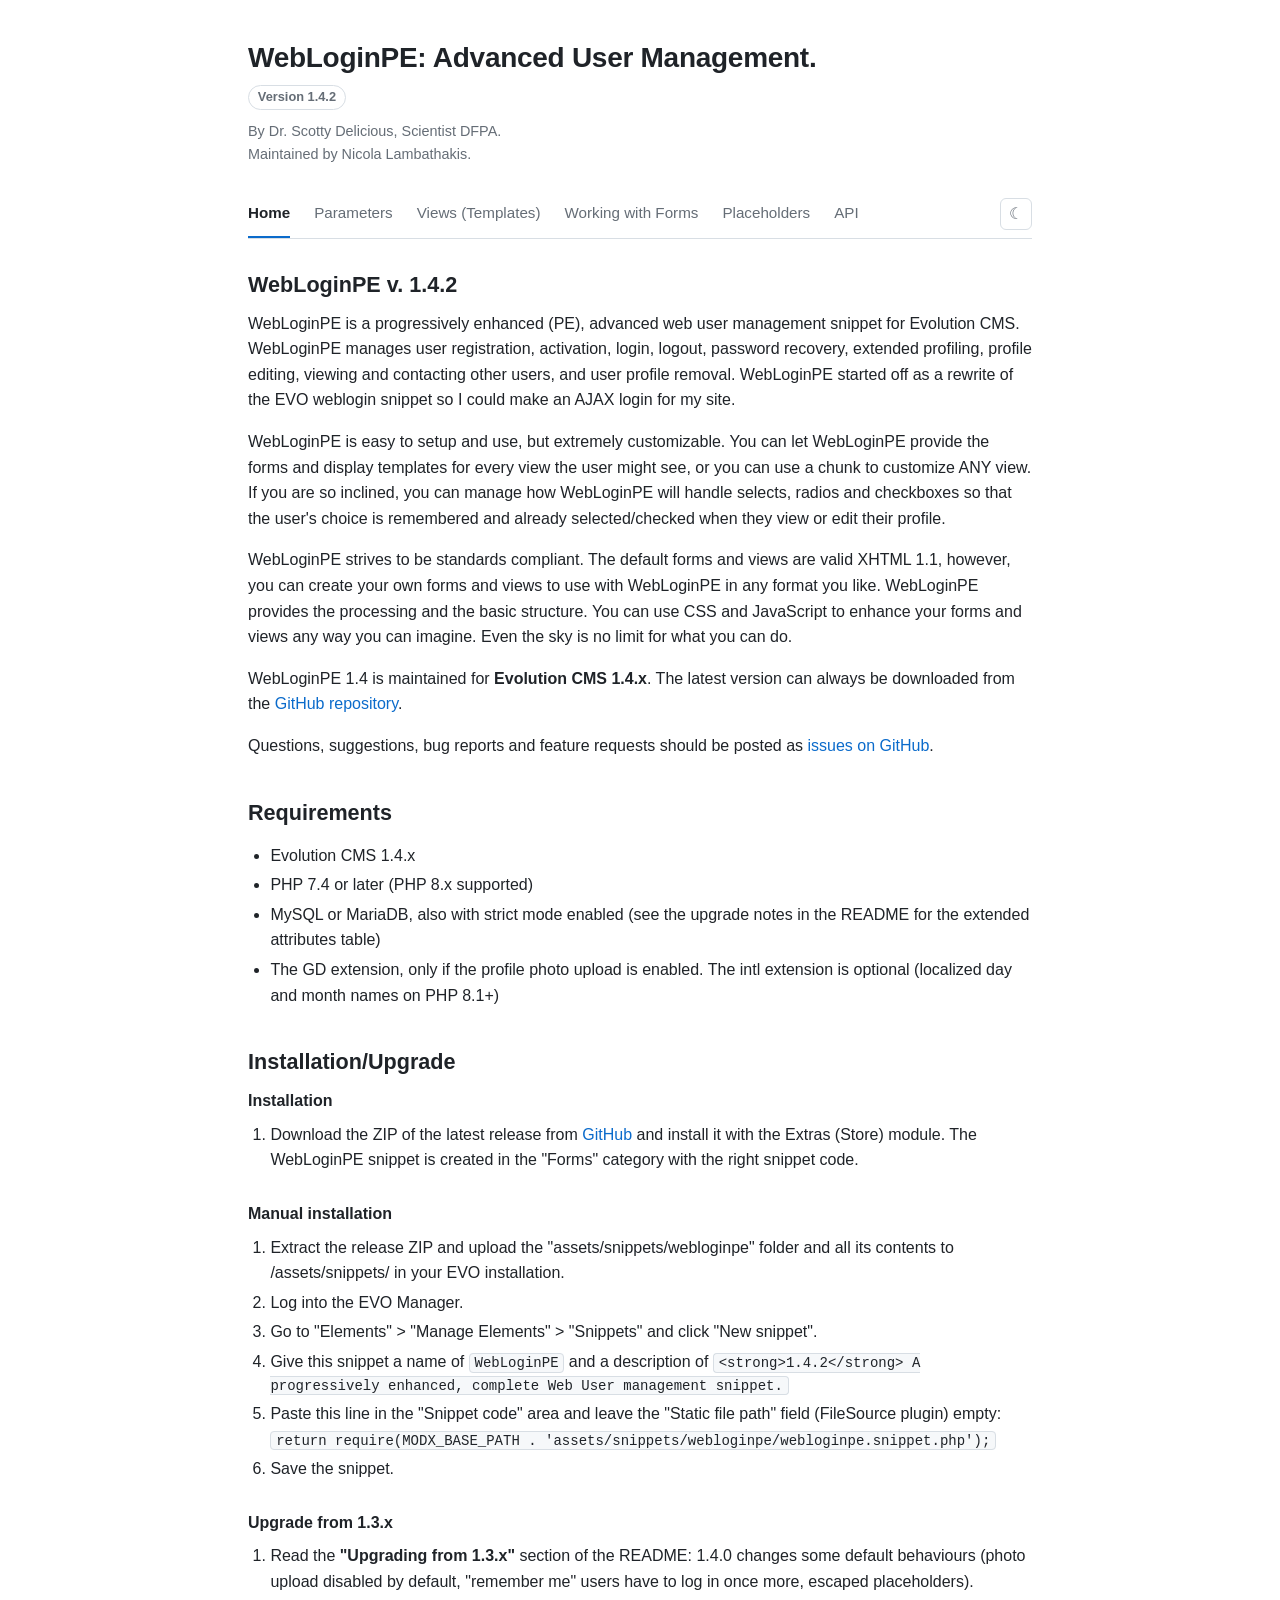
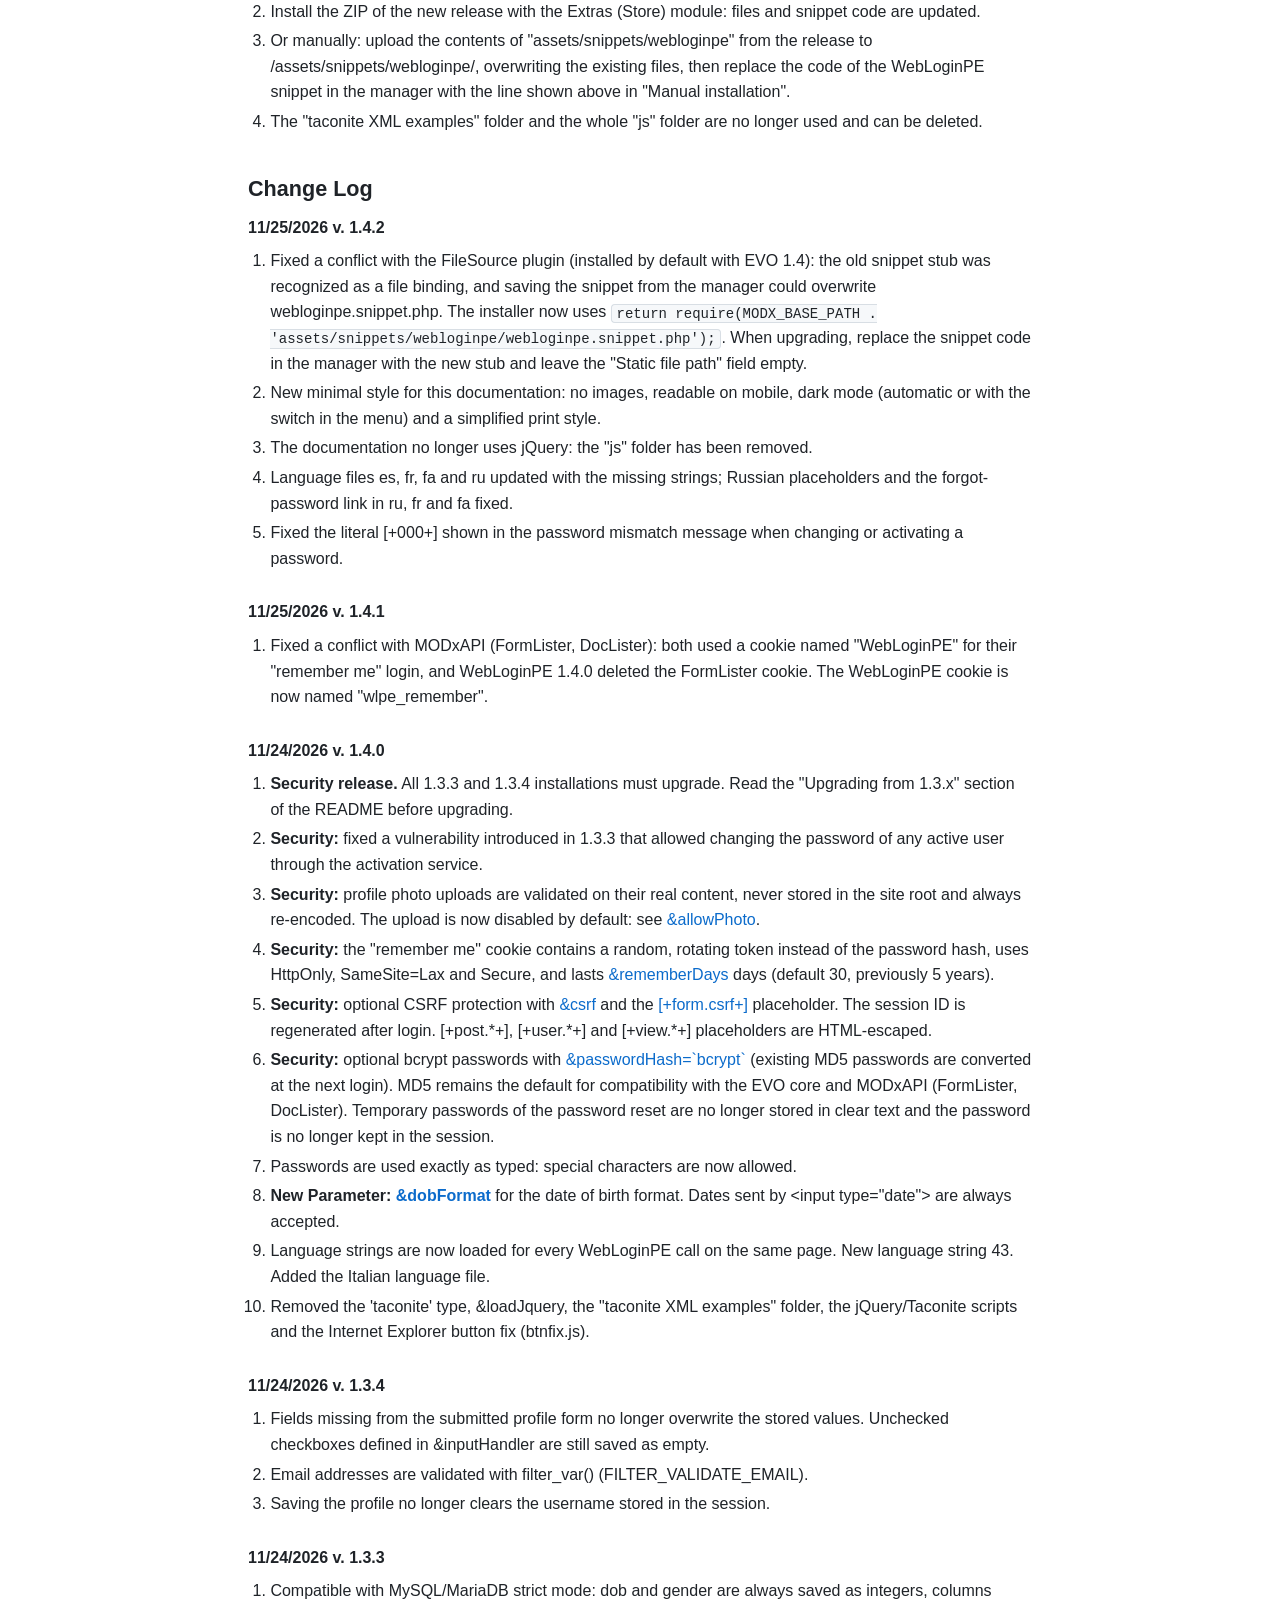
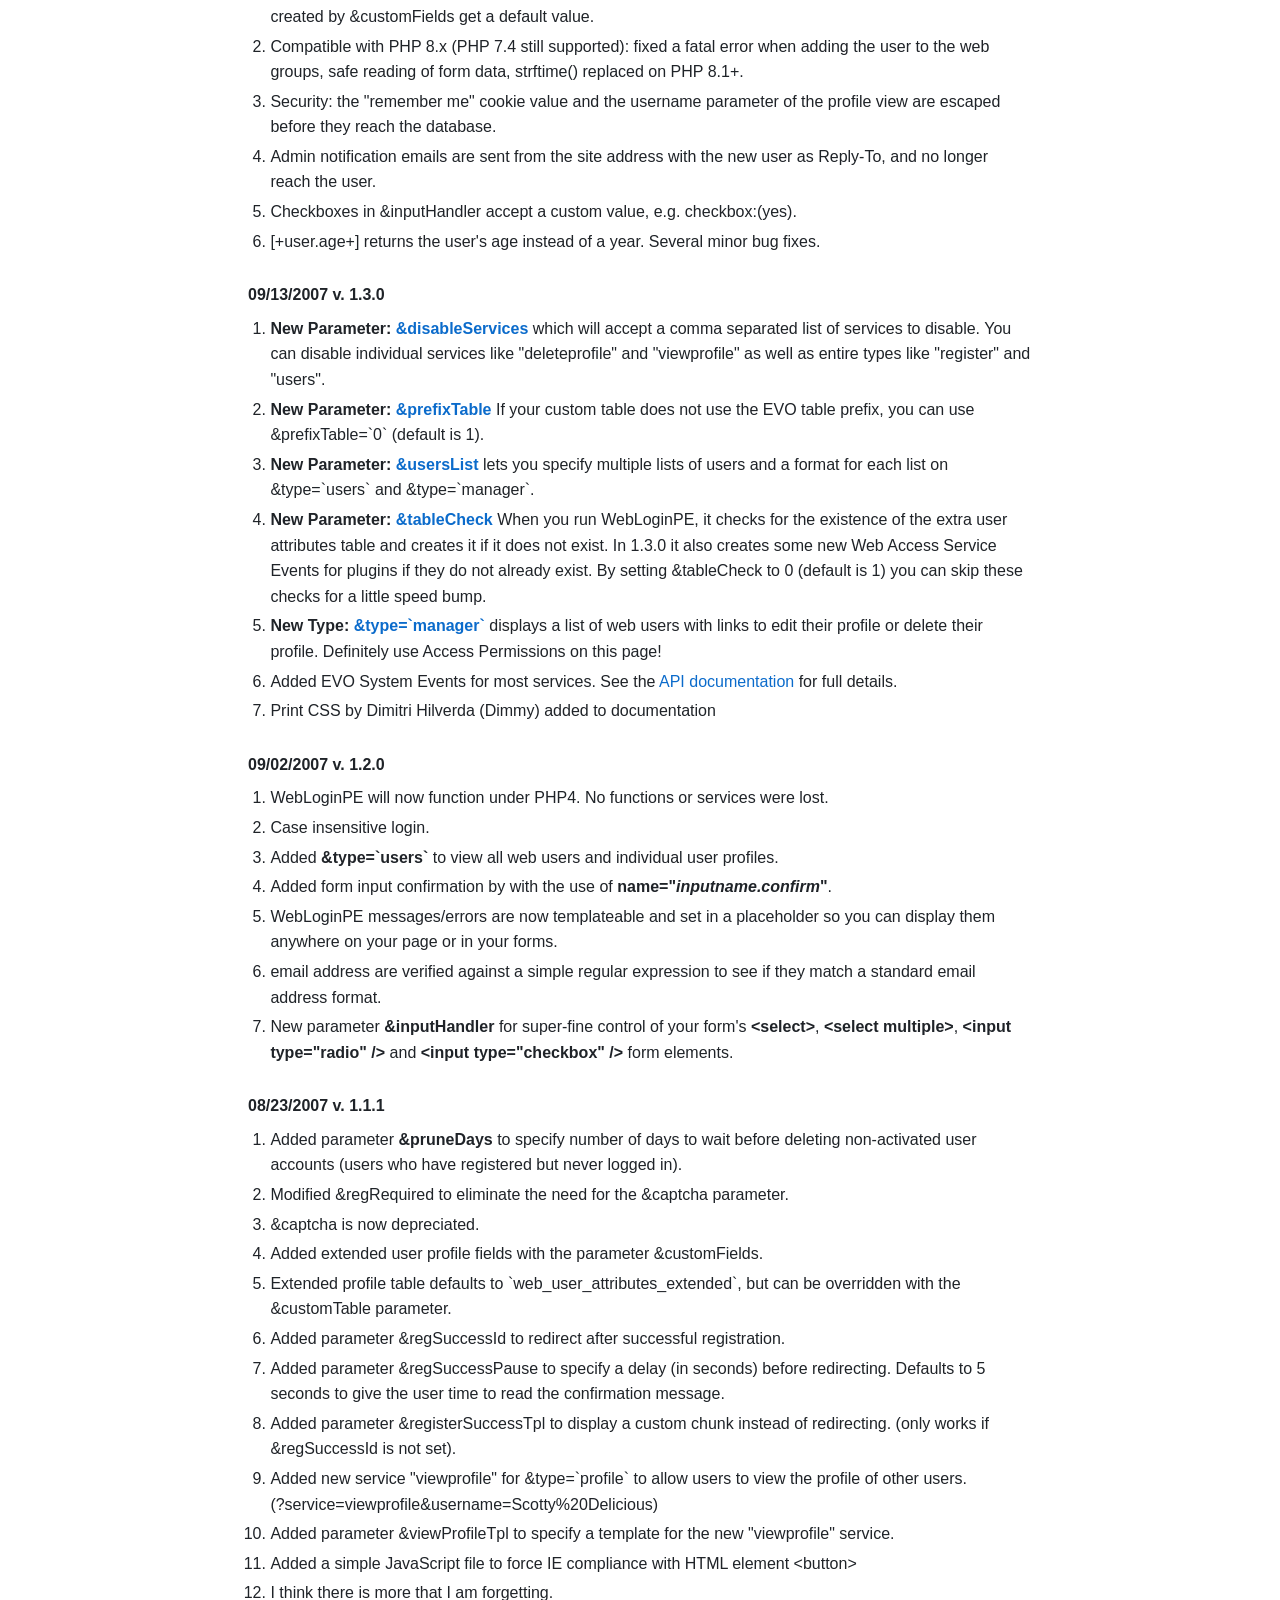
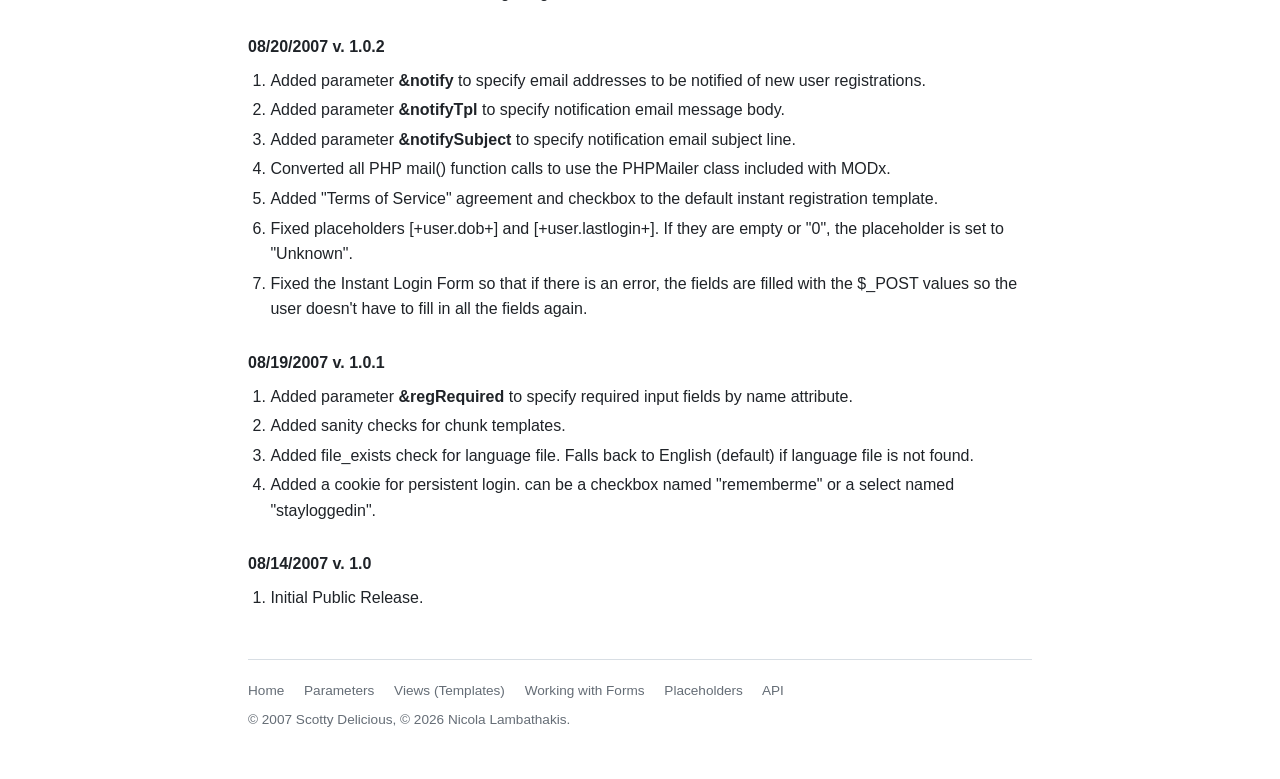
<file: assets/snippets/webloginpe/docs/index.html>
<!DOCTYPE html PUBLIC "-//W3C//DTD XHTML 1.0 Transitional//EN"
	"http://www.w3.org/TR/xhtml1/DTD/xhtml1-transitional.dtd">

<html xmlns="http://www.w3.org/1999/xhtml" xml:lang="en" lang="en">
<head>
	<meta http-equiv="Content-Type" content="text/html; charset=utf-8"/>

	<title>WebLoginPE: Documentation</title>
	<script type="text/javascript" src="style/webloginpe.js"></script>
	<link rel="stylesheet" href="style/webloginpe.css" type="text/css" media="screen" title="WebLoginPE [Screen]" charset="utf-8">
	<link rel="alternate stylesheet" href="style/webloginpe.print.css" type="text/css" media="print,all" title="WebLoginPE [Print]" charset="utf-8">
	
</head>

<body>
	<div id="wrapper">
		<div id="head">
			<h1>WebLoginPE: Advanced User Management.</h1>
			<h2>Version 1.4.2</h2>
			<h3>By Dr. Scotty Delicious, Scientist DFPA. <br/>Maintained by Nicola Lambathakis.</h3>
		</div>
		<div id="select">
			<ul id="menu">
				<li><a class="here" href="index.html"><span>Home</span>:</a></li>
				<li><a href="parameters.html"><span>Parameters</span></a></li>
				<li><a href="views.html"><span>Views (Templates)</span></a></li>
				<li><a href="forms.html"><span>Working with Forms</span></a></li>
				<li><a href="placeholders.html"><span>Placeholders</span></a></li>
				<li><a href="api.html"><span>API</span></a></li>
			</ul>
		</div>
		<div id="content">
			<h4>WebLoginPE v. 1.4.2</h4>
			<p>
				WebLoginPE is a progressively enhanced (PE), advanced web user management snippet for Evolution CMS. WebLoginPE manages user registration, activation, login, logout, password recovery, extended profiling, profile editing, viewing and contacting other users, and user profile removal. WebLoginPE started off as a rewrite of the EVO weblogin snippet so I could make an AJAX login for my site.
			</p>
			<p>
				WebLoginPE is easy to setup and use, but extremely customizable. You can let WebLoginPE provide the forms and display templates for every view the user might see, or you can use a chunk to customize ANY view. If you are so inclined, you can manage how WebLoginPE will handle selects, radios and checkboxes so that the user's choice is remembered and already selected/checked when they view or edit their profile.
			</p>
			<p>
				WebLoginPE strives to be standards compliant. The default forms and views are valid XHTML 1.1, however, you can create your own forms and views to use with WebLoginPE in any format you like. WebLoginPE provides the processing and the basic structure. You can use CSS and JavaScript to enhance your forms and views any way you can imagine. Even the sky is no limit for what you can do.
			</p>
			<p>
				WebLoginPE 1.4 is maintained for <strong>Evolution CMS 1.4.x</strong>. The latest version can always be downloaded from the <a href="https://github.com/Nicola1971/WebloginPE">GitHub repository</a>.
			</p>
			<p>
				Questions, suggestions, bug reports and feature requests should be posted as <a href="https://github.com/Nicola1971/WebloginPE/issues">issues on GitHub</a>.
			</p>
			<h4>Requirements</h4>
			<ul>
				<li>Evolution CMS 1.4.x</li>
				<li>PHP 7.4 or later (PHP 8.x supported)</li>
				<li>MySQL or MariaDB, also with strict mode enabled (see the upgrade notes in the README for the extended attributes table)</li>
				<li>The GD extension, only if the profile photo upload is enabled. The intl extension is optional (localized day and month names on PHP 8.1+)</li>
			</ul>
			<h4>Installation/Upgrade</h4>
			<ol><h5>Installation</h5>
				<li>Download the ZIP of the latest release from <a href="https://github.com/Nicola1971/WebloginPE/releases">GitHub</a> and install it with the Extras (Store) module. The WebLoginPE snippet is created in the "Forms" category with the right snippet code.</li>
			</ol>
			<ol><h5>Manual installation</h5>
				<li>Extract the release ZIP and upload the "assets/snippets/webloginpe" folder and all its contents to /assets/snippets/ in your EVO installation.</li>
				<li>Log into the EVO Manager.</li>
				<li>Go to "Elements" &gt; "Manage Elements" &gt; "Snippets" and click "New snippet".</li>
				<li>Give this snippet a name of <code>WebLoginPE</code> and a description of <code>&lt;strong&gt;1.4.2&lt;/strong&gt; A progressively enhanced, complete Web User management snippet.</code></li>
				<li>Paste this line in the "Snippet code" area and leave the "Static file path" field (FileSource plugin) empty: <code>return require(MODX_BASE_PATH . 'assets/snippets/webloginpe/webloginpe.snippet.php');</code></li>
				<li>Save the snippet.</li>
			</ol>
			<ol><h5>Upgrade from 1.3.x</h5>
				<li>Read the <strong>"Upgrading from 1.3.x"</strong> section of the README: 1.4.0 changes some default behaviours (photo upload disabled by default, "remember me" users have to log in once more, escaped placeholders).</li>
				<li>Install the ZIP of the new release with the Extras (Store) module: files and snippet code are updated.</li>
				<li>Or manually: upload the contents of "assets/snippets/webloginpe" from the release to /assets/snippets/webloginpe/, overwriting the existing files, then replace the code of the WebLoginPE snippet in the manager with the line shown above in "Manual installation".</li>
				<li>The "taconite XML examples" folder and the whole "js" folder are no longer used and can be deleted.</li>
			</ol>
			
			<h4>Change Log</h4>
            <ol><h5>11/25/2026 v. 1.4.2</h5>
            <li>Fixed a conflict with the FileSource plugin (installed by default with EVO 1.4): the old snippet stub was recognized as a file binding, and saving the snippet from the manager could overwrite webloginpe.snippet.php. The installer now uses <code>return require(MODX_BASE_PATH . 'assets/snippets/webloginpe/webloginpe.snippet.php');</code>. When upgrading, replace the snippet code in the manager with the new stub and leave the "Static file path" field empty.</li>
            <li>New minimal style for this documentation: no images, readable on mobile, dark mode (automatic or with the switch in the menu) and a simplified print style.</li>
            <li>The documentation no longer uses jQuery: the "js" folder has been removed.</li>
            <li>Language files es, fr, fa and ru updated with the missing strings; Russian placeholders and the forgot-password link in ru, fr and fa fixed.</li>
            <li>Fixed the literal [+000+] shown in the password mismatch message when changing or activating a password.</li>
            </ol>
			<ol><h5>11/25/2026 v. 1.4.1</h5>
                <li>Fixed a conflict with MODxAPI (FormLister, DocLister): both used a cookie named "WebLoginPE" for their "remember me" login, and WebLoginPE 1.4.0 deleted the FormLister cookie. The WebLoginPE cookie is now named "wlpe_remember".</li>
            </ol>
             <ol><h5>11/24/2026 v. 1.4.0</h5>
                <li><strong>Security release.</strong> All 1.3.3 and 1.3.4 installations must upgrade. Read the "Upgrading from 1.3.x" section of the README before upgrading.</li>
                <li><strong>Security:</strong> fixed a vulnerability introduced in 1.3.3 that allowed changing the password of any active user through the activation service.</li>
                <li><strong>Security:</strong> profile photo uploads are validated on their real content, never stored in the site root and always re-encoded. The upload is now disabled by default: see <a href="parameters.html#allowPhoto">&amp;allowPhoto</a>.</li>
                <li><strong>Security:</strong> the "remember me" cookie contains a random, rotating token instead of the password hash, uses HttpOnly, SameSite=Lax and Secure, and lasts <a href="parameters.html#rememberDays">&amp;rememberDays</a> days (default 30, previously 5 years).</li>
                <li><strong>Security:</strong> optional CSRF protection with <a href="parameters.html#csrf">&amp;csrf</a> and the <a href="placeholders.html">[+form.csrf+]</a> placeholder. The session ID is regenerated after login. [+post.*+], [+user.*+] and [+view.*+] placeholders are HTML-escaped.</li>
                <li><strong>Security:</strong> optional bcrypt passwords with <a href="parameters.html#passwordHash">&amp;passwordHash=`bcrypt`</a> (existing MD5 passwords are converted at the next login). MD5 remains the default for compatibility with the EVO core and MODxAPI (FormLister, DocLister). Temporary passwords of the password reset are no longer stored in clear text and the password is no longer kept in the session.</li>
                <li>Passwords are used exactly as typed: special characters are now allowed.</li>
                <li><strong>New Parameter: <a href="parameters.html#dobFormat">&amp;dobFormat</a></strong> for the date of birth format. Dates sent by &lt;input type=&quot;date&quot;&gt; are always accepted.</li>
                <li>Language strings are now loaded for every WebLoginPE call on the same page. New language string 43. Added the Italian language file.</li>
                <li>Removed the 'taconite' type, &amp;loadJquery, the "taconite XML examples" folder, the jQuery/Taconite scripts and the Internet Explorer button fix (btnfix.js).</li>
            </ol>
			
			<ol><h5>11/24/2026 v. 1.3.4</h5>
				<li>Fields missing from the submitted profile form no longer overwrite the stored values. Unchecked checkboxes defined in &amp;inputHandler are still saved as empty.</li>
				<li>Email addresses are validated with filter_var() (FILTER_VALIDATE_EMAIL).</li>
				<li>Saving the profile no longer clears the username stored in the session.</li>
			</ol>
			
			<ol><h5>11/24/2026 v. 1.3.3</h5>
				<li>Compatible with MySQL/MariaDB strict mode: dob and gender are always saved as integers, columns created by &amp;customFields get a default value.</li>
				<li>Compatible with PHP 8.x (PHP 7.4 still supported): fixed a fatal error when adding the user to the web groups, safe reading of form data, strftime() replaced on PHP 8.1+.</li>
				<li>Security: the "remember me" cookie value and the username parameter of the profile view are escaped before they reach the database.</li>
				<li>Admin notification emails are sent from the site address with the new user as Reply-To, and no longer reach the user.</li>
				<li>Checkboxes in &amp;inputHandler accept a custom value, e.g. checkbox:(yes).</li>
				<li>[+user.age+] returns the user's age instead of a year. Several minor bug fixes.</li>
			</ol>
			
			<ol><h5>09/13/2007 v. 1.3.0</h5>
				<li><strong>New Parameter:<a href="parameters.html#disableServices"> &amp;disableServices</a></strong> which will accept a comma separated list of services to disable. You can disable individual services like "deleteprofile" and "viewprofile" as well as entire types like "register" and "users".</li>
				<li><strong>New Parameter: <a href="parameters.html#prefixTable">&amp;prefixTable</a></strong> If your custom table does not use the EVO table prefix, you can use &amp;prefixTable=`0` (default is 1).</li>
				<li><strong>New Parameter: <a href="parameters.html#usersList">&amp;usersList</a></strong> lets you specify multiple lists of users and a format for each list on &amp;type=`users` and &amp;type=`manager`.</li>
				<li><strong>New Parameter: <a href="parameters.html#tableCheck">&amp;tableCheck</a></strong> When you run WebLoginPE, it checks for the existence of the extra user attributes table and creates it if it does not exist. In 1.3.0 it also creates some new Web Access Service Events for plugins if they do not already exist. By setting &amp;tableCheck to 0 (default is 1) you can skip these checks for a little speed bump.</li>
				<li><strong>New Type: <a href="parameters.html#type">&amp;type=`manager`</a></strong> displays a list of web users with links to edit their profile or delete their profile. Definitely use Access Permissions on this page!</li>
				<li>Added EVO System Events for most services. See the <a href="api.html#events">API documentation</a> for full details.</li>
				<li>Print CSS by Dimitri Hilverda (Dimmy) added to documentation</li>
			</ol>
			
			<ol><h5>09/02/2007 v. 1.2.0</h5>
				<li>WebLoginPE will now function under PHP4. No functions or services were lost.</li>
				<li>Case insensitive login.</li>
				<li>Added <strong>&amp;type=`users`</strong> to view all web users and individual user profiles.</li>
				<li>Added form input confirmation by with the use of <strong>name="<em>inputname.confirm</em>"</strong>.</li>
				<li>WebLoginPE messages/errors are now templateable and set in a placeholder so you can display them anywhere on your page or in your forms.</li>
				<li>email address are verified against a simple regular expression to see if they match a standard email address format.</li>
				<li>New parameter <strong>&amp;inputHandler</strong> for super-fine control of your form's <strong>&lt;select&gt;</strong>, <strong>&lt;select multiple&gt;</strong>, <strong>&lt;input type=&quot;radio&quot; /&gt;</strong> and <strong>&lt;input type=&quot;checkbox&quot; /&gt;</strong> form elements.</li>
			</ol>
			
			<ol><h5>08/23/2007 v. 1.1.1</h5>
				<li>Added parameter <strong>&amp;pruneDays</strong> to specify number of days to wait before deleting non-activated user accounts (users who have registered but never logged in).</li>
				<li>Modified &amp;regRequired to eliminate the need for the &amp;captcha parameter.</li>
				<li>&amp;captcha is now depreciated.</li>
				<li>Added extended user profile fields with the parameter &amp;customFields.</li>
				<li>Extended profile table defaults to `web_user_attributes_extended`, but can be overridden with the &amp;customTable parameter.</li>
				<li>Added parameter &amp;regSuccessId to redirect after successful registration.</li>
				<li>Added parameter &amp;regSuccessPause to specify a delay (in seconds) before redirecting. Defaults to 5 seconds to give the user time to read the confirmation message.</li>
				<li>Added parameter &amp;registerSuccessTpl to display a custom chunk instead of redirecting. (only works if &amp;regSuccessId is not set).</li>
				<li>Added new service "viewprofile" for &amp;type=`profile` to allow users to view the profile of other users.<br />(?service=viewprofile&amp;username=Scotty%20Delicious)</li>
				<li>Added parameter &amp;viewProfileTpl to specify a template for the new "viewprofile" service.</li>
				<li>Added a simple JavaScript file to force IE compliance with HTML element &lt;button&gt;</li>
				<li>I think there is more that I am forgetting.</li>
			</ol>

			<ol><h5>08/20/2007 v. 1.0.2</h5>
				<li>Added parameter <strong>&amp;notify</strong> to specify email addresses to be notified of new user registrations.</li>
				<li>Added parameter <strong>&amp;notifyTpl</strong> to specify notification email message body.</li>
				<li>Added parameter <strong>&amp;notifySubject</strong> to specify notification email subject line.</li>
				<li>Converted all PHP mail() function calls to use the PHPMailer class included with MODx.</li>
				<li>Added "Terms of Service" agreement and checkbox to the default instant registration template.</li>
				<li>Fixed placeholders [+user.dob+] and [+user.lastlogin+]. If they are empty or "0", the placeholder is set to "Unknown".</li>
				<li>Fixed the Instant Login Form so that if there is an error, the fields are filled with the $_POST values so the user doesn't have to fill in all the fields again.</li>
			</ol>

			<ol><h5>08/19/2007 v. 1.0.1</h5>
				<li>Added parameter <strong>&amp;regRequired</strong> to specify required input fields by name attribute.</li>
				<li>Added sanity checks for chunk templates.</li>
				<li>Added file_exists check for language file. Falls back to English (default) if language file is not found.</li>
				<li>Added a cookie for persistent login. can be a checkbox named "rememberme" or a select named "stayloggedin".</li>
			</ol>

			<ol><h5>08/14/2007 v. 1.0</h5>
				<li>Initial Public Release.</li>
			</ol>
		</div>
		<div id="foot">
			<p id="footmenu">
				<a href="index.html">Home</a>
				<a href="parameters.html">Parameters</a>
				<a href="views.html">Views (Templates)</a>
				<a href="forms.html">Working with Forms</a>
				<a href="placeholders.html">Placeholders</a>
				<a href="api.html">API</a>
			</p>
			<p id="credits">&copy; 2007 Scotty Delicious, &copy; 2026 Nicola Lambathakis.</p>
		</div>
	</div>
</body>
</html>
</file>
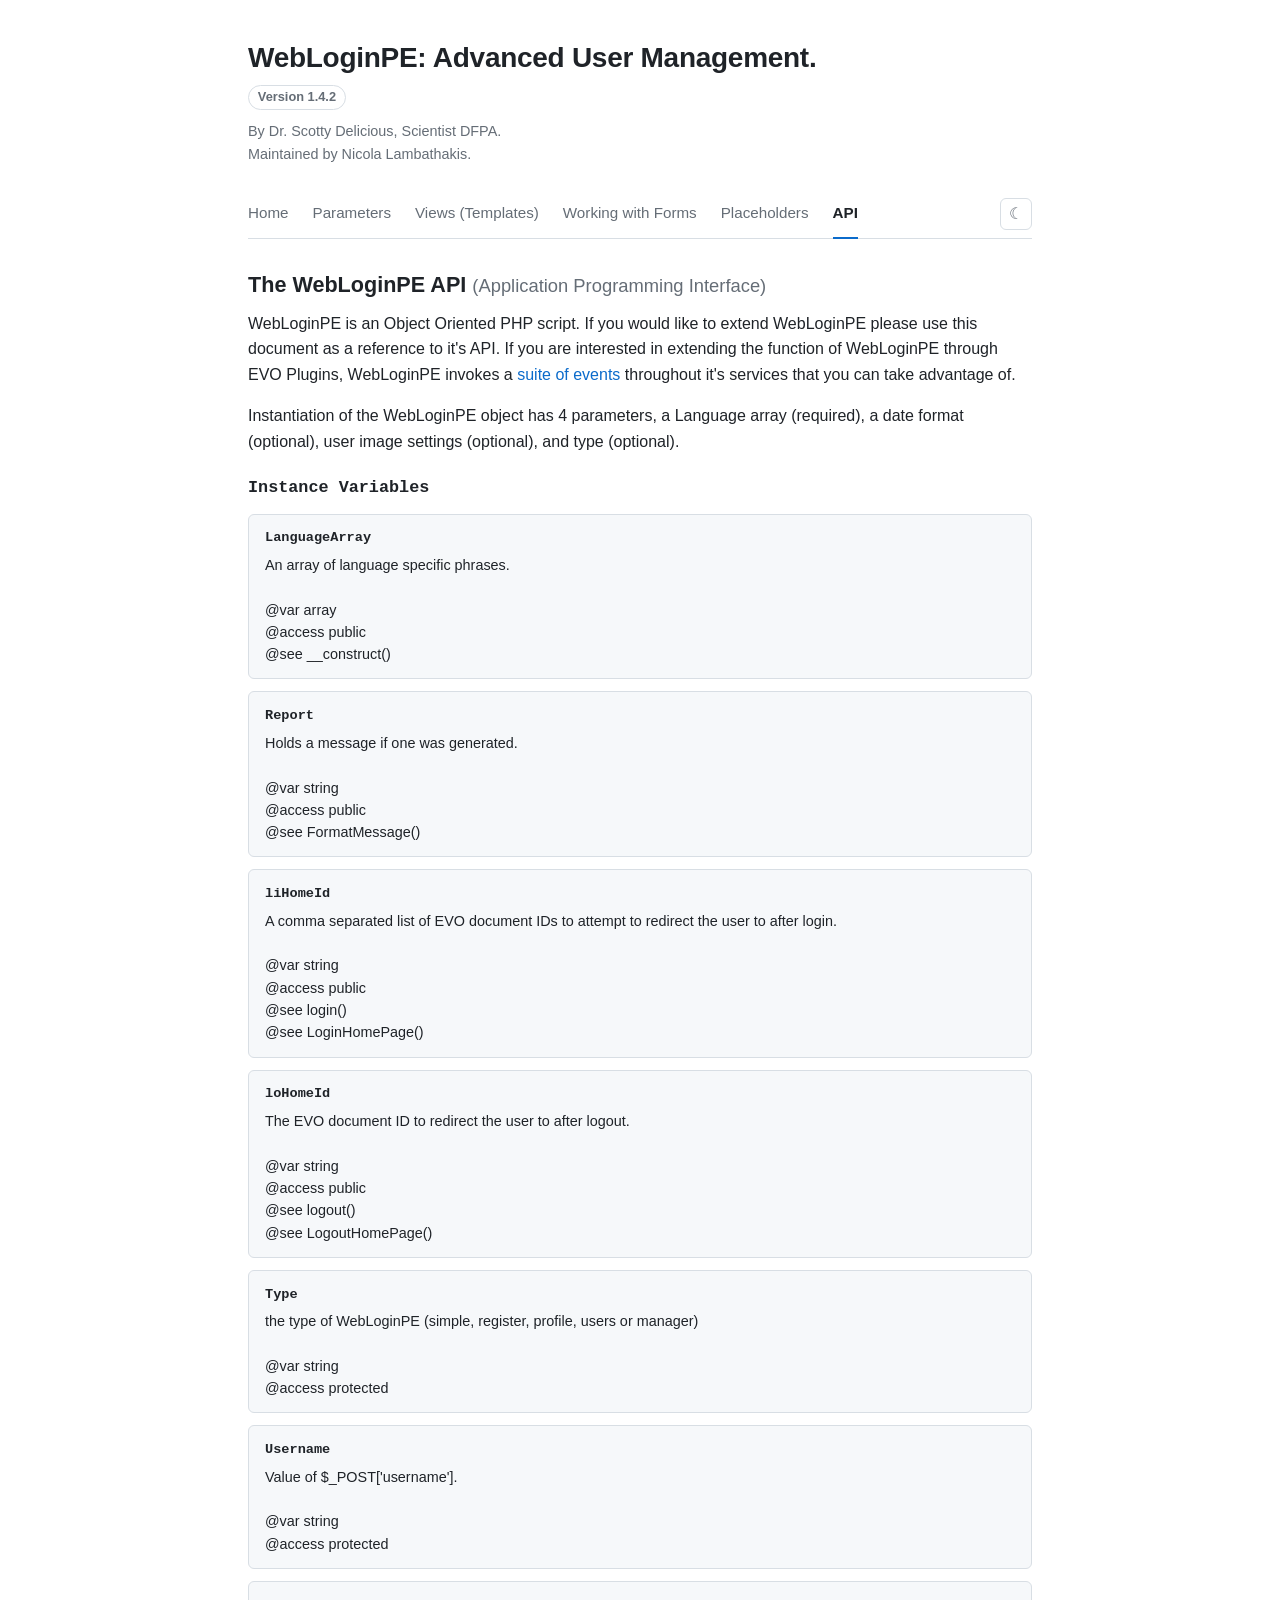
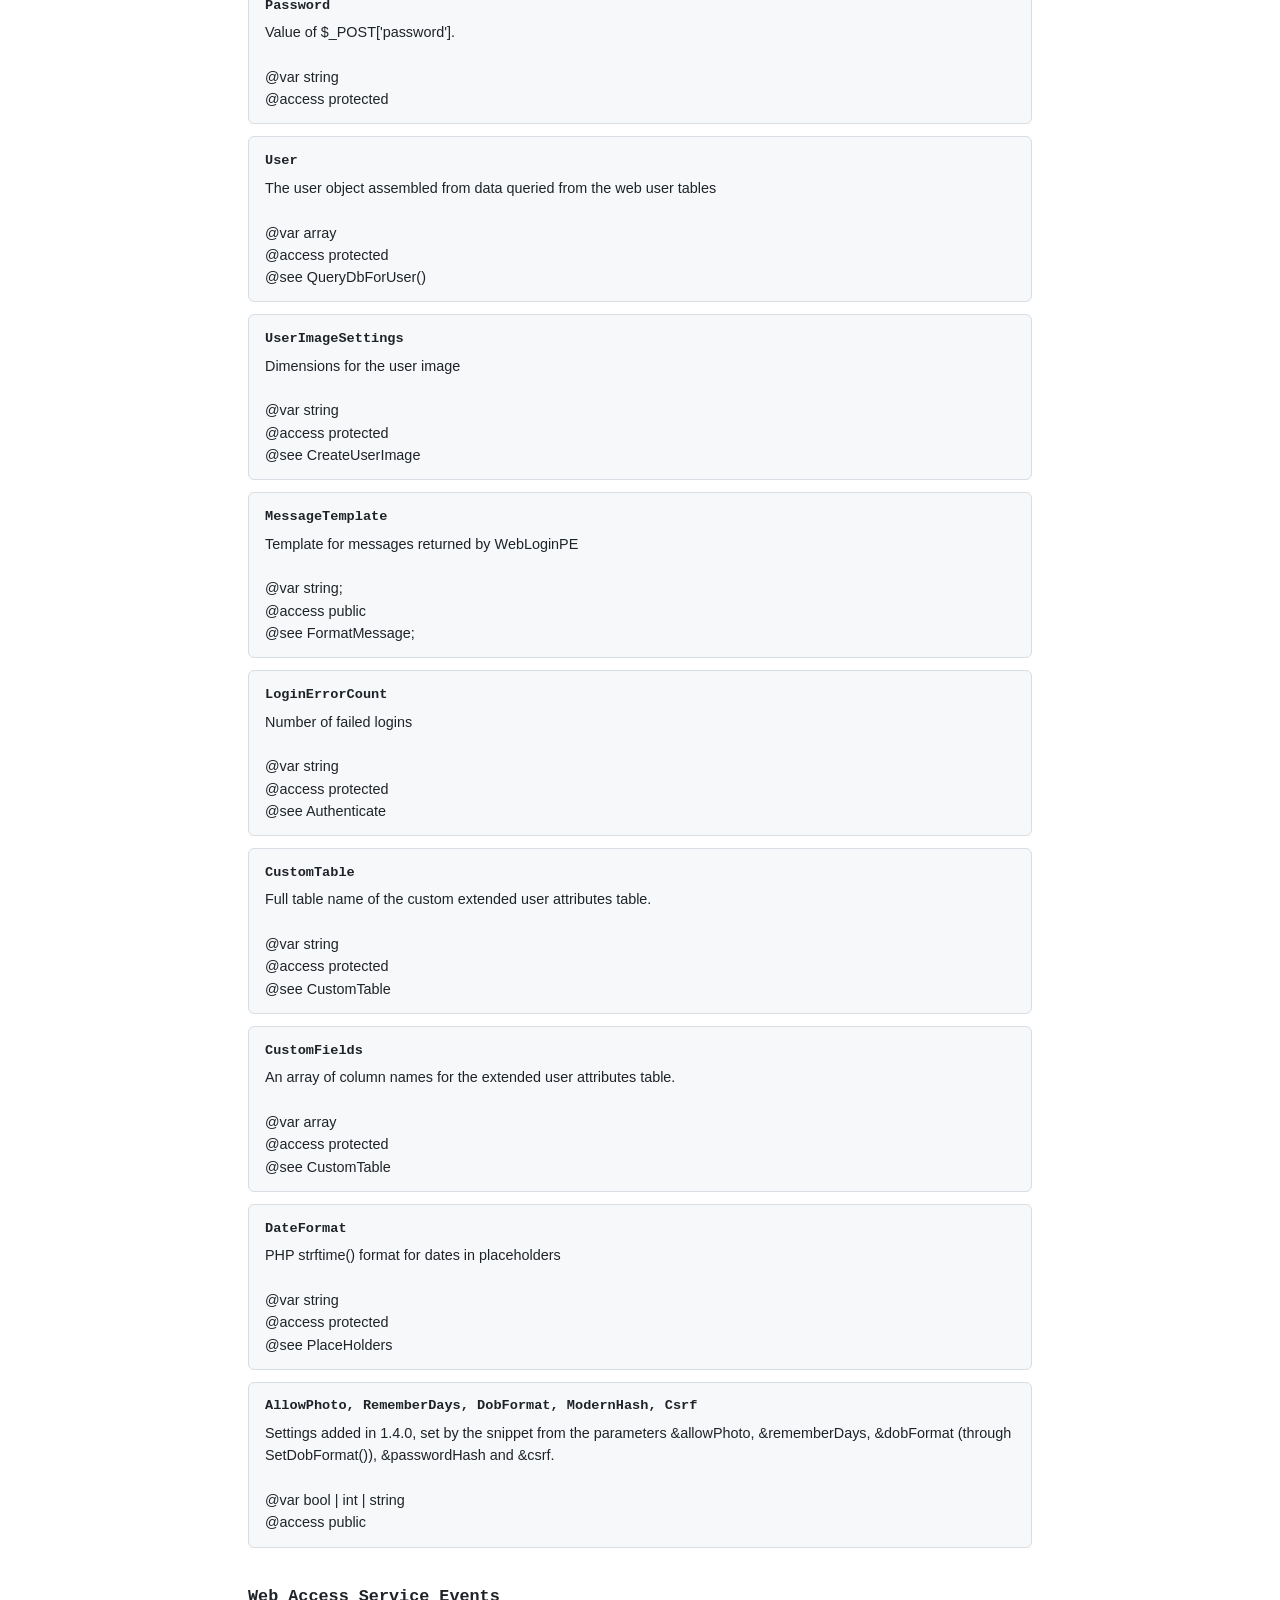
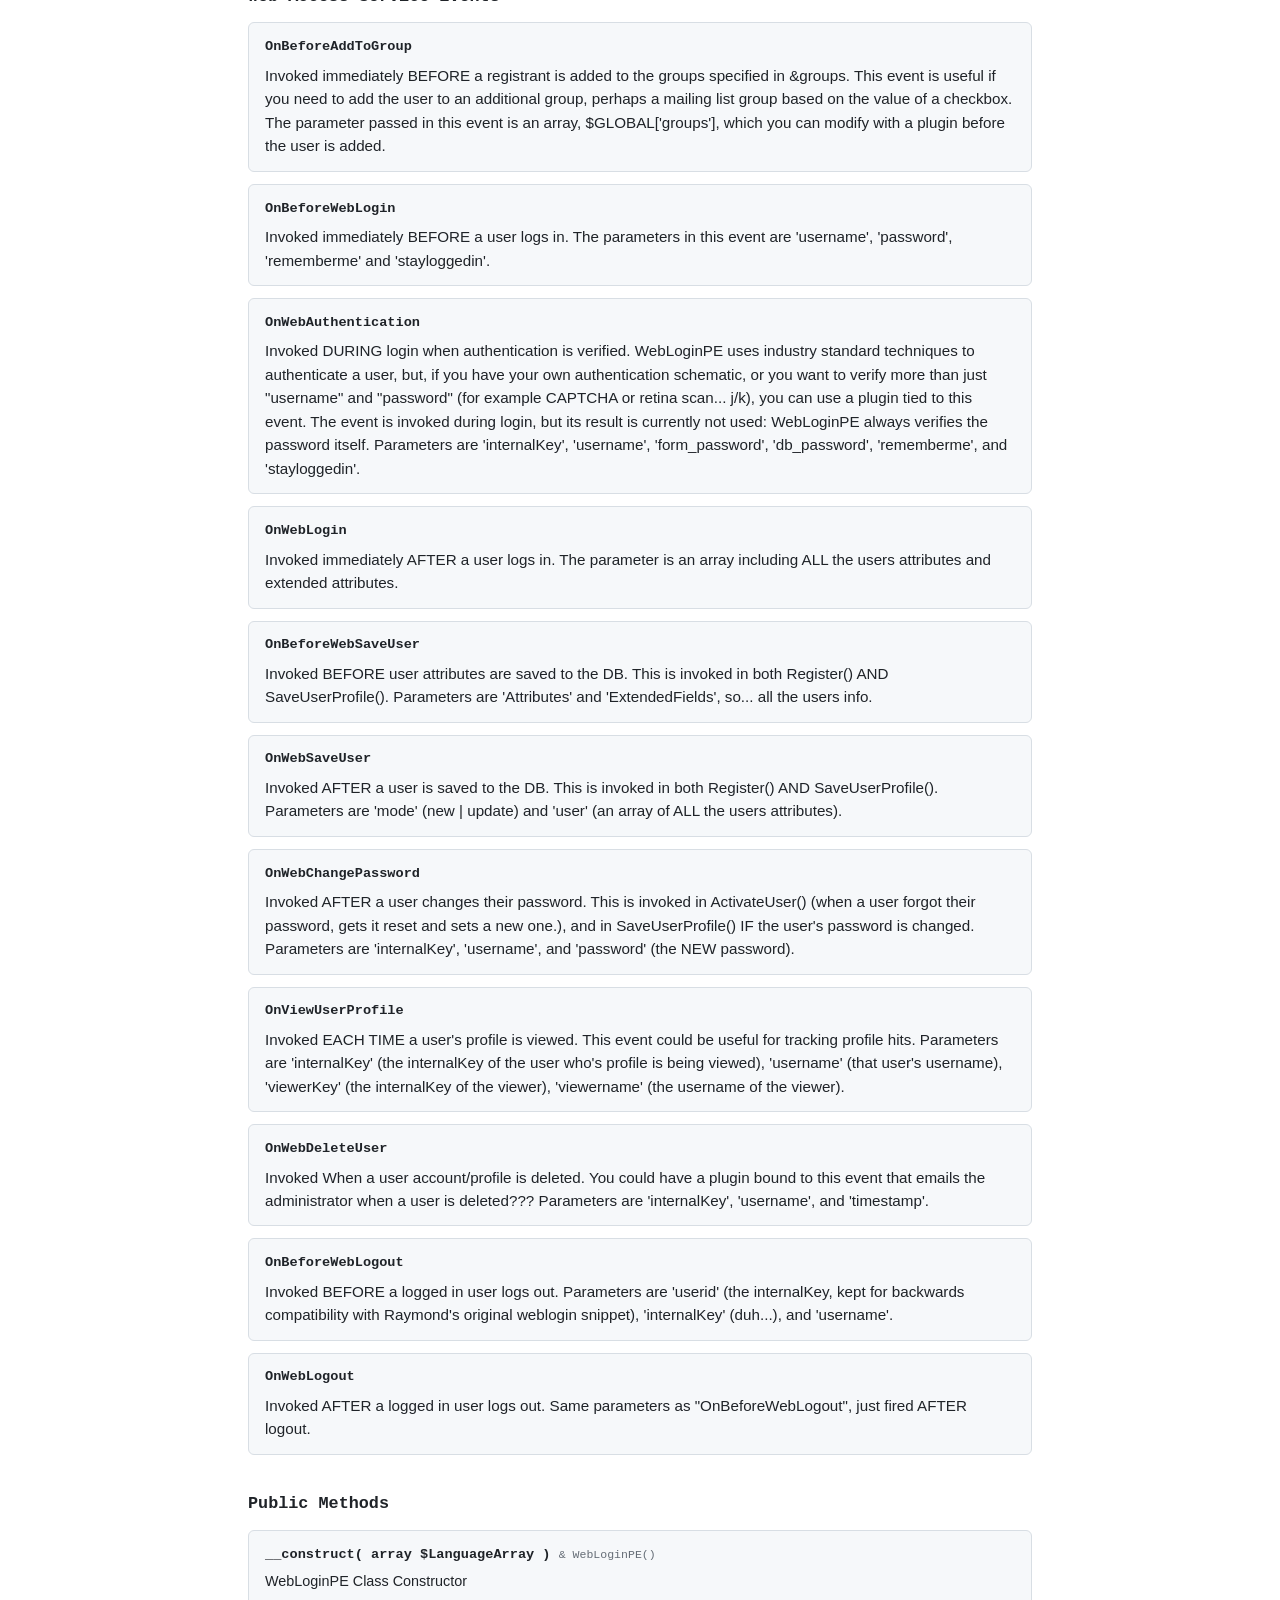
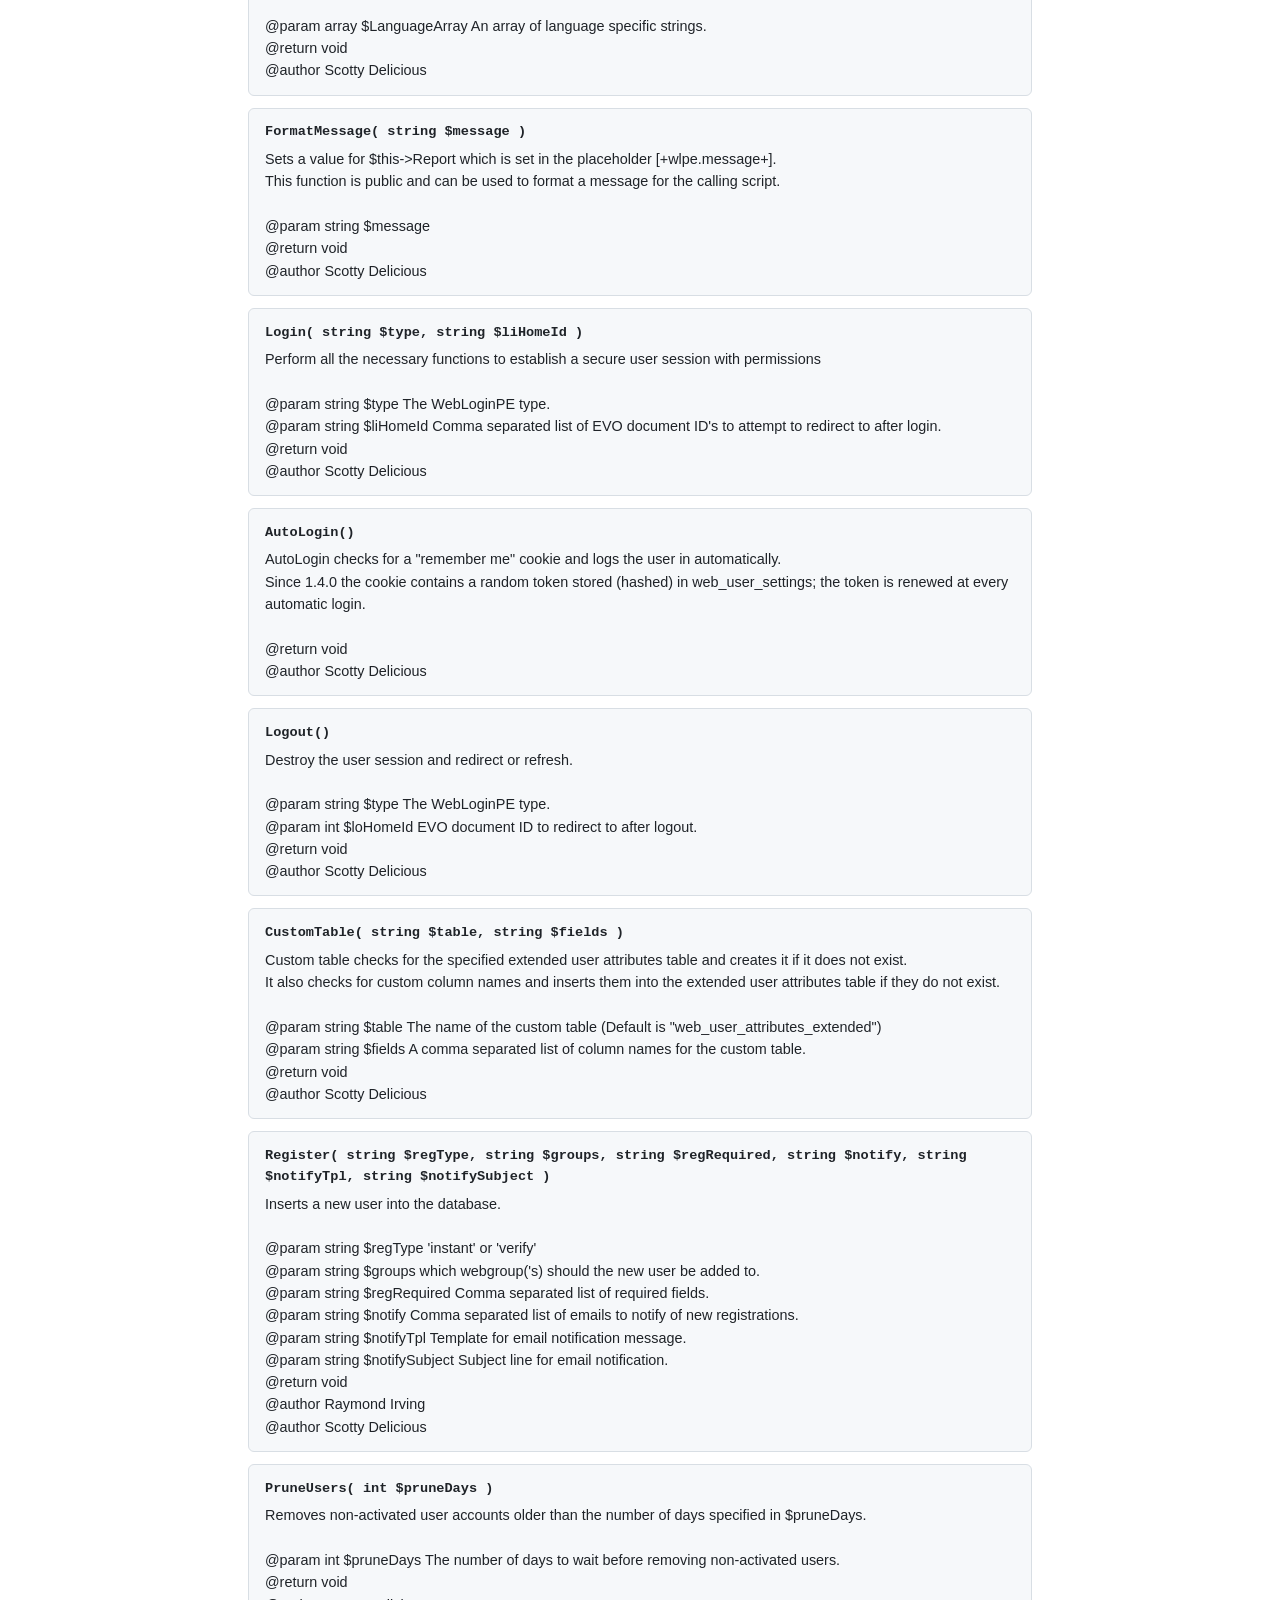
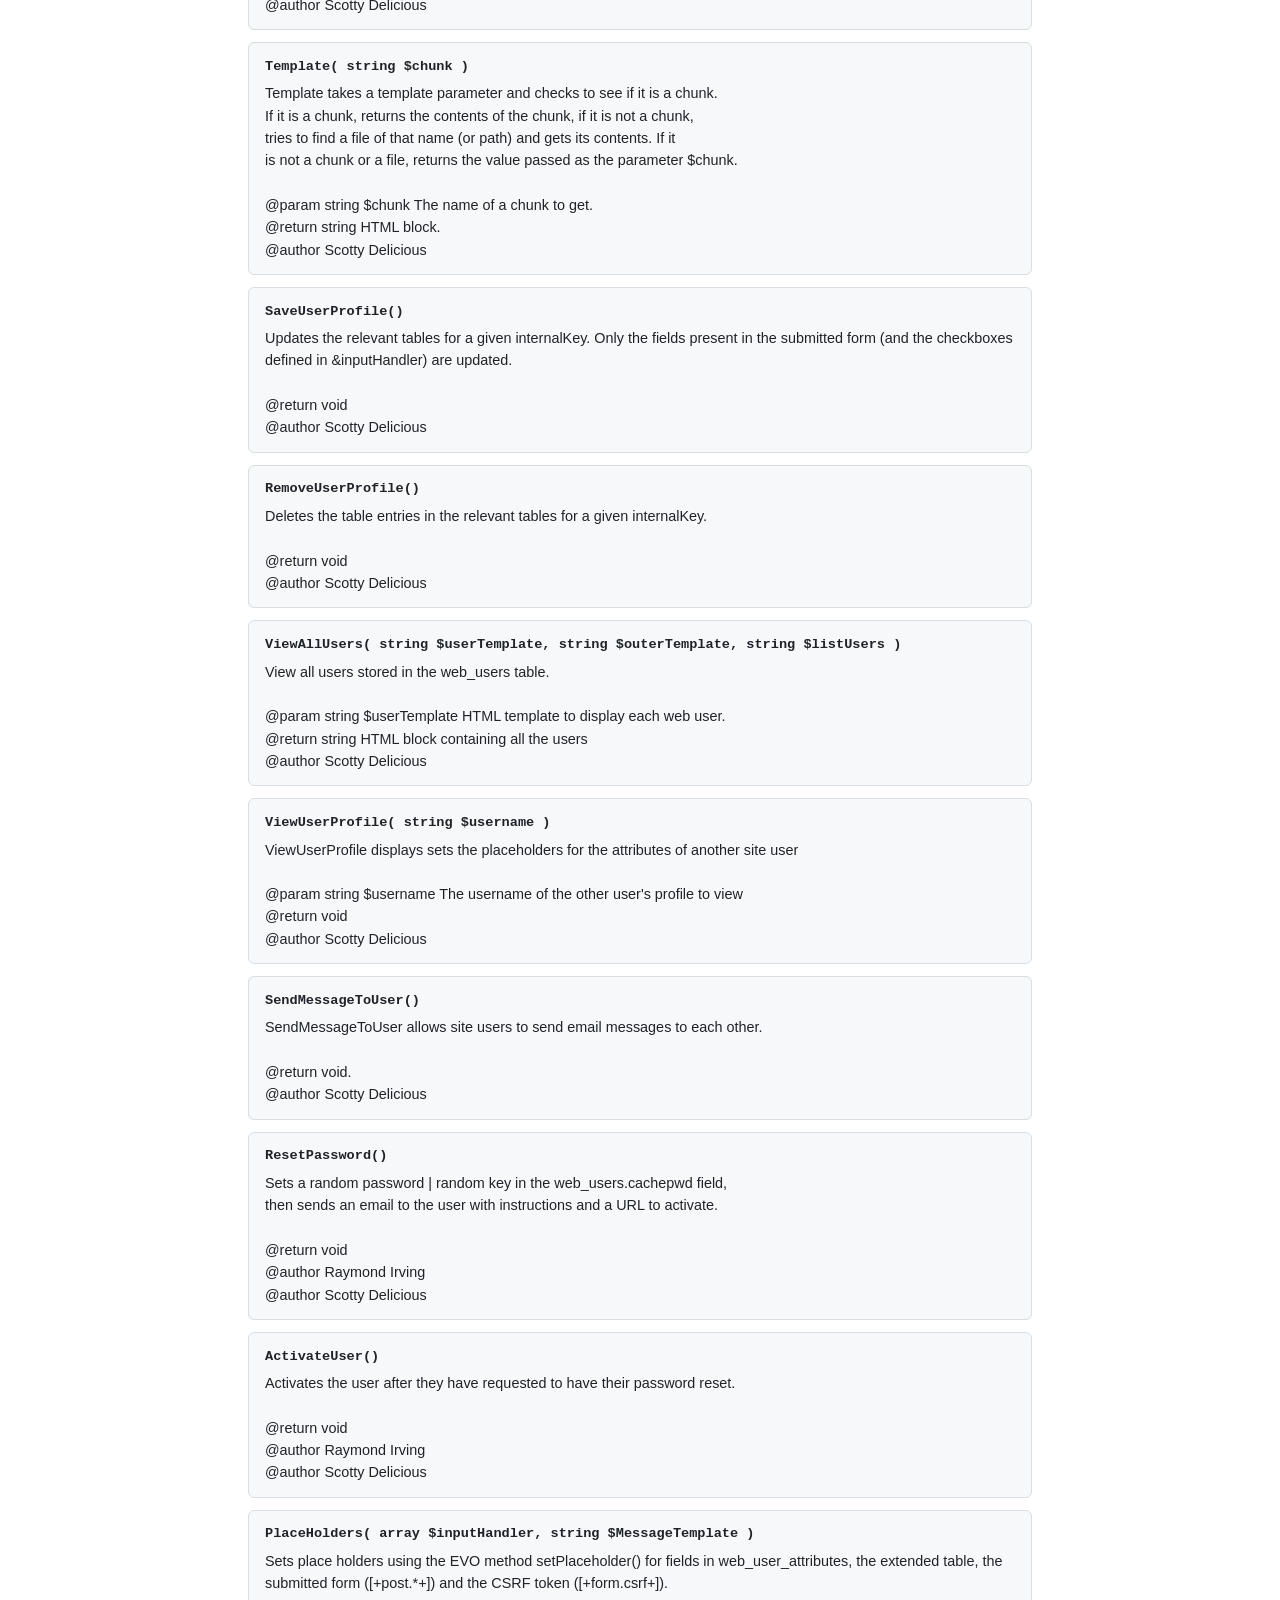
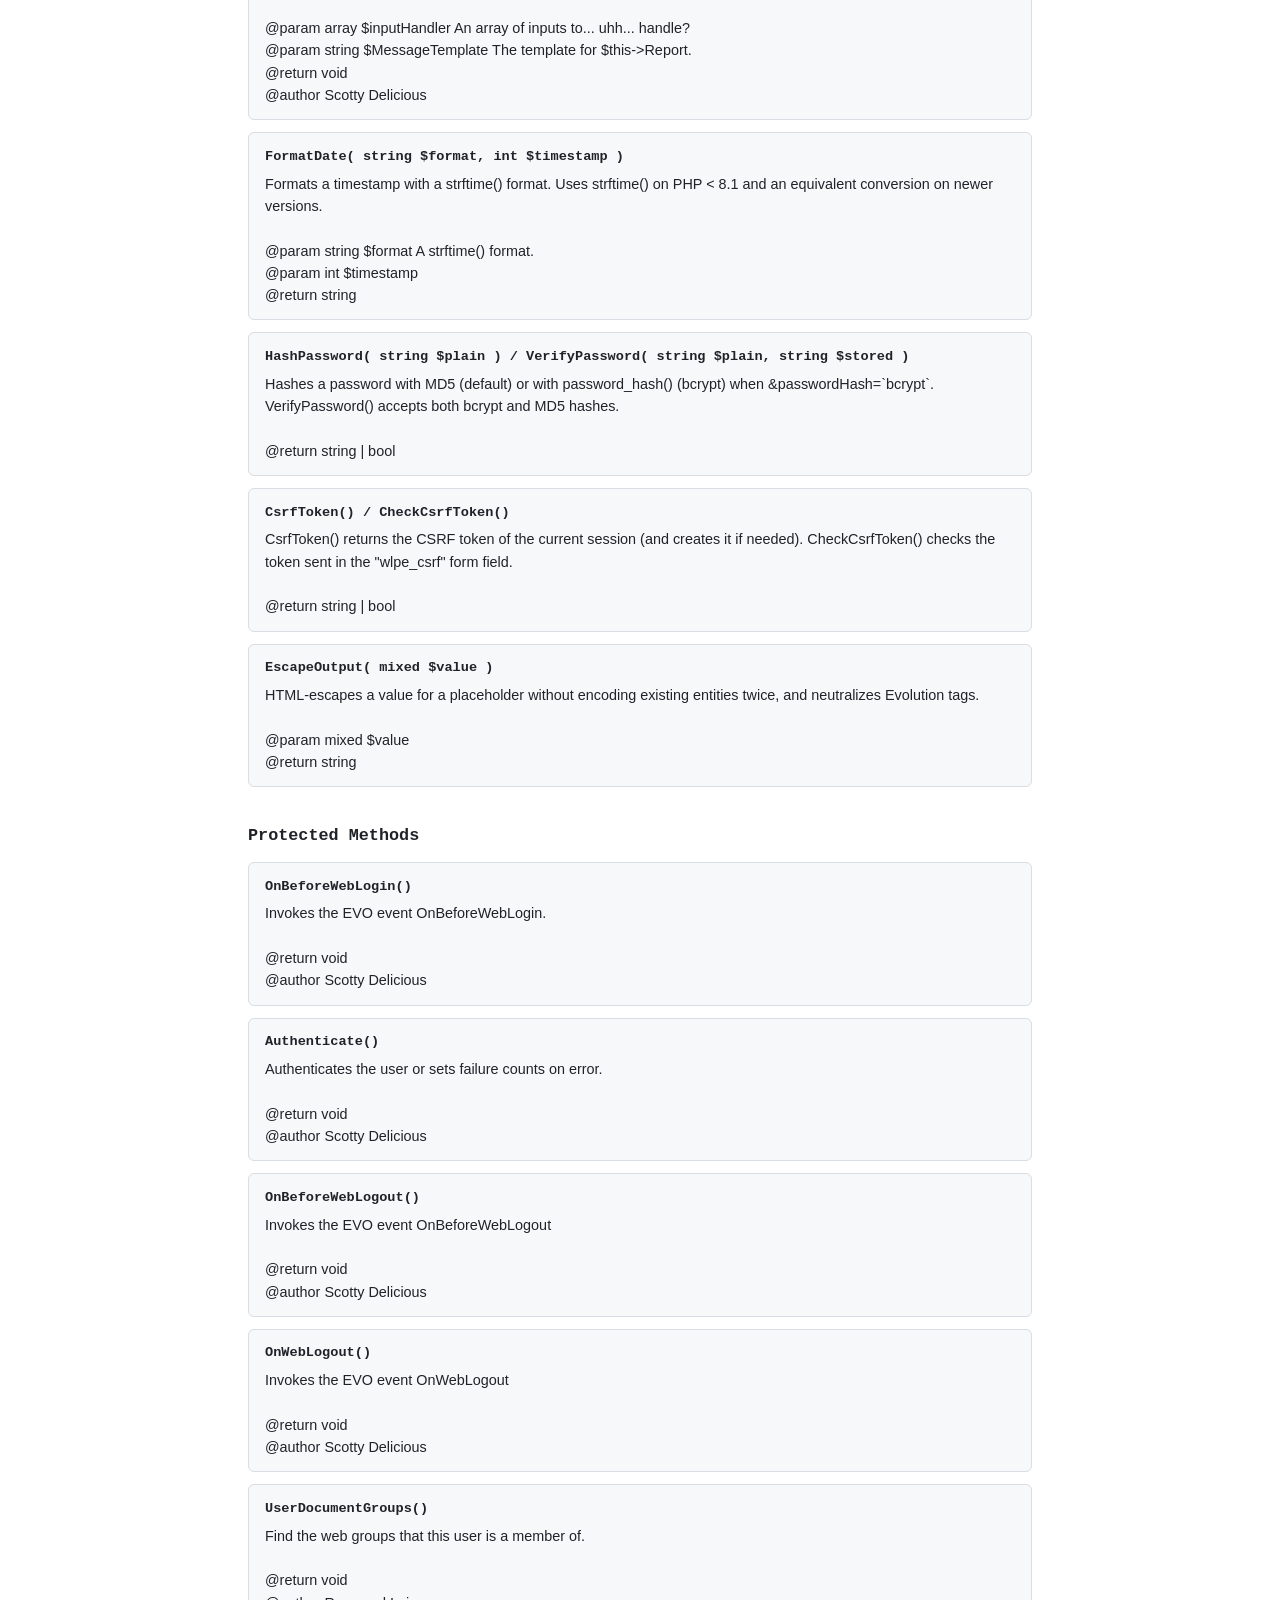
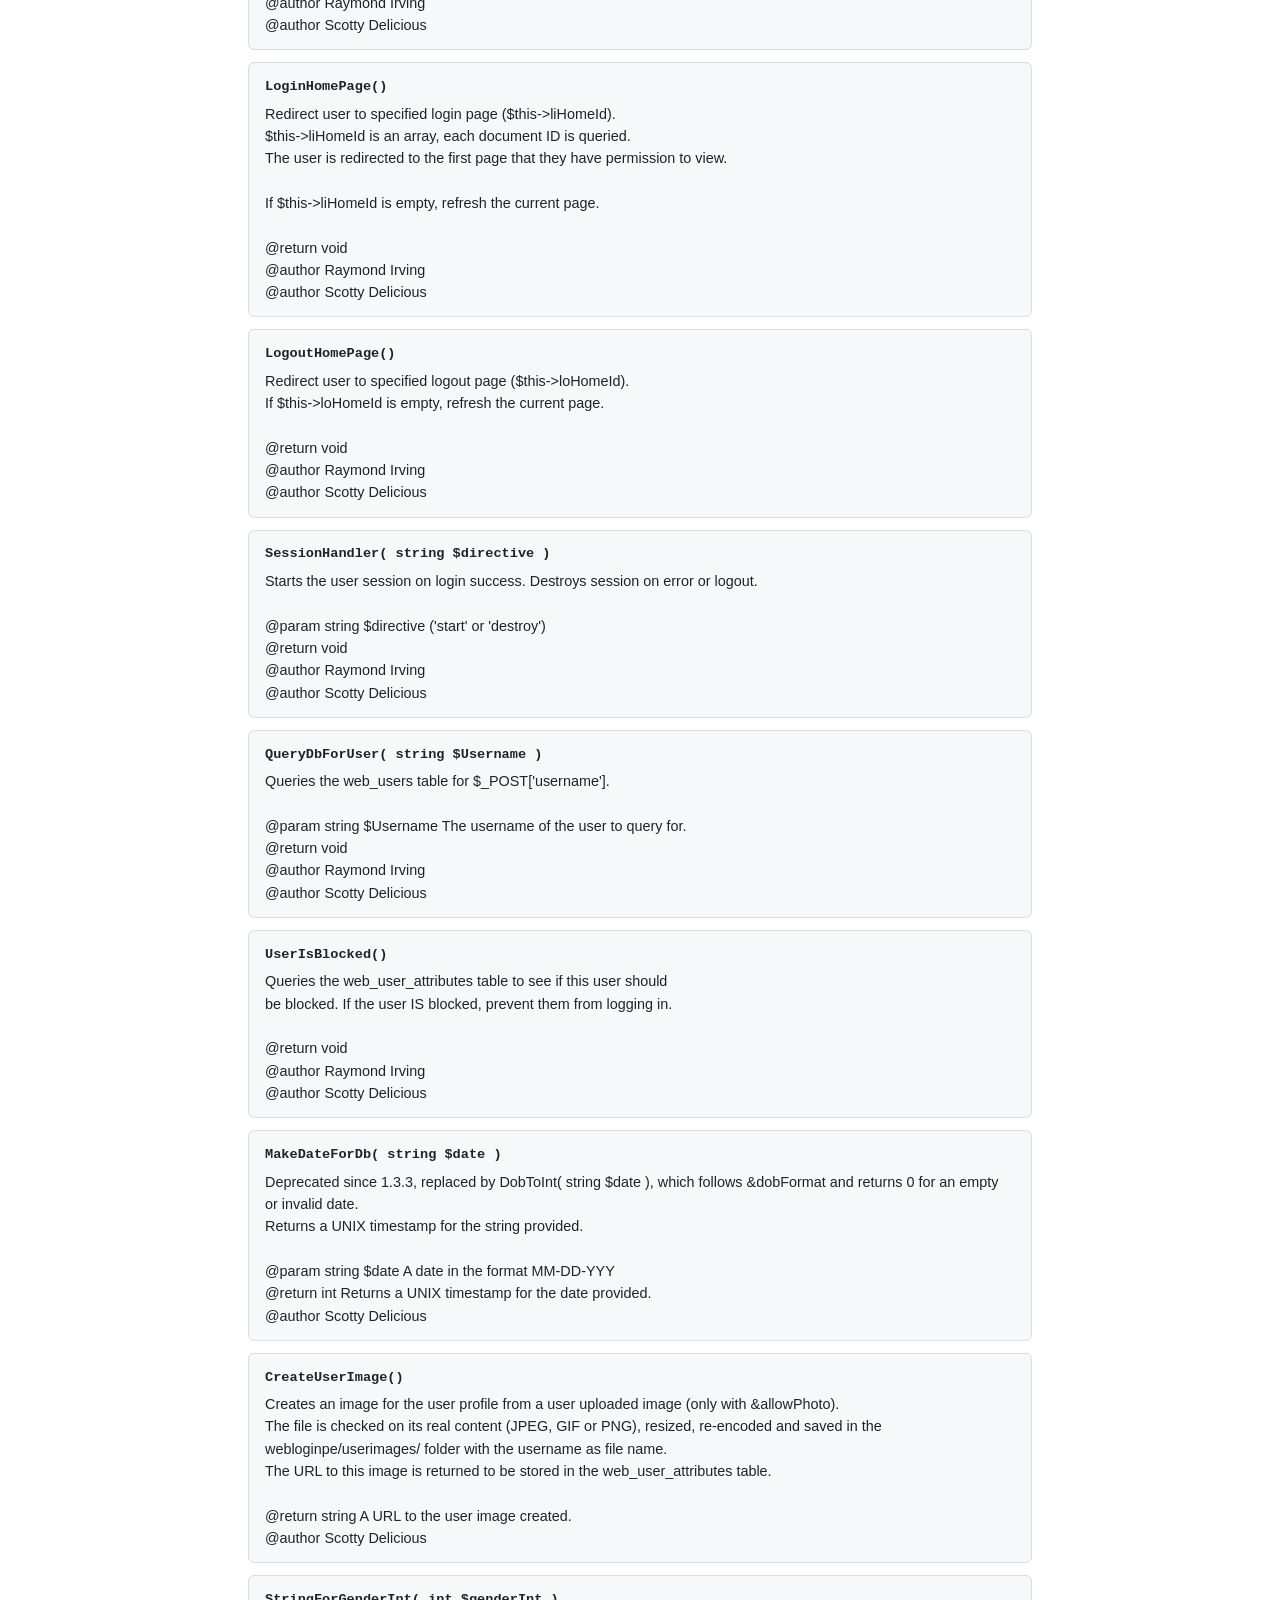
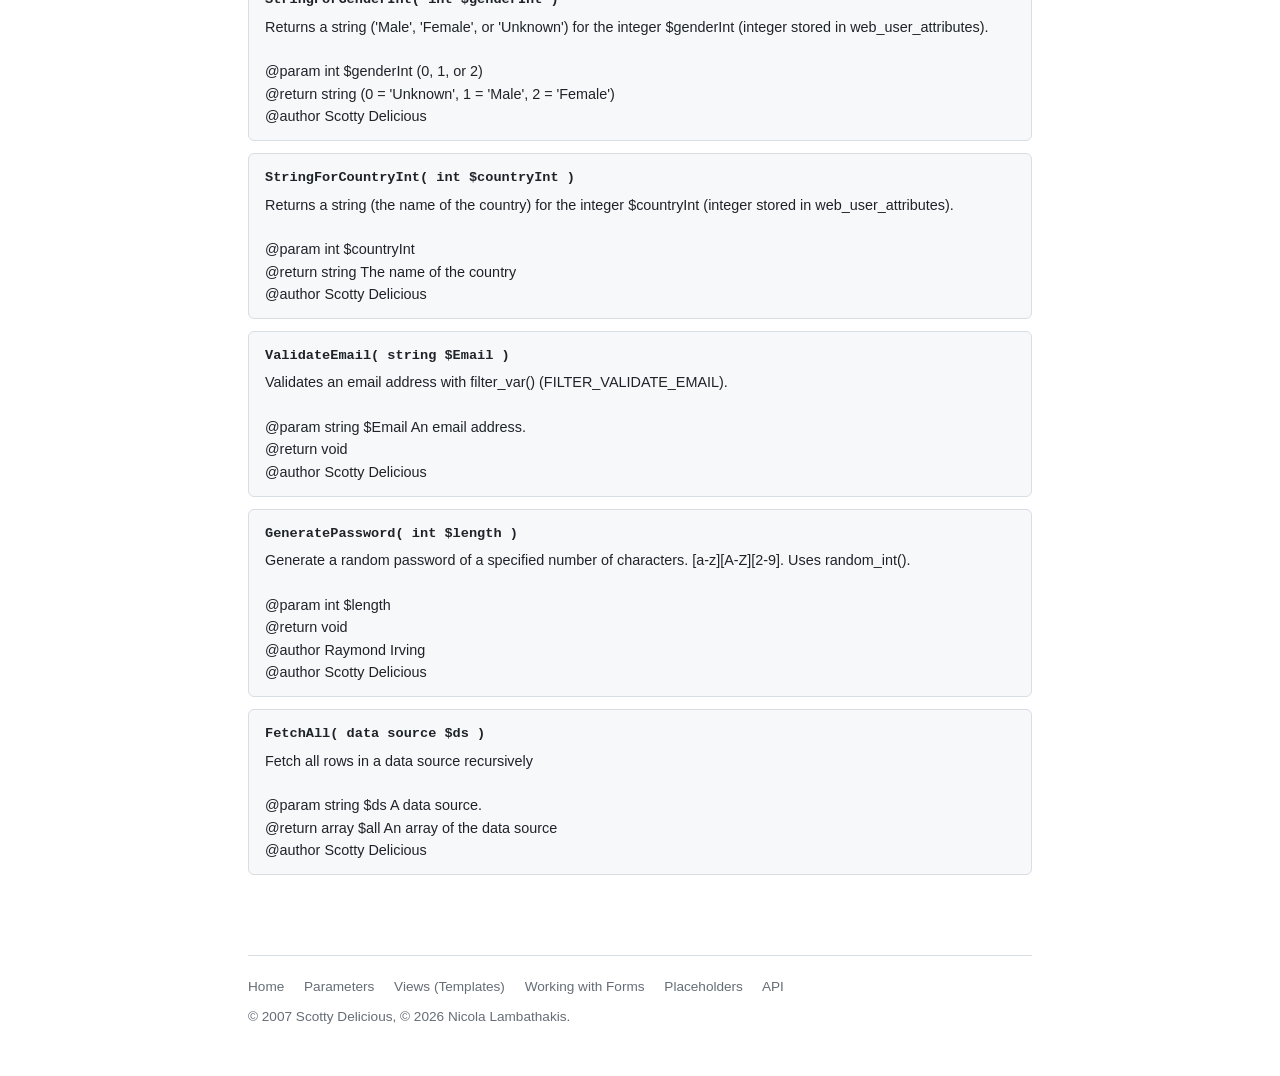
<file: assets/snippets/webloginpe/docs/api.html>
<!DOCTYPE html PUBLIC "-//W3C//DTD XHTML 1.0 Transitional//EN"
	"http://www.w3.org/TR/xhtml1/DTD/xhtml1-transitional.dtd">

<html xmlns="http://www.w3.org/1999/xhtml" xml:lang="en" lang="en">
<head>
	<meta http-equiv="Content-Type" content="text/html; charset=utf-8"/>

	<title>WebLoginPE: Documentation</title>
	<script type="text/javascript" src="style/webloginpe.js"></script>
	<link rel="stylesheet" href="style/webloginpe.css" type="text/css" media="screen" title="WebLoginPE [Screen]" charset="utf-8">
	<link rel="alternate stylesheet" href="style/webloginpe.print.css" type="text/css" media="print,all" title="WebLoginPE [Print]" charset="utf-8">
	
</head>

<body>
	<div id="wrapper">
		<div id="head">
			<h1>WebLoginPE: Advanced User Management.</h1>
			<h2>Version 1.4.2</h2>
			<h3>By Dr. Scotty Delicious, Scientist DFPA. <br/>Maintained by Nicola Lambathakis.</h3>
		</div>
		<div id="select">
			<ul id="menu">
				<li><a href="index.html"><span>Home</span>:</a></li>
				<li><a href="parameters.html"><span>Parameters</span></a></li>
				<li><a href="views.html"><span>Views (Templates)</span></a></li>
				<li><a href="forms.html"><span>Working with Forms</span></a></li>
				<li><a href="placeholders.html"><span>Placeholders</span></a></li>
				<li><a class="here" href="api.html"><span>API</span></a></li>
			</ul>
		</div>
		<div id="content">
			<h4>The WebLoginPE API <span class="sidenote">(Application Programming Interface)</span></h4>
			<p>
				WebLoginPE is an Object Oriented PHP script. If you would like to extend WebLoginPE please use this document as a reference to it's API. If you are interested in extending the function of WebLoginPE through EVO Plugins, WebLoginPE invokes a <a href="#events">suite of events</a> throughout it's services that you can take advantage of.
			</p>
			<p>
				Instantiation of the WebLoginPE object has 4 parameters, a Language array (required), a date format (optional), user image settings (optional), and type (optional).
			</p>
			
			
			<div class="paramList">
				<div class="parameter">
					<h5>Instance Variables</h5>
					<div class="example">
						<h6>LanguageArray</h6>
						An array of language specific phrases.<br/>
						<br/>
						@var array<br/>
						@access public<br />
						@see __construct()<br />
					</div>
					
					<div class="example">
						<h6>Report</h6>
						Holds a message if one was generated.
						<br/>
						<br/>@var string
						<br/>@access public
						<br/>@see FormatMessage()
					</div>
					
					<div class="example">
						<h6>liHomeId</h6>
						A comma separated list of EVO document IDs to attempt to redirect the user to after login.
						<br/>
						<br/>@var string
						<br/>@access public
						<br/>@see login()
						<br/>@see LoginHomePage()
					</div>
					
					<div class="example">
						<h6>loHomeId</h6>
						The EVO document ID to redirect the user to after logout.
						<br/>
						<br/>@var string
						<br/>@access public
						<br/>@see logout()
						<br/>@see LogoutHomePage()
					</div>
					
					<div class="example">
						<h6>Type</h6>
						the type of WebLoginPE (simple, register, profile, users or manager)
						<br/>
						<br/>@var string
						<br/>@access protected
					</div>
					
					<div class="example">
						<h6>Username</h6>
						Value of $_POST['username'].
						<br/>
						<br/>@var string
						<br/>@access protected
					</div>
					
					<div class="example">
						<h6>Password</h6>
						Value of $_POST['password'].
						<br/>
						<br/>@var string
						<br/>@access protected
					</div>
					
					<div class="example">
						<h6>User</h6>
						The user object assembled from data queried from the web user tables
						<br/>
						<br/>@var array
						<br/>@access protected
						<br/>@see QueryDbForUser()
					</div>
					
					<div class="example">
						<h6>UserImageSettings</h6>
						Dimensions for the user image
						<br/>
						<br/>@var string
						<br/>@access protected
						<br/>@see CreateUserImage
					</div>
					
					<div class="example">
						<h6>MessageTemplate</h6>
						Template for messages returned by WebLoginPE
						<br/>
						<br/>@var string;
						<br/>@access public
						<br/>@see FormatMessage;
					</div>
					
					<div class="example">
						<h6>LoginErrorCount</h6>
						Number of failed logins
						<br/>
						<br/>@var string
						<br/>@access protected
						<br/>@see Authenticate
					</div>
					
					<div class="example">
						<h6>CustomTable</h6>
						Full table name of the custom extended user attributes table.
						<br/>
						<br/>@var string
						<br/>@access protected
						<br/>@see CustomTable
					</div>
					
					<div class="example">
						<h6>CustomFields</h6>
						An array of column names for the extended user attributes table.
						<br/>
						<br/>@var array
						<br/>@access protected
						<br/>@see CustomTable
					</div>
					
					<div class="example">
						<h6>DateFormat</h6>
						PHP strftime() format for dates in placeholders
						<br/>
						<br/>@var string
						<br/>@access protected
						<br/>@see PlaceHolders
					</div>
					
					<div class="example">
						<h6>AllowPhoto, RememberDays, DobFormat, ModernHash, Csrf</h6>
						Settings added in 1.4.0, set by the snippet from the parameters &amp;allowPhoto, &amp;rememberDays, &amp;dobFormat (through SetDobFormat()), &amp;passwordHash and &amp;csrf.
						<br/>
						<br/>@var bool | int | string
						<br/>@access public
					</div>
					
				</div>
			</div>
			
			<a name="events" id="events"></a>
			<div class="paramList">
				<div class="parameter">
					
					<h5>Web Access Service Events</h5>
					
					<div class="example">
						<h6>OnBeforeAddToGroup</h6>
						<div class="example">
							Invoked immediately BEFORE a registrant is added to the groups specified in &amp;groups. This event is useful if you need to add the user to an additional group, perhaps a mailing list group based on the value of a checkbox. The parameter passed in this event is an array, $GLOBAL['groups'], which you can modify with a plugin before the user is added.
						</div>
					</div>
					
					<div class="example">
						<h6>OnBeforeWebLogin</h6>
						<div class="example">
							Invoked immediately BEFORE a user logs in. The parameters in this event are 'username', 'password', 'rememberme' and 'stayloggedin'.
						</div>
					</div>
					
					<div class="example">
						<h6>OnWebAuthentication</h6>
						<div class="example">
							Invoked DURING login when authentication is verified. WebLoginPE uses industry standard techniques to authenticate a user, but, if you have your own authentication schematic, or you want to verify more than just "username" and "password" (for example CAPTCHA or retina scan... j/k), you can use a plugin tied to this event. The event is invoked during login, but its result is currently not used: WebLoginPE always verifies the password itself. Parameters are 'internalKey', 'username', 'form_password', 'db_password', 'rememberme', and 'stayloggedin'.
						</div>
					</div>
					
					<div class="example">
						<h6>OnWebLogin</h6>
						<div class="example">
							Invoked immediately AFTER a user logs in. The parameter is an array including ALL the users attributes and extended attributes.
						</div>
					</div>
					
					<div class="example">
						<h6>OnBeforeWebSaveUser</h6>
						<div class="example">
							Invoked BEFORE user attributes are saved to the DB. This is invoked in both Register() AND SaveUserProfile(). Parameters are 'Attributes' and 'ExtendedFields', so... all the users info.
						</div>
					</div>
					
					<div class="example">
						<h6>OnWebSaveUser</h6>
						<div class="example">
							Invoked AFTER a user is saved to the DB. This is invoked in both Register() AND SaveUserProfile(). Parameters are 'mode' (new | update) and 'user' (an array of ALL the users attributes).
						</div>
					</div>
					
					<div class="example">
						<h6>OnWebChangePassword</h6>
						<div class="example">
							Invoked AFTER a user changes their password. This is invoked in ActivateUser() (when a user forgot their password, gets it reset and sets a new one.), and in SaveUserProfile() IF the user's password is changed. Parameters are 'internalKey', 'username', and 'password' (the NEW password).
						</div>
					</div>
					
					<div class="example">
						<h6>OnViewUserProfile</h6>
						<div class="example">
							Invoked EACH TIME a user's profile is viewed. This event could be useful for tracking profile hits. Parameters are 'internalKey' (the internalKey of the user who's profile is being viewed), 'username' (that user's username), 'viewerKey' (the internalKey of the viewer), 'viewername' (the username of the viewer).
						</div>
					</div>
					
					<div class="example">
						<h6>OnWebDeleteUser</h6>
						<div class="example">
							Invoked When a user account/profile is deleted. You could have a plugin bound to this event that emails the administrator when a user is deleted??? Parameters are 'internalKey', 'username', and 'timestamp'.
						</div>
					</div>
					
					<div class="example">
						<h6>OnBeforeWebLogout</h6>
						<div class="example">
							Invoked BEFORE a logged in user logs out. Parameters are 'userid' (the internalKey, kept for backwards compatibility with Raymond's original weblogin snippet), 'internalKey' (duh...), and 'username'.
						</div>
					</div>
					
					<div class="example">
						<h6>OnWebLogout</h6>
						<div class="example">
							Invoked AFTER a logged in user logs out. Same parameters as "OnBeforeWebLogout", just fired AFTER logout.
						</div>
					</div>
					
				</div>
			</div>
			
			<div class="paramList">
				<div class="parameter">
					<h5>Public Methods</h5>
					
					<div class="example">
						<h6>__construct( array $LanguageArray ) <span class="sidenote">&amp; WebLoginPE()</span></h6>
						WebLoginPE Class Constructor
						<br/>
						<br/>@param array $LanguageArray An array of language specific strings.
						<br/>@return void
						<br/>@author Scotty Delicious
					</div>
					
					<div class="example">
						<h6>FormatMessage( string $message )</h6>
						Sets a value for $this->Report which is set in the placeholder [+wlpe.message+].
						<br/>This function is public and can be used to format a message for the calling script.
						<br/>
						<br/>@param string $message 
						<br/>@return void
						<br/>@author Scotty Delicious
					</div>
					
					<div class="example">
						<h6>Login( string $type, string $liHomeId )</h6>
						Perform all the necessary functions to establish a secure user session with permissions
						<br/>
						<br/>@param string $type The WebLoginPE type.
						<br/>@param string $liHomeId Comma separated list of EVO document ID's to attempt to redirect to after login.
						<br/>@return void
						<br/>@author Scotty Delicious
					</div>
					
					<div class="example">
						<h6>AutoLogin()</h6>
						AutoLogin checks for a "remember me" cookie and logs the user in automatically.
						<br/>Since 1.4.0 the cookie contains a random token stored (hashed) in web_user_settings; the token is renewed at every automatic login.
						<br/>
						<br/>@return void
						<br/>@author Scotty Delicious
					</div>
					
					<div class="example">
						<h6>Logout()</h6>
						Destroy the user session and redirect or refresh.
						<br/>
						<br/>@param string $type The WebLoginPE type.
						<br/>@param int $loHomeId EVO document ID to redirect to after logout.
						<br/>@return void
						<br/>@author Scotty Delicious
					</div>
					
					<div class="example">
						<h6>CustomTable( string $table, string $fields )</h6>
						Custom table checks for the specified extended user attributes table and creates it if it does not exist.
						<br/>It also checks for custom column names and inserts them into the extended user attributes table if they do not exist.
						<br/>
						<br/>@param string $table The name of the custom table (Default is "web_user_attributes_extended")
						<br/>@param string $fields A comma separated list of column names for the custom table.
						<br/>@return void
						<br/>@author Scotty Delicious
					</div>
					
					<div class="example">
						<h6>Register( string $regType, string $groups, string $regRequired, string $notify, string $notifyTpl, string $notifySubject )</h6>
						Inserts a new user into the database.
						<br/>
						<br/>@param string $regType 'instant' or 'verify'
						<br/>@param string $groups which webgroup('s) should the new user be added to.
						<br/>@param string $regRequired Comma separated list of required fields.
						<br/>@param string $notify Comma separated list of emails to notify of new registrations.
						<br/>@param string $notifyTpl Template for email notification message.
						<br/>@param string $notifySubject Subject line for email notification.
						<br/>@return void
						<br/>@author Raymond Irving
						<br/>@author Scotty Delicious
					</div>
					
					<div class="example">
						<h6>PruneUsers( int $pruneDays )</h6>
						Removes non-activated user accounts older than the number of days specified in $pruneDays.
						<br/>
						<br/>@param int $pruneDays The number of days to wait before removing non-activated users.
						<br/>@return void
						<br/>@author Scotty Delicious
					</div>
					
					<div class="example">
						<h6>Template( string $chunk )</h6>
						Template takes a template parameter and checks to see if it is a chunk.
						<br/>If it is a chunk, returns the contents of the chunk, if it is not a chunk,
						<br/>tries to find a file of that name (or path) and gets its contents. If it
						<br/>is not a chunk or a file, returns the value passed as the parameter $chunk.
						<br/>
						<br/>@param string $chunk The name of a chunk to get.
						<br/>@return string HTML block.
						<br/>@author Scotty Delicious
					</div>
					
					<div class="example">
						<h6>SaveUserProfile()</h6>
						Updates the relevant tables for a given internalKey. Only the fields present in the submitted form (and the checkboxes defined in &amp;inputHandler) are updated.
						<br/>
						<br/>@return void
						<br/>@author Scotty Delicious
					</div>
					
					<div class="example">
						<h6>RemoveUserProfile()</h6>
						Deletes the table entries in the relevant tables for a given internalKey.
						<br/>
						<br/>@return void
						<br/>@author Scotty Delicious
					</div>
					
					<div class="example">
						<h6>ViewAllUsers( string $userTemplate, string $outerTemplate, string $listUsers )</h6>
						View all users stored in the web_users table.
						<br/>
						<br/>@param string $userTemplate HTML template to display each web user.
						<br/>@return string HTML block containing all the users
						<br/>@author Scotty Delicious
					</div>
					
					<div class="example">
						<h6>ViewUserProfile( string $username )</h6>
						ViewUserProfile displays sets the placeholders for the attributes of another site user
						<br/>
						<br/>@param string $username The username of the other user's profile to view
						<br/>@return void
						<br/>@author Scotty Delicious
					</div>
					
					<div class="example">
						<h6>SendMessageToUser()</h6>
						SendMessageToUser allows site users to send email messages to each other.
						<br/>
						<br/>@return void.
						<br/>@author Scotty Delicious
					</div>
					
					<div class="example">
						<h6>ResetPassword()</h6>
						Sets a random password | random key in the web_users.cachepwd field,
						<br/>then sends an email to the user with instructions and a URL to activate.
						<br/>
						<br/>@return void
						<br/>@author Raymond Irving
						<br/>@author Scotty Delicious
					</div>
					
					<div class="example">
						<h6>ActivateUser()</h6>
						Activates the user after they have requested to have their password reset.
						<br/>
						<br/>@return void
						<br/>@author Raymond Irving
						<br/>@author Scotty Delicious
					</div>
					
					<div class="example">
						<h6>PlaceHolders( array $inputHandler, string $MessageTemplate )</h6>
						Sets place holders using the EVO method setPlaceholder() for fields in web_user_attributes, the extended table, the submitted form ([+post.*+]) and the CSRF token ([+form.csrf+]).
						<br/>
						<br/>@param array $inputHandler An array of inputs to... uhh... handle?
						<br/>@param string $MessageTemplate The template for $this->Report.
						<br/>@return void
						<br/>@author Scotty Delicious
					</div>
					
					<div class="example">
						<h6>FormatDate( string $format, int $timestamp )</h6>
						Formats a timestamp with a strftime() format. Uses strftime() on PHP &lt; 8.1 and an equivalent conversion on newer versions.
						<br/>
						<br/>@param string $format A strftime() format.
						<br/>@param int $timestamp
						<br/>@return string
					</div>
					
					<div class="example">
						<h6>HashPassword( string $plain ) / VerifyPassword( string $plain, string $stored )</h6>
						Hashes a password with MD5 (default) or with password_hash() (bcrypt) when &amp;passwordHash=`bcrypt`. VerifyPassword() accepts both bcrypt and MD5 hashes.
						<br/>
						<br/>@return string | bool
					</div>
					
					<div class="example">
						<h6>CsrfToken() / CheckCsrfToken()</h6>
						CsrfToken() returns the CSRF token of the current session (and creates it if needed). CheckCsrfToken() checks the token sent in the "wlpe_csrf" form field.
						<br/>
						<br/>@return string | bool
					</div>
					
					<div class="example">
						<h6>EscapeOutput( mixed $value )</h6>
						HTML-escapes a value for a placeholder without encoding existing entities twice, and neutralizes Evolution tags.
						<br/>
						<br/>@param mixed $value
						<br/>@return string
					</div>
					
				</div>
			</div>
			
			<div class="paramList">
				<div class="parameter">
					<h5>Protected Methods</h5>
					
					<div class="example">
						<h6>OnBeforeWebLogin()</h6>
						Invokes the EVO event OnBeforeWebLogin.
						<br/>
						<br/>@return void
						<br/>@author Scotty Delicious
					</div>
					
					<div class="example">
						<h6>Authenticate()</h6>
						Authenticates the user or sets failure counts on error.
						<br/>
						<br/>@return void
						<br/>@author Scotty Delicious
					</div>
					
					<div class="example">
						<h6>OnBeforeWebLogout()</h6>
						Invokes the EVO event OnBeforeWebLogout
						<br/>
						<br/>@return void
						<br/>@author Scotty Delicious
					</div>
					
					<div class="example">
						<h6>OnWebLogout()</h6>
						Invokes the EVO event OnWebLogout
						<br/>
						<br/>@return void
						<br/>@author Scotty Delicious
					</div>
					
					<div class="example">
						<h6>UserDocumentGroups()</h6>
						Find the web groups that this user is a member of.
						<br/>
						<br/>@return void
						<br/>@author Raymond Irving
						<br/>@author Scotty Delicious
					</div>
					
					<div class="example">
						<h6>LoginHomePage()</h6>
						 Redirect user to specified login page ($this->liHomeId).
						<br/>$this->liHomeId is an array, each document ID is queried.
						<br/>The user is redirected to the first page that they have permission to view.
						<br/> 
						<br/>If $this->liHomeId is empty, refresh the current page.
						<br/>
						<br/>@return void
						<br/>@author Raymond Irving
						<br/>@author Scotty Delicious
					</div>
					
					<div class="example">
						<h6>LogoutHomePage()</h6>
						 Redirect user to specified logout page ($this->loHomeId).
						<br/>If $this->loHomeId is empty, refresh the current page.
						<br/>
						<br/>@return void
						<br/>@author Raymond Irving
						<br/>@author Scotty Delicious
					</div>
					
					<div class="example">
						<h6>SessionHandler( string $directive )</h6>
						 Starts the user session on login success. Destroys session on error or logout.
						<br/>
						<br/>@param string $directive ('start' or 'destroy')
						<br/>@return void
						<br/>@author Raymond Irving
						<br/>@author Scotty Delicious
					</div>
					
					<div class="example">
						<h6>QueryDbForUser( string $Username )</h6>
						 Queries the web_users table for $_POST['username'].
						<br/>
						<br/>@param string $Username The username of the user to query for.
						<br/>@return void
						<br/>@author Raymond Irving
						<br/>@author Scotty Delicious
					</div>
					
					<div class="example">
						<h6>UserIsBlocked()</h6>
						Queries the web_user_attributes table to see if this user should
						<br/>be blocked. If the user IS blocked, prevent them from logging in.
						<br/>
						<br/>@return void
						<br/>@author Raymond Irving
						<br/>@author Scotty Delicious
					</div>
					
					<div class="example">
						<h6>MakeDateForDb( string $date )</h6>
						Deprecated since 1.3.3, replaced by DobToInt( string $date ), which follows &amp;dobFormat and returns 0 for an empty or invalid date.
						<br/>Returns a UNIX timestamp for the string provided.
						<br/>
						<br/>@param string $date A date in the format MM-DD-YYY
						<br/>@return int Returns a UNIX timestamp for the date provided.
						<br/>@author Scotty Delicious
					</div>
					
					<div class="example">
						<h6>CreateUserImage()</h6>
						Creates an image for the user profile from a user uploaded image (only with &amp;allowPhoto).
						<br/>The file is checked on its real content (JPEG, GIF or PNG), resized, re-encoded and saved in the webloginpe/userimages/ folder with the username as file name.
						<br/>The URL to this image is returned to be stored in the web_user_attributes table.
						<br/>
						<br/>@return string A URL to the user image created.
						<br/>@author Scotty Delicious
					</div>
					
					<div class="example">
						<h6>StringForGenderInt( int $genderInt )</h6>
						Returns a string ('Male', 'Female', or 'Unknown') for the integer $genderInt (integer stored in web_user_attributes).
						<br/>
						<br/>@param int $genderInt (0, 1, or 2)
						<br/>@return string (0 = 'Unknown', 1 = 'Male', 2 = 'Female') 
						<br/>@author Scotty Delicious
					</div>
					
					<div class="example">
						<h6>StringForCountryInt( int $countryInt )</h6>
						Returns a string (the name of the country) for the integer $countryInt (integer stored in web_user_attributes).
						<br/>
						<br/>@param int $countryInt 
						<br/>@return string The name of the country
						<br/>@author Scotty Delicious
					</div>
					
					<div class="example">
						<h6>ValidateEmail( string $Email )</h6>
						Validates an email address with filter_var() (FILTER_VALIDATE_EMAIL).
						<br/>
						<br/>@param string $Email An email address.
						<br/>@return void
						<br/>@author Scotty Delicious
					</div>
					
					<div class="example">
						<h6>GeneratePassword( int $length )</h6>
						Generate a random password of a specified number of characters. [a-z][A-Z][2-9]. Uses random_int().
						<br/>
						<br/>@param int $length 
						<br/>@return void
						<br/>@author Raymond Irving
						<br/>@author Scotty Delicious
					</div>
					
					<div class="example">
						<h6>FetchAll( data source $ds )</h6>
						Fetch all rows in a data source recursively
						<br/>
						<br/>@param string $ds A data source.
						<br/>@return array $all An array of the data source
						<br/>@author Scotty Delicious
					</div>
					
				</div>
			</div>
			
		</div>
		
		
		<div id="foot">
			<p id="footmenu">
				<a href="index.html">Home</a>
				<a href="parameters.html">Parameters</a>
				<a href="views.html">Views (Templates)</a>
				<a href="forms.html">Working with Forms</a>
				<a href="placeholders.html">Placeholders</a>
				<a href="api.html">API</a>
			</p>
			<p id="credits">&copy; 2007 Scotty Delicious, &copy; 2026 Nicola Lambathakis.</p>
		</div>
	</div>
</body>
</html>
</file>
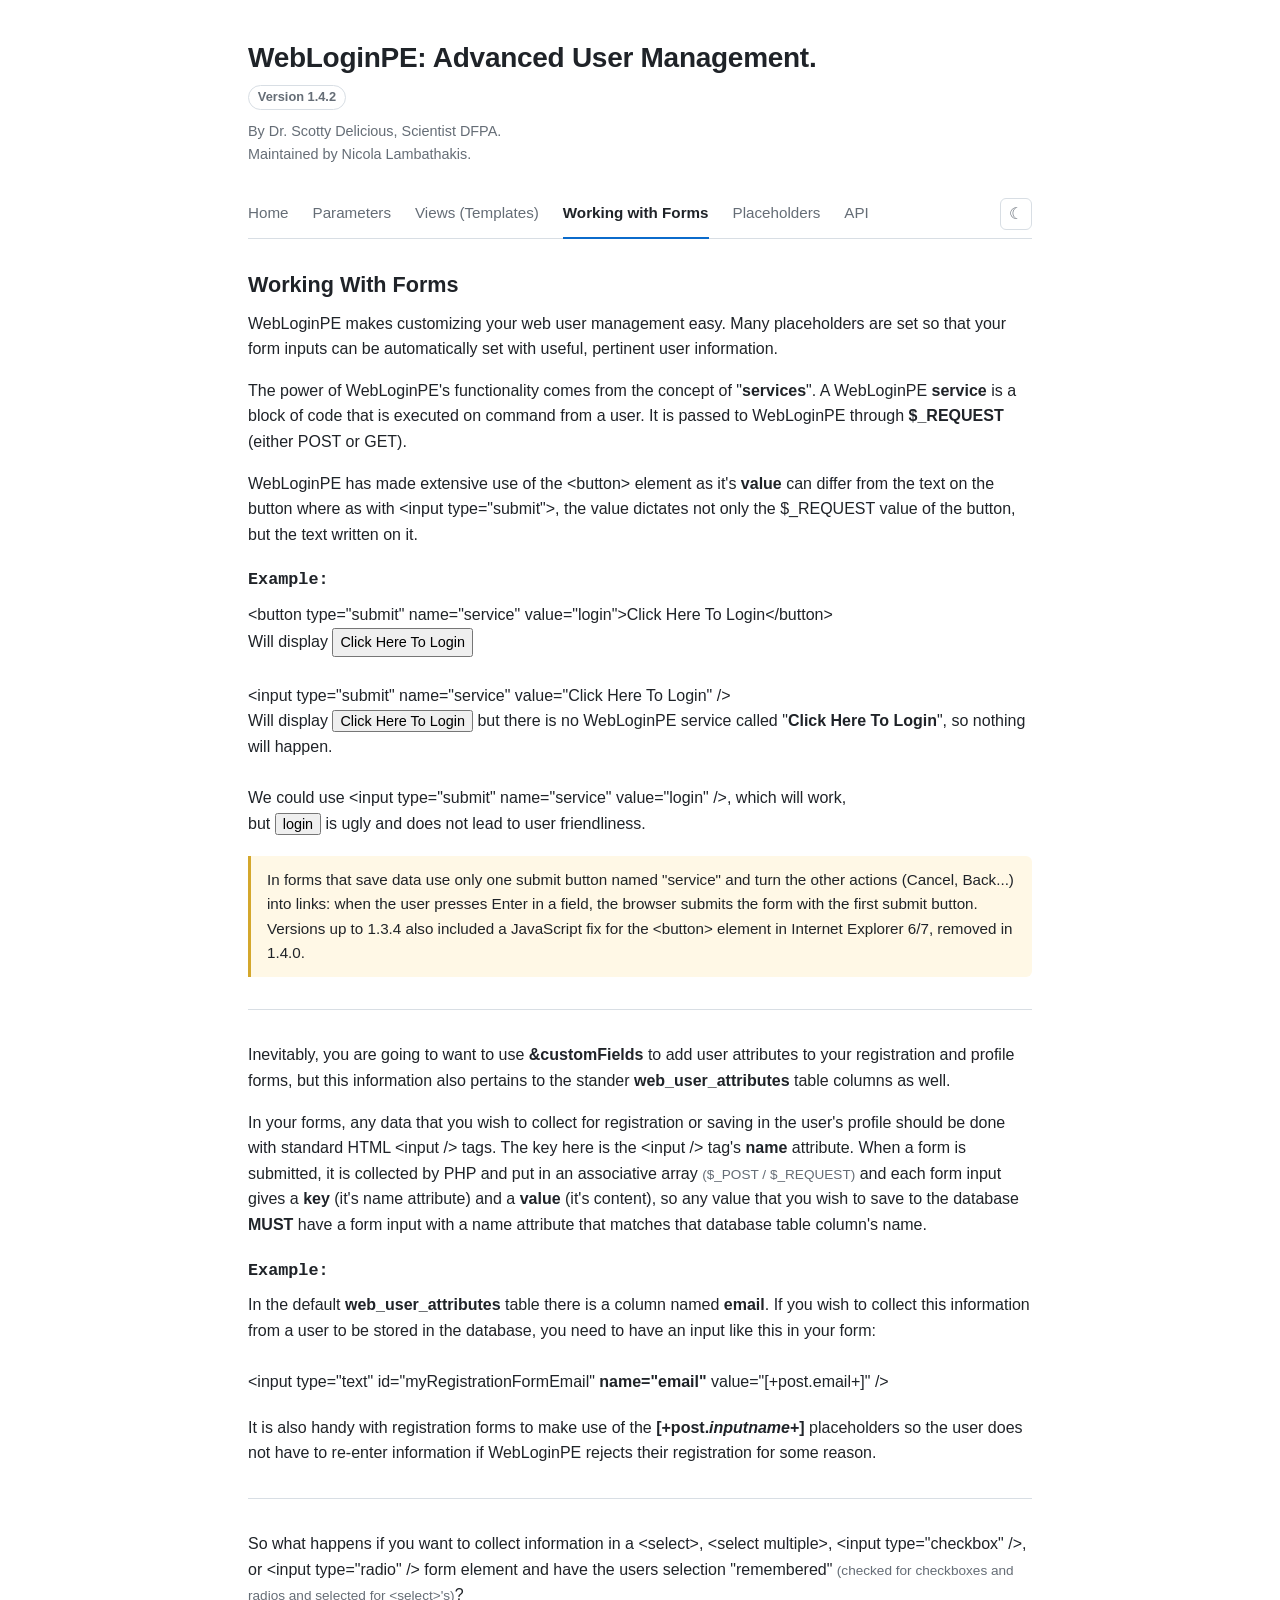
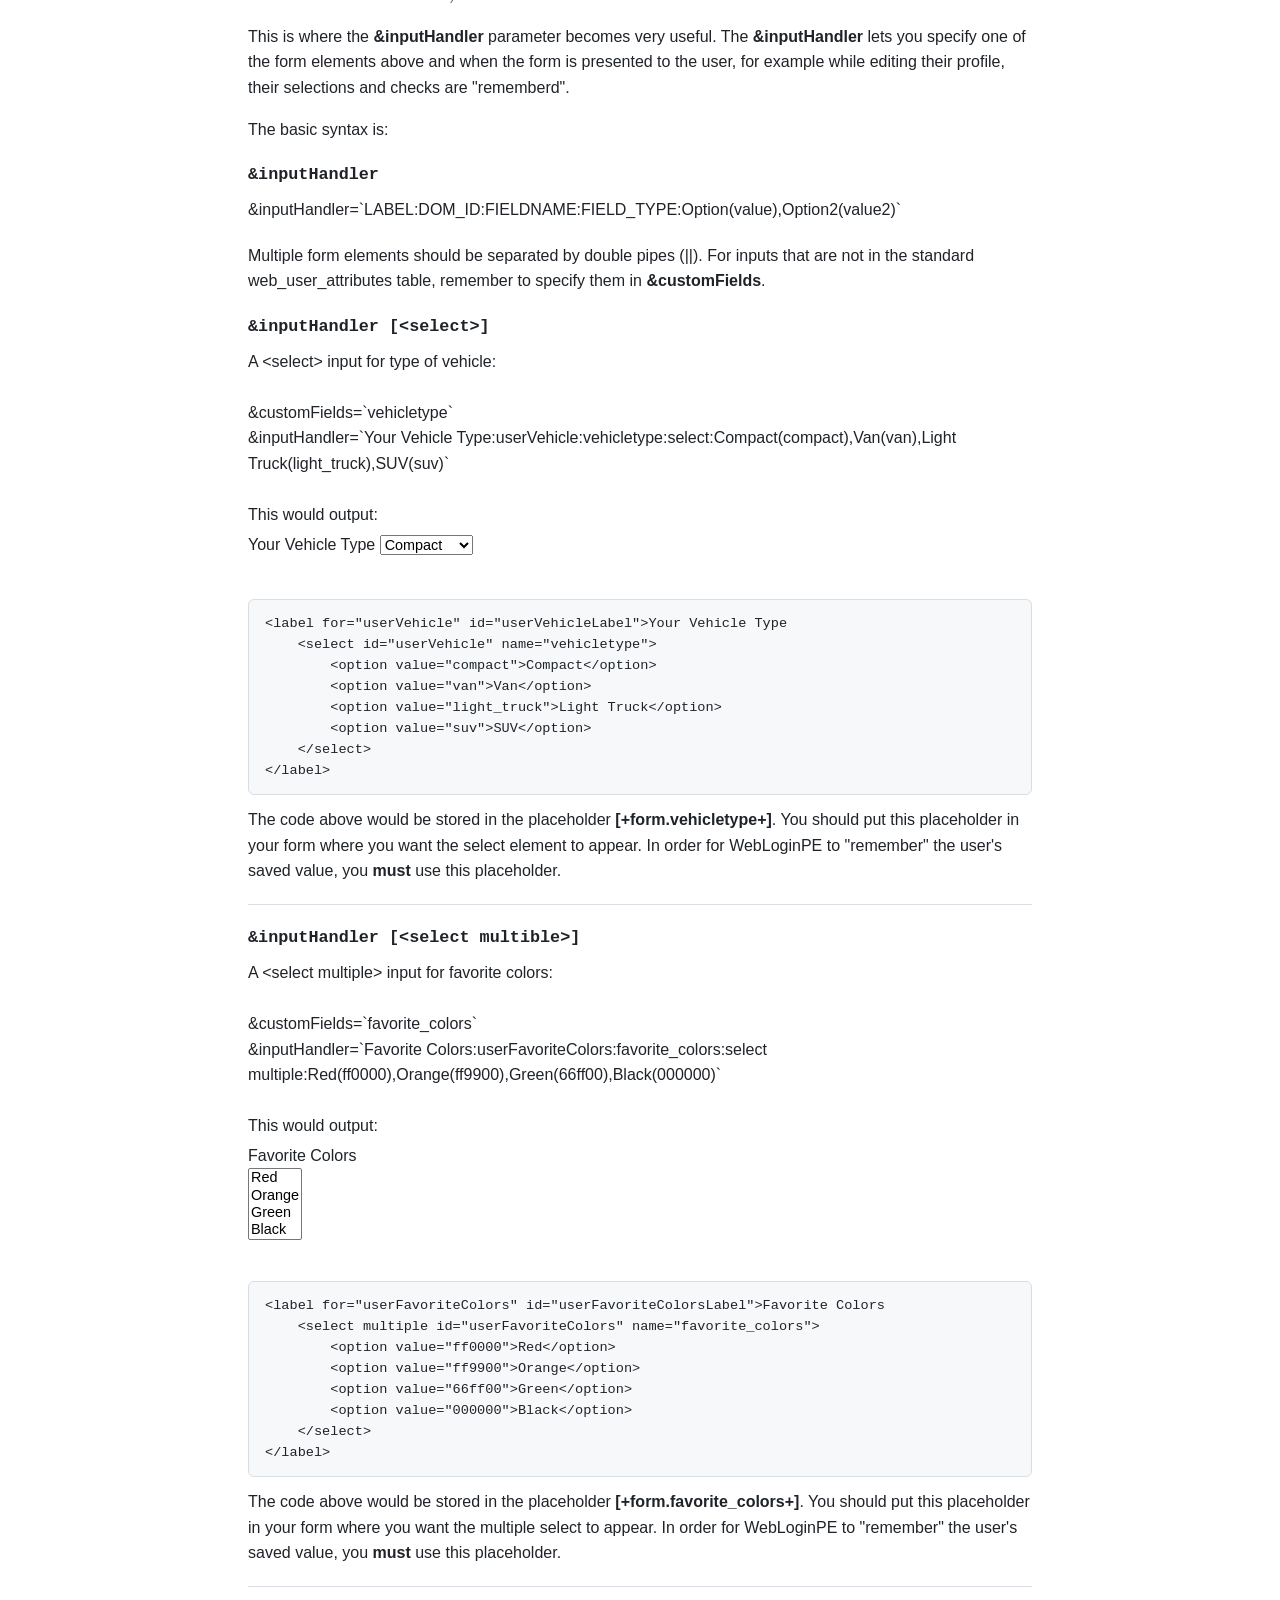
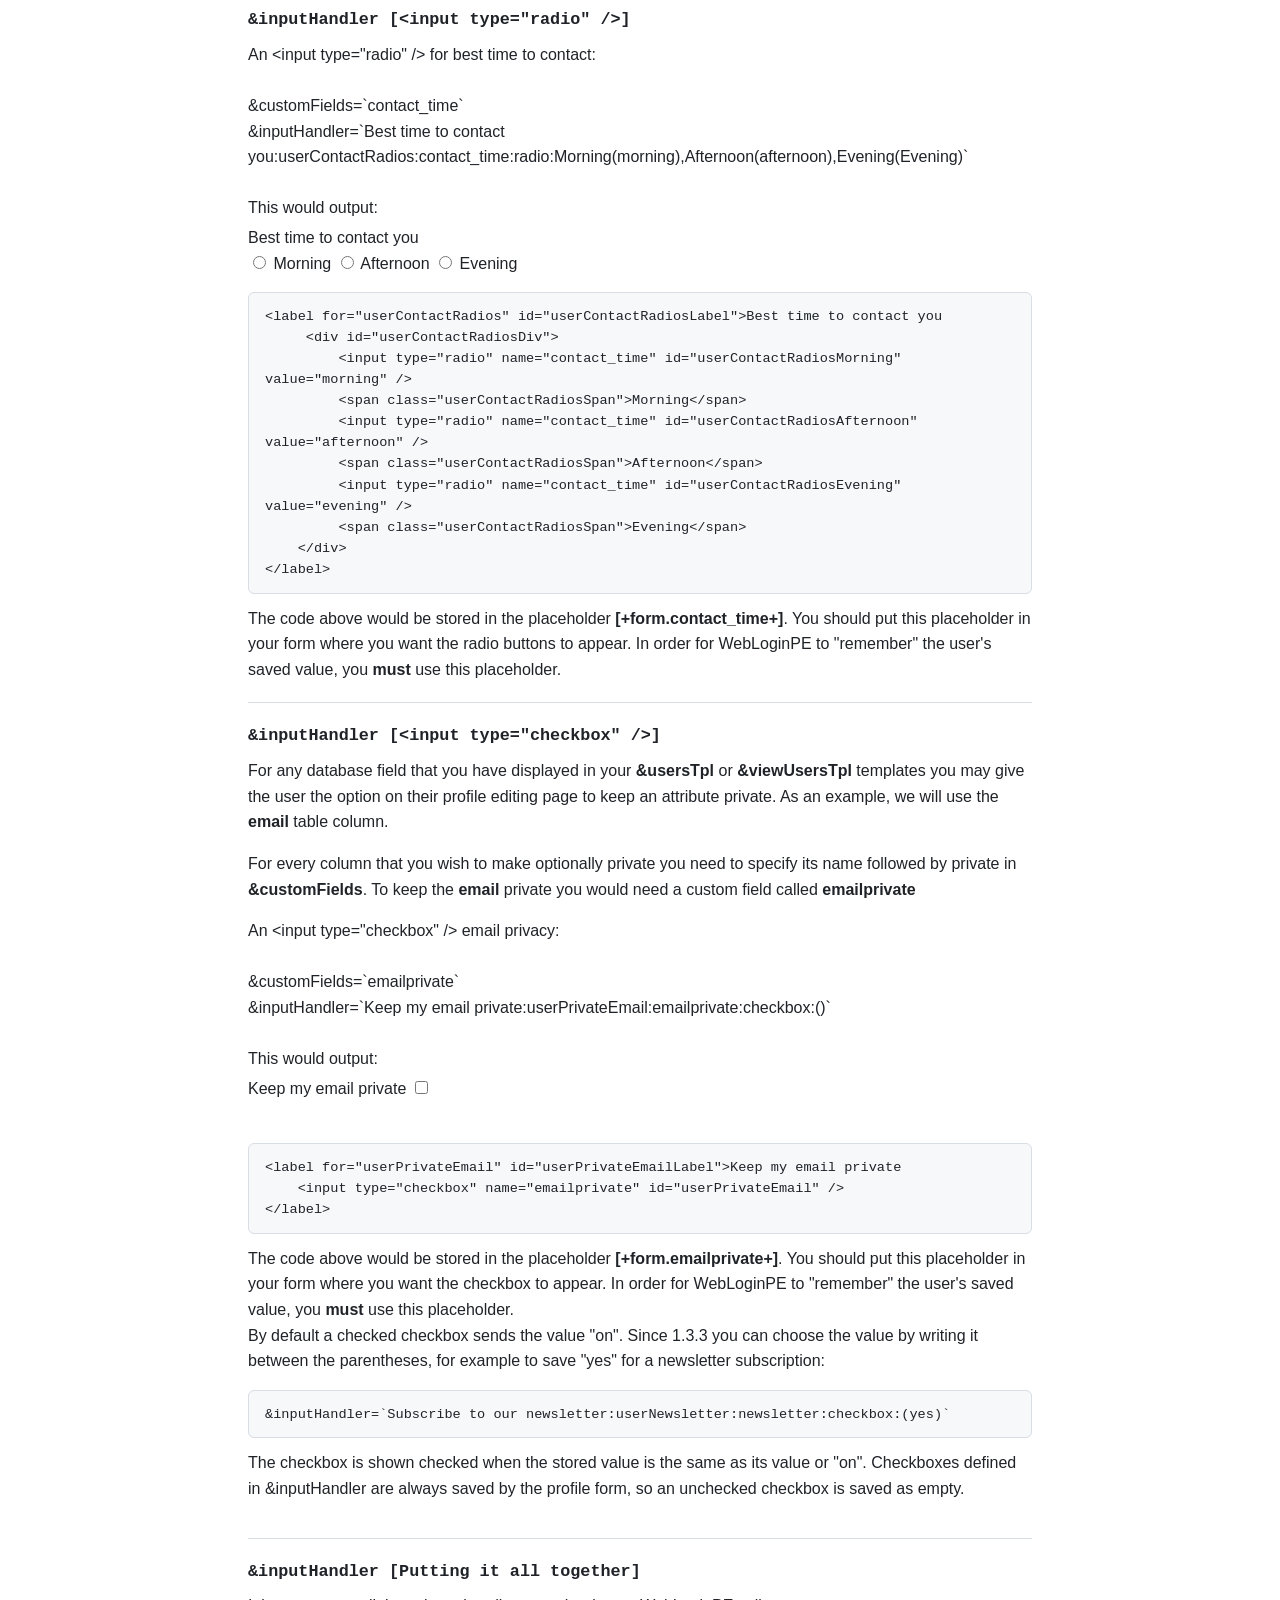
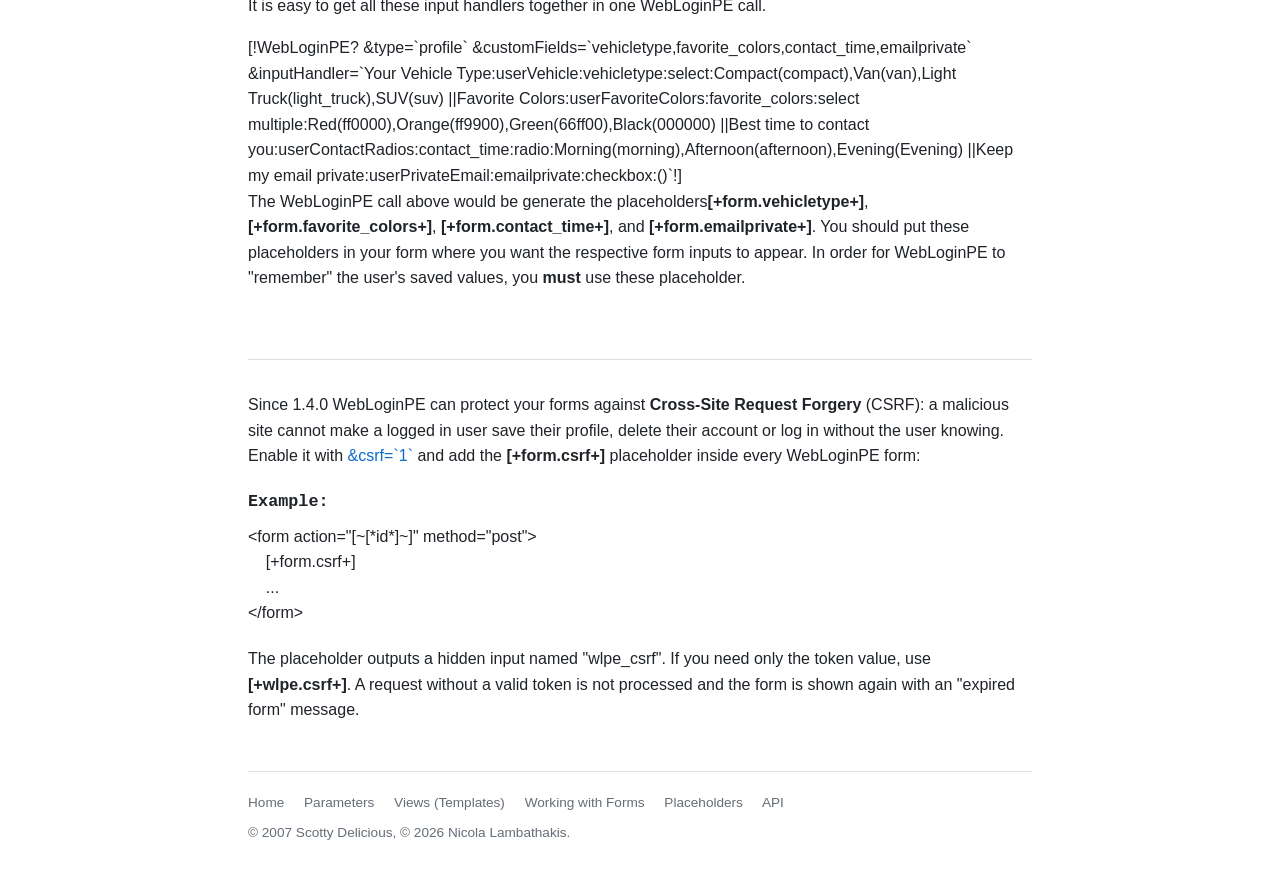
<file: assets/snippets/webloginpe/docs/forms.html>
<!DOCTYPE html PUBLIC "-//W3C//DTD XHTML 1.0 Transitional//EN"
	"http://www.w3.org/TR/xhtml1/DTD/xhtml1-transitional.dtd">

<html xmlns="http://www.w3.org/1999/xhtml" xml:lang="en" lang="en">
<head>
	<meta http-equiv="Content-Type" content="text/html; charset=utf-8"/>

	<title>WebLoginPE: Documentation</title>
	<script type="text/javascript" src="style/webloginpe.js"></script>
	<link rel="stylesheet" href="style/webloginpe.css" type="text/css" media="screen" title="WebLoginPE [Screen]" charset="utf-8">
	<link rel="alternate stylesheet" href="style/webloginpe.print.css" type="text/css" media="print,all" title="WebLoginPE [Print]" charset="utf-8">
	
</head>

<body>
	<div id="wrapper">
		<div id="head">
			<h1>WebLoginPE: Advanced User Management.</h1>
			<h2>Version 1.4.2</h2>
			<h3>By Dr. Scotty Delicious, Scientist DFPA. <br/>Maintained by Nicola Lambathakis.</h3>
		</div>
		<div id="select">
			<ul id="menu">
				<li><a href="index.html"><span>Home</span>:</a></li>
				<li><a href="parameters.html"><span>Parameters</span></a></li>
				<li><a href="views.html"><span>Views (Templates)</span></a></li>
				<li><a class="here" href="forms.html"><span>Working with Forms</span></a></li>
				<li><a href="placeholders.html"><span>Placeholders</span></a></li>
				<li><a href="api.html"><span>API</span></a></li>
			</ul>
		</div>
		<div id="content">
			<h4>Working With Forms</h4>
			<p>
				WebLoginPE makes customizing your web user management easy. Many placeholders are set so that your form inputs can be automatically set with useful, pertinent user information.
			</p>
			<p>
				The power of WebLoginPE's functionality comes from the concept of "<strong>services</strong>". A WebLoginPE <strong>service</strong> is a block of code that is executed on command from a user. It is passed to WebLoginPE through <strong>$_REQUEST</strong> (either POST or GET).
			</p>
			<p>
				WebLoginPE has made extensive use of the &lt;button&gt; element as it's <strong>value</strong> can differ from the text on the button where as with &lt;input type=&quot;submit&quot;&gt;, the value dictates not only the $_REQUEST value of the button, but the text written on it.
			</p>
			<div class="paramList">
				<div class="parameter">
					<h5>Example:</h5>
					&lt;button type=&quot;submit&quot; name=&quot;service&quot; value=&quot;login&quot;&gt;Click Here To Login&lt;/button&gt;<br />
					Will display <button type="submit" name="service" value="login">Click Here To Login</button><br /><br />
					&lt;input type=&quot;submit&quot; name=&quot;service&quot; value=&quot;Click Here To Login&quot; /&gt;<br />
					Will display <input type="submit" name="service" value="Click Here To Login" /> but there is no WebLoginPE service called "<strong>Click Here To Login</strong>", so nothing will happen.<br /><br />
					We could use &lt;input type=&quot;submit&quot; name=&quot;service&quot; value=&quot;login&quot; /&gt;, which will work,<br />
					but <input type="submit" name="service" value="login" /> is ugly and does not lead to user friendliness.
				</div>
			</div>
			<p class="warning">
				In forms that save data use only one submit button named "service" and turn the other actions (Cancel, Back...) into links: when the user presses Enter in a field, the browser submits the form with the first submit button. Versions up to 1.3.4 also included a JavaScript fix for the &lt;button&gt; element in Internet Explorer 6/7, removed in 1.4.0.
			</p>
			<hr class="hr" />
			<p>
				Inevitably, you are going to want to use <strong>&amp;customFields</strong> to add user attributes to your registration and profile forms, but this information also pertains to the stander <strong>web_user_attributes</strong> table columns as well.
			</p>
			<p>
				In your forms, any data that you wish to collect for registration or saving in the user's profile should be done with standard HTML &lt;input /&gt; tags. The key here is the &lt;input /&gt; tag's <strong>name</strong> attribute. When a form is submitted, it is collected by PHP and put in an associative array <span class="sidenote">($_POST / $_REQUEST)</span> and each form input gives a <strong>key</strong> (it's name attribute) and a <strong>value</strong> (it's content), so any value that you wish to save to the database <strong>MUST</strong> have a form input with a name attribute that matches that database table column's name.
			</p>
			<div class="paramList">
				<div class="parameter">
					<h5>Example:</h5>
					In the default <strong>web_user_attributes</strong> table there is a column named <strong>email</strong>. If you wish to collect this information from a user to be stored in the database, you need to have an input like this in your form:<br/><br/>
					&lt;input type=&quot;text&quot; id=&quot;myRegistrationFormEmail&quot; <strong>name=&quot;email&quot;</strong> value=&quot;[+post.email+]&quot; /&gt;
				</div>
			</div>
			<p>
				It is also handy with registration forms to make use of the <strong>[+post.<em>inputname</em>+]</strong> placeholders so the user does not have to re-enter information if WebLoginPE rejects their registration for some reason.
			</p>
			<a name="inputHandler" id="inputHandler"></a>
			<hr class="hr" />
			<p>
				So what happens if you want to collect information in a &lt;select&gt;, &lt;select multiple&gt;, &lt;input type=&quot;checkbox&quot; /&gt;, or &lt;input type=&quot;radio&quot; /&gt; form element and have the users selection "remembered" <span class="sidenote">(checked for checkboxes and radios and selected for &lt;select&gt;'s)</span>?
			</p>
			<p>
				This is where the <strong>&amp;inputHandler</strong> parameter becomes very useful. The <strong>&amp;inputHandler</strong> lets you specify one of the form elements above and when the form is presented to the user, for example while editing their profile, their selections and checks are "rememberd".
			</p>
			<p>
				The basic syntax is:
			</p>
			<div class="paramList">
				<div class="parameter">
					<h5>&amp;inputHandler</h5>
					&amp;inputHandler=`LABEL:DOM_ID:FIELDNAME:FIELD_TYPE:Option(value),Option2(value2)`
				</div>
			</div>
			<p>
				Multiple form elements should be separated by double pipes (||). For inputs that are not in the standard web_user_attributes table, remember to specify them in <strong>&amp;customFields</strong>.
			</p>
			
			<div class="paramList">
				<div class="parameter">
					<h5>&amp;inputHandler [&lt;select&gt;]</h5>
					A &lt;select&gt; input for type of vehicle:<br/><br/>
					&amp;customFields=`vehicletype`<br/>
					&amp;inputHandler=`Your Vehicle Type:userVehicle:vehicletype:select:Compact(compact),Van(van),Light Truck(light_truck),SUV(suv)`<br/><br/>
					This would output:<br />
					<label for="userVehicle" id="userVehicleLabel">Your Vehicle Type
						<select id="userVehicle" name="vehicletype">
							<option value="compact">Compact</option>
							<option value="van">Van</option>
							<option value="light_truck">Light Truck</option>
							<option value="suv">SUV</option>
						</select>
					</label>
					<br/><br/>
					<div class="example">
						&lt;label for=&quot;userVehicle&quot; id=&quot;userVehicleLabel&quot;&gt;Your Vehicle Type<br/>
							&nbsp;&nbsp;&nbsp;&nbsp;&lt;select id=&quot;userVehicle&quot; name=&quot;vehicletype&quot;&gt;<br />
								&nbsp;&nbsp;&nbsp;&nbsp;&nbsp;&nbsp;&nbsp;&nbsp;&lt;option value=&quot;compact&quot;&gt;Compact&lt;/option&gt;<br />
								&nbsp;&nbsp;&nbsp;&nbsp;&nbsp;&nbsp;&nbsp;&nbsp;&lt;option value=&quot;van&quot;&gt;Van&lt;/option&gt;<br />
								&nbsp;&nbsp;&nbsp;&nbsp;&nbsp;&nbsp;&nbsp;&nbsp;&lt;option value=&quot;light_truck&quot;&gt;Light Truck&lt;/option&gt;<br />
								&nbsp;&nbsp;&nbsp;&nbsp;&nbsp;&nbsp;&nbsp;&nbsp;&lt;option value=&quot;suv&quot;&gt;SUV&lt;/option&gt;<br />
							&nbsp;&nbsp;&nbsp;&nbsp;&lt;/select&gt;<br />
						&lt;/label&gt;<br />
					</div>
					The code above would be stored in the placeholder <strong>[+form.vehicletype+]</strong>. You should put this placeholder in your form where you want the select element to appear. In order for WebLoginPE to "remember" the user's saved value, you <strong>must</strong> use this placeholder.
				</div>
				
				<div class="parameter">
					<h5>&amp;inputHandler [&lt;select multible&gt;]</h5>
					A &lt;select multiple&gt; input for favorite colors:<br/><br/>
					&amp;customFields=`favorite_colors`<br/>
					&amp;inputHandler=`Favorite Colors:userFavoriteColors:favorite_colors:select multiple:Red(ff0000),Orange(ff9900),Green(66ff00),Black(000000)`<br/><br/>
					This would output:<br />
					<label for="userFavoriteColors" id="userFavoriteColorsLabel">Favorite Colors<br/>
						<select multiple id="userFavoriteColors" name="favorite_colors">
							<option value="ff0000">Red</option>
							<option value="ff9900">Orange</option>
							<option value="66ff00">Green</option>
							<option value="000000">Black</option>
						</select>
					</label>
					<br/><br/>
					<div class="example">
						&lt;label for=&quot;userFavoriteColors&quot; id=&quot;userFavoriteColorsLabel&quot;&gt;Favorite Colors<br/>
							&nbsp;&nbsp;&nbsp;&nbsp;&lt;select multiple id=&quot;userFavoriteColors&quot; name=&quot;favorite_colors&quot;&gt;<br/>
								&nbsp;&nbsp;&nbsp;&nbsp;&nbsp;&nbsp;&nbsp;&nbsp;&lt;option value=&quot;ff0000&quot;&gt;Red&lt;/option&gt;<br/>
								&nbsp;&nbsp;&nbsp;&nbsp;&nbsp;&nbsp;&nbsp;&nbsp;&lt;option value=&quot;ff9900&quot;&gt;Orange&lt;/option&gt;<br/>
								&nbsp;&nbsp;&nbsp;&nbsp;&nbsp;&nbsp;&nbsp;&nbsp;&lt;option value=&quot;66ff00&quot;&gt;Green&lt;/option&gt;<br/>
								&nbsp;&nbsp;&nbsp;&nbsp;&nbsp;&nbsp;&nbsp;&nbsp;&lt;option value=&quot;000000&quot;&gt;Black&lt;/option&gt;<br/>
							&nbsp;&nbsp;&nbsp;&nbsp;&lt;/select&gt;<br/>
						&lt;/label&gt;<br/>
					</div>
					The code above would be stored in the placeholder <strong>[+form.favorite_colors+]</strong>. You should put this placeholder in your form where you want the multiple select to appear. In order for WebLoginPE to "remember" the user's saved value, you <strong>must</strong> use this placeholder.
				</div>
				
				<div class="parameter">
					<h5>&amp;inputHandler [&lt;input type=&quot;radio&quot; /&gt;]</h5>
					An &lt;input type=&quot;radio&quot; /&gt; for best time to contact:<br/><br/>
					&amp;customFields=`contact_time`<br/>
					&amp;inputHandler=`Best time to contact you:userContactRadios:contact_time:radio:Morning(morning),Afternoon(afternoon),Evening(Evening)`<br/><br/>
					This would output:<br />
					<label for="userContactRadios" id="userContactRadiosLabel">Best time to contact you<br/>
						<div id="userContactRadiosDiv">
							<input type="radio" name="contact_time" id="userContactRadiosMorning" value="morning" />
							<span class="userContactRadiosSpan">Morning</span>
							<input type="radio" name="contact_time" id="userContactRadiosAfternoon" value="afternoon" />
							<span class="userContactRadiosSpan">Afternoon</span>
							<input type="radio" name="contact_time" id="userContactRadiosEvening" value="evening" />
							<span class="userContactRadiosSpan">Evening</span>
						</div>
					</label>
					<br/>
					<div class="example">
						&lt;label for=&quot;userContactRadios&quot; id=&quot;userContactRadiosLabel&quot;&gt;Best time to contact you<br/>
						&nbsp;&nbsp;&nbsp;&nbsp;	&lt;div id=&quot;userContactRadiosDiv&quot;&gt;<br/>
							&nbsp;&nbsp;&nbsp;&nbsp;&nbsp;&nbsp;&nbsp;&nbsp;	&lt;input type=&quot;radio&quot; name=&quot;contact_time&quot; id=&quot;userContactRadiosMorning&quot; value=&quot;morning&quot; /&gt;<br/>
							&nbsp;&nbsp;&nbsp;&nbsp;&nbsp;&nbsp;&nbsp;&nbsp;	&lt;span class=&quot;userContactRadiosSpan&quot;&gt;Morning&lt;/span&gt;<br/>
							&nbsp;&nbsp;&nbsp;&nbsp;&nbsp;&nbsp;&nbsp;&nbsp;	&lt;input type=&quot;radio&quot; name=&quot;contact_time&quot; id=&quot;userContactRadiosAfternoon&quot; value=&quot;afternoon&quot; /&gt;<br/>
							&nbsp;&nbsp;&nbsp;&nbsp;&nbsp;&nbsp;&nbsp;&nbsp;	&lt;span class=&quot;userContactRadiosSpan&quot;&gt;Afternoon&lt;/span&gt;<br/>
							&nbsp;&nbsp;&nbsp;&nbsp;&nbsp;&nbsp;&nbsp;&nbsp;	&lt;input type=&quot;radio&quot; name=&quot;contact_time&quot; id=&quot;userContactRadiosEvening&quot; value=&quot;evening&quot; /&gt;<br/>
							&nbsp;&nbsp;&nbsp;&nbsp;&nbsp;&nbsp;&nbsp;&nbsp;	&lt;span class=&quot;userContactRadiosSpan&quot;&gt;Evening&lt;/span&gt;<br/>
							&nbsp;&nbsp;&nbsp;&nbsp;&lt;/div&gt;<br/>
						&lt;/label&gt;<br/>
					</div>
					The code above would be stored in the placeholder <strong>[+form.contact_time+]</strong>. You should put this placeholder in your form where you want the radio buttons to appear. In order for WebLoginPE to "remember" the user's saved value, you <strong>must</strong> use this placeholder.
				</div>
				
				<div class="parameter">
					<h5>&amp;inputHandler [&lt;input type=&quot;checkbox&quot; /&gt;]</h5>
					<p>
						For any database field that you have displayed in your <strong>&amp;usersTpl</strong> or <strong>&amp;viewUsersTpl</strong> templates you may give the user the option on their profile editing page to keep an attribute private. As an example, we will use the <strong>email</strong> table column.
					</p>
					<p>
						For every column that you wish to make optionally private you need to specify its name followed by private in <strong>&amp;customFields</strong>. To keep the <strong>email</strong> private you would need a custom field called <strong>emailprivate</strong>
					</p>
					An &lt;input type=&quot;checkbox&quot; /&gt; email privacy:<br/><br/>
					&amp;customFields=`emailprivate`<br/>
					&amp;inputHandler=`Keep my email private:userPrivateEmail:emailprivate:checkbox:()`<br/><br/>
					This would output:<br />
					<label for="userPrivateEmail" id="userPrivateEmailLabel">Keep my email private
						<input type="checkbox" name="emailprivate" id="userPrivateEmail" />
					</label>
					<br/><br/>
					<div class="example">
						&lt;label for=&quot;userPrivateEmail&quot; id=&quot;userPrivateEmailLabel&quot;&gt;Keep my email private<br />
							&nbsp;&nbsp;&nbsp;&nbsp;&lt;input type=&quot;checkbox&quot; name=&quot;emailprivate&quot; id=&quot;userPrivateEmail&quot; /&gt;<br/>
						&lt;/label&gt;<br/>
					</div>
					The code above would be stored in the placeholder <strong>[+form.emailprivate+]</strong>. You should put this placeholder in your form where you want the checkbox to appear. In order for WebLoginPE to "remember" the user's saved value, you <strong>must</strong> use this placeholder.
					<p>
						By default a checked checkbox sends the value "on". Since 1.3.3 you can choose the value by writing it between the parentheses, for example to save "yes" for a newsletter subscription:
					</p>
					<div class="example">
						&amp;inputHandler=`Subscribe to our newsletter:userNewsletter:newsletter:checkbox:(yes)`
					</div>
					<p>
						The checkbox is shown checked when the stored value is the same as its value or "on". Checkboxes defined in &amp;inputHandler are always saved by the profile form, so an unchecked checkbox is saved as empty.
					</p>
				</div>
				
				<div class="parameter">
					<h5>&amp;inputHandler [Putting it all together]</h5>
					<p>
						It is easy to get all these input handlers together in one WebLoginPE call.
					</p>
					[!WebLoginPE? &amp;type=`profile` &amp;customFields=`vehicletype,favorite_colors,contact_time,emailprivate` &amp;inputHandler=`Your Vehicle Type:userVehicle:vehicletype:select:Compact(compact),Van(van),Light Truck(light_truck),SUV(suv) ||Favorite Colors:userFavoriteColors:favorite_colors:select multiple:Red(ff0000),Orange(ff9900),Green(66ff00),Black(000000) ||Best time to contact you:userContactRadios:contact_time:radio:Morning(morning),Afternoon(afternoon),Evening(Evening) ||Keep my email private:userPrivateEmail:emailprivate:checkbox:()`!]<br/>
					<p>The WebLoginPE call above would be generate the placeholders<strong>[+form.vehicletype+]</strong>, <strong>[+form.favorite_colors+]</strong>, <strong>[+form.contact_time+]</strong>, and <strong>[+form.emailprivate+]</strong>. You should put these placeholders in your form where you want the respective form inputs to appear. In order for WebLoginPE to "remember" the user's saved values, you <strong>must</strong> use these placeholder.</p>
				</div>
				
			<a name="csrf" id="csrf"></a>
			<hr class="hr" />
			<p>
				Since 1.4.0 WebLoginPE can protect your forms against <strong>Cross-Site Request Forgery</strong> (CSRF): a malicious site cannot make a logged in user save their profile, delete their account or log in without the user knowing. Enable it with <a href="parameters.html#csrf">&amp;csrf=`1`</a> and add the <strong>[+form.csrf+]</strong> placeholder inside every WebLoginPE form:
			</p>
			<div class="paramList">
				<div class="parameter">
					<h5>Example:</h5>
					&lt;form action=&quot;[~[*id*]~]&quot; method=&quot;post&quot;&gt;<br/>
					&nbsp;&nbsp;&nbsp;&nbsp;[+form.csrf+]<br/>
					&nbsp;&nbsp;&nbsp;&nbsp;...<br/>
					&lt;/form&gt;
				</div>
			</div>
			<p>
				The placeholder outputs a hidden input named "wlpe_csrf". If you need only the token value, use <strong>[+wlpe.csrf+]</strong>. A request without a valid token is not processed and the form is shown again with an "expired form" message.
			</p>
			</div>
			
		</div>
		
		
		<div id="foot">
			<p id="footmenu">
				<a href="index.html">Home</a>
				<a href="parameters.html">Parameters</a>
				<a href="views.html">Views (Templates)</a>
				<a href="forms.html">Working with Forms</a>
				<a href="placeholders.html">Placeholders</a>
				<a href="api.html">API</a>
			</p>
			<p id="credits">&copy; 2007 Scotty Delicious, &copy; 2026 Nicola Lambathakis.</p>
		</div>
	</div>
</body>
</html>
</file>
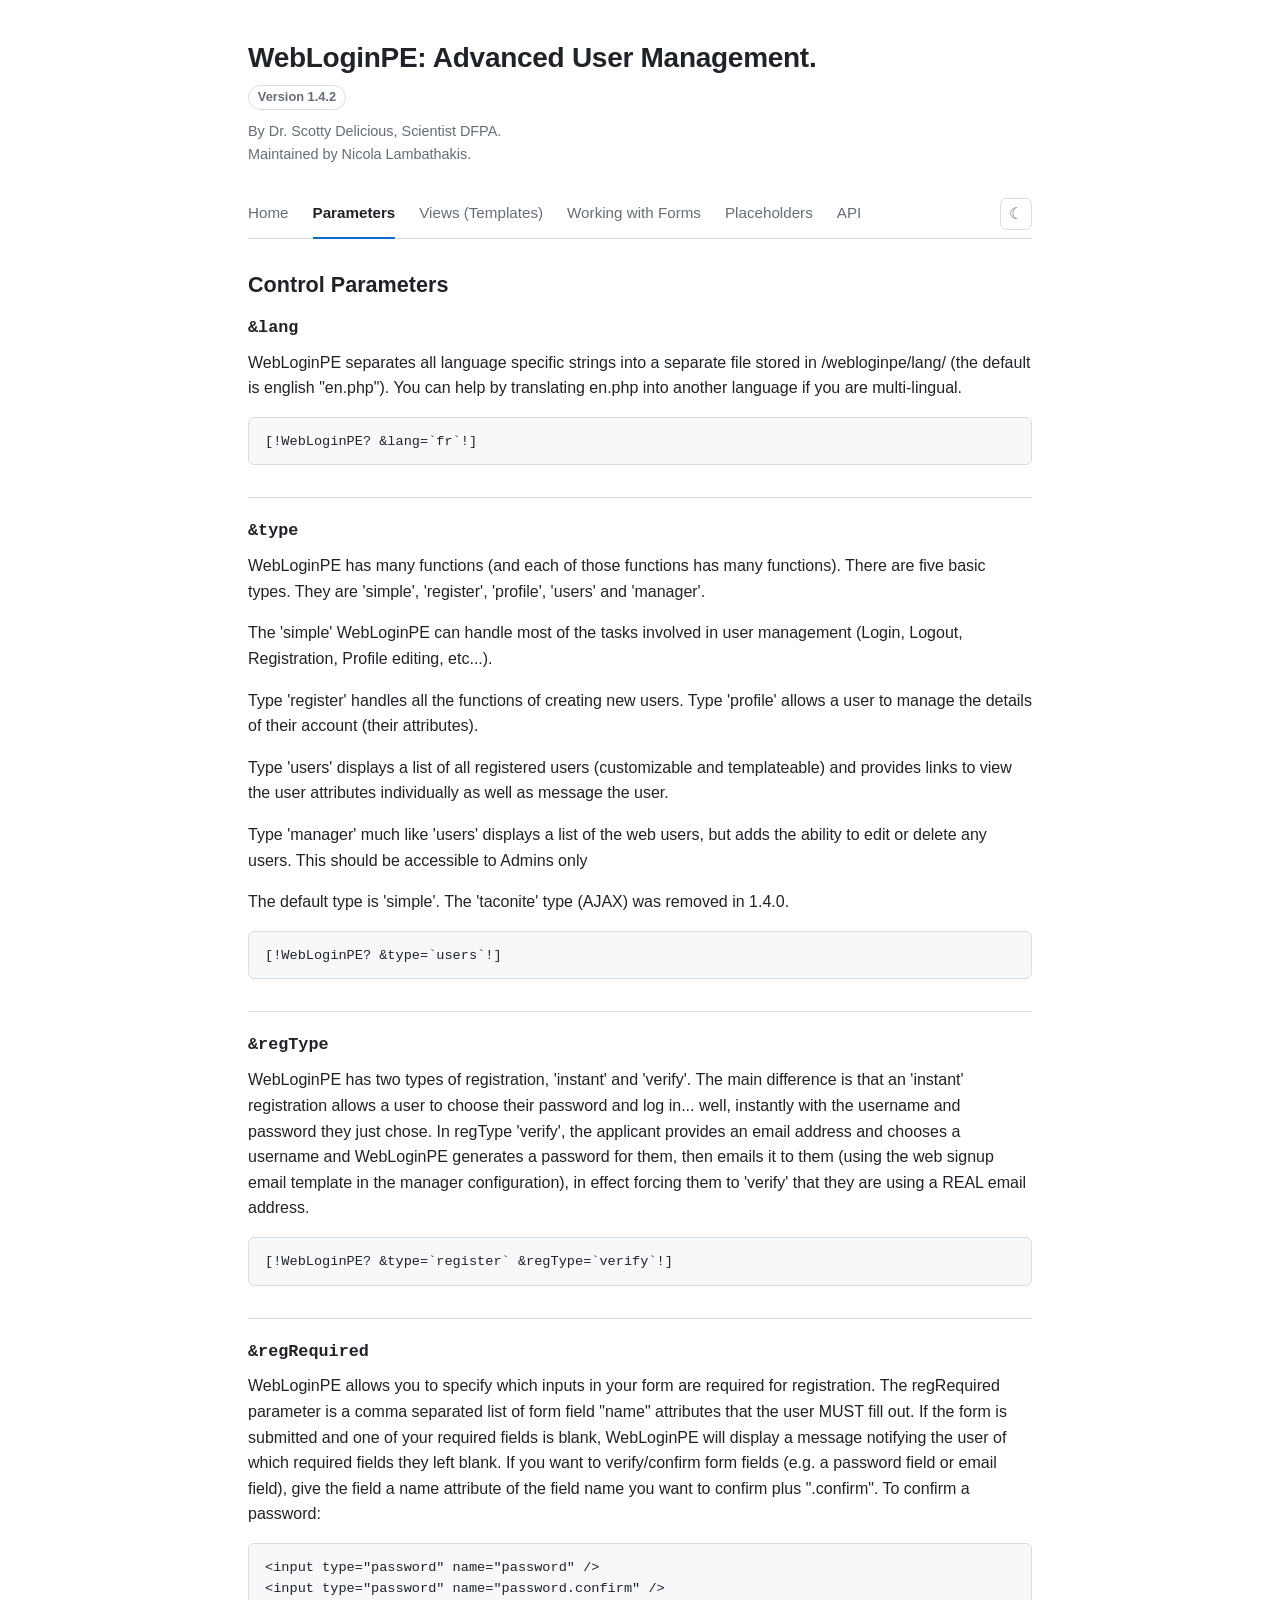
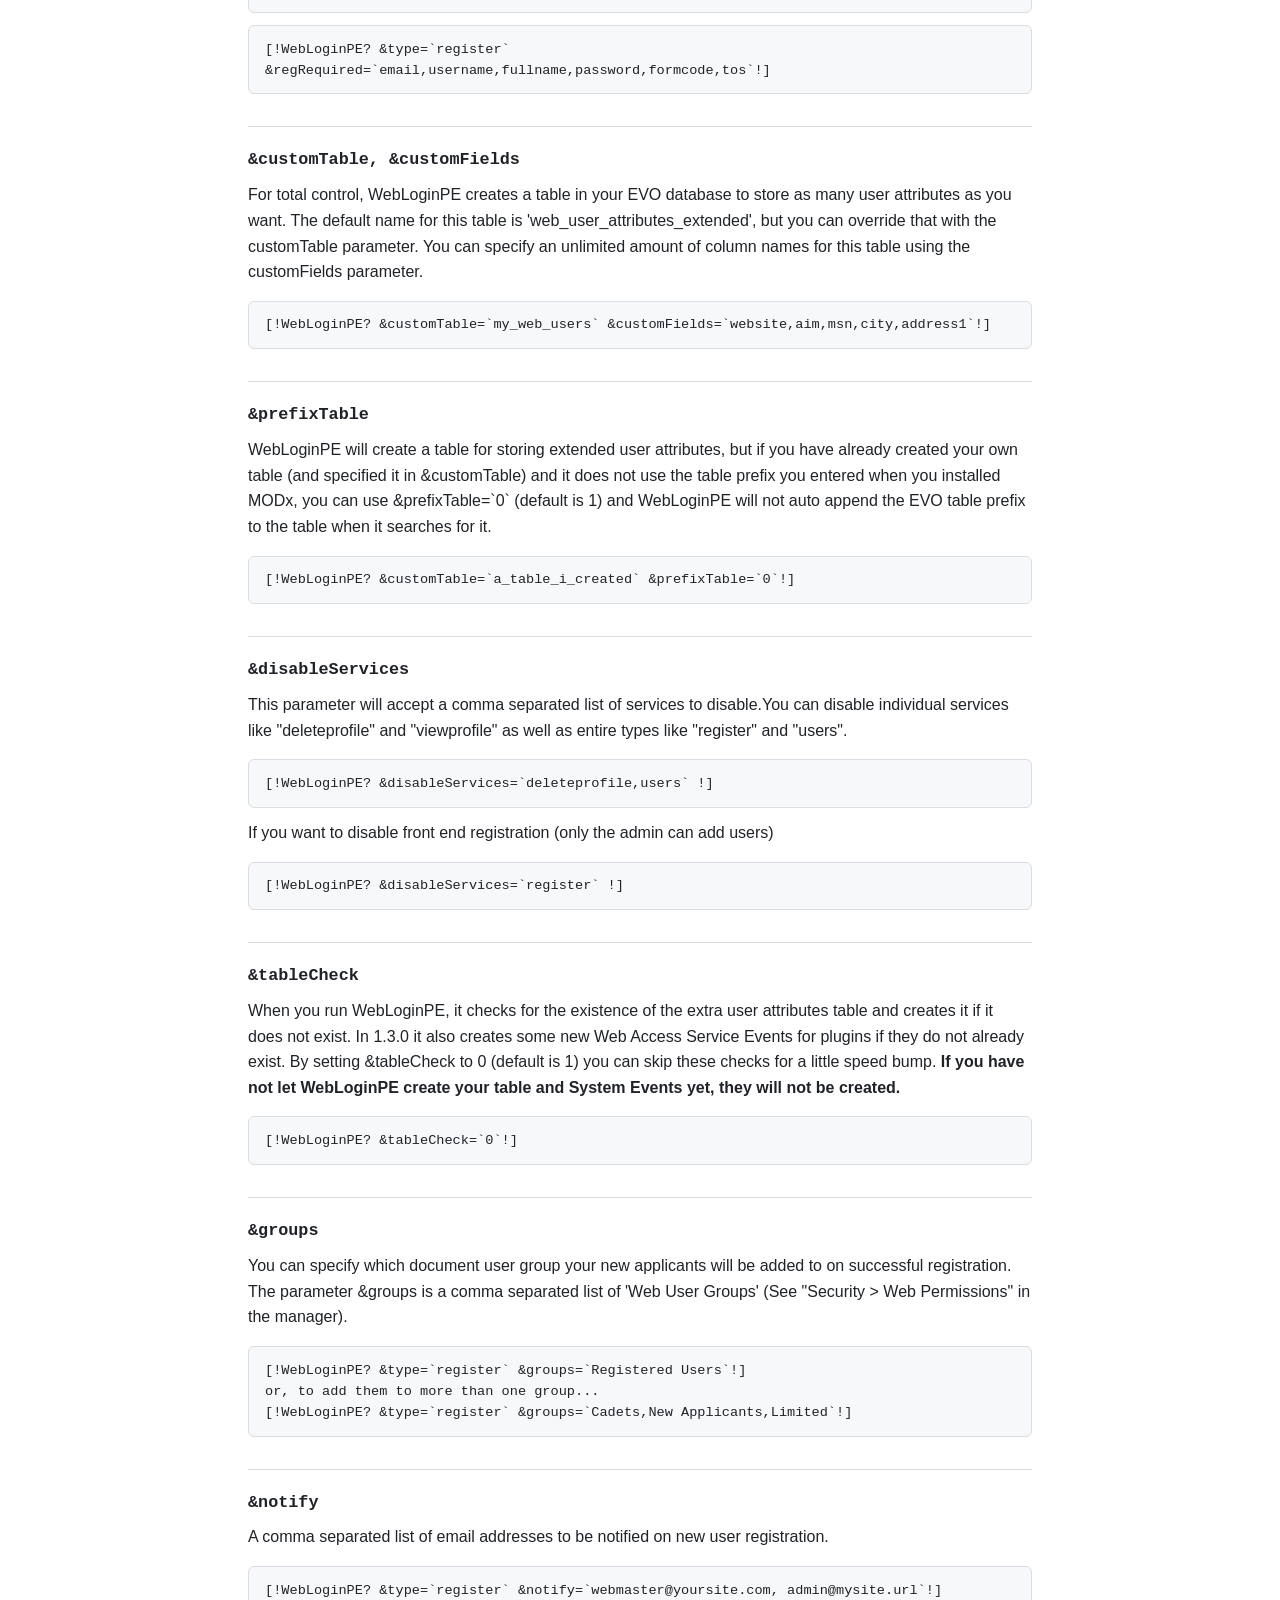
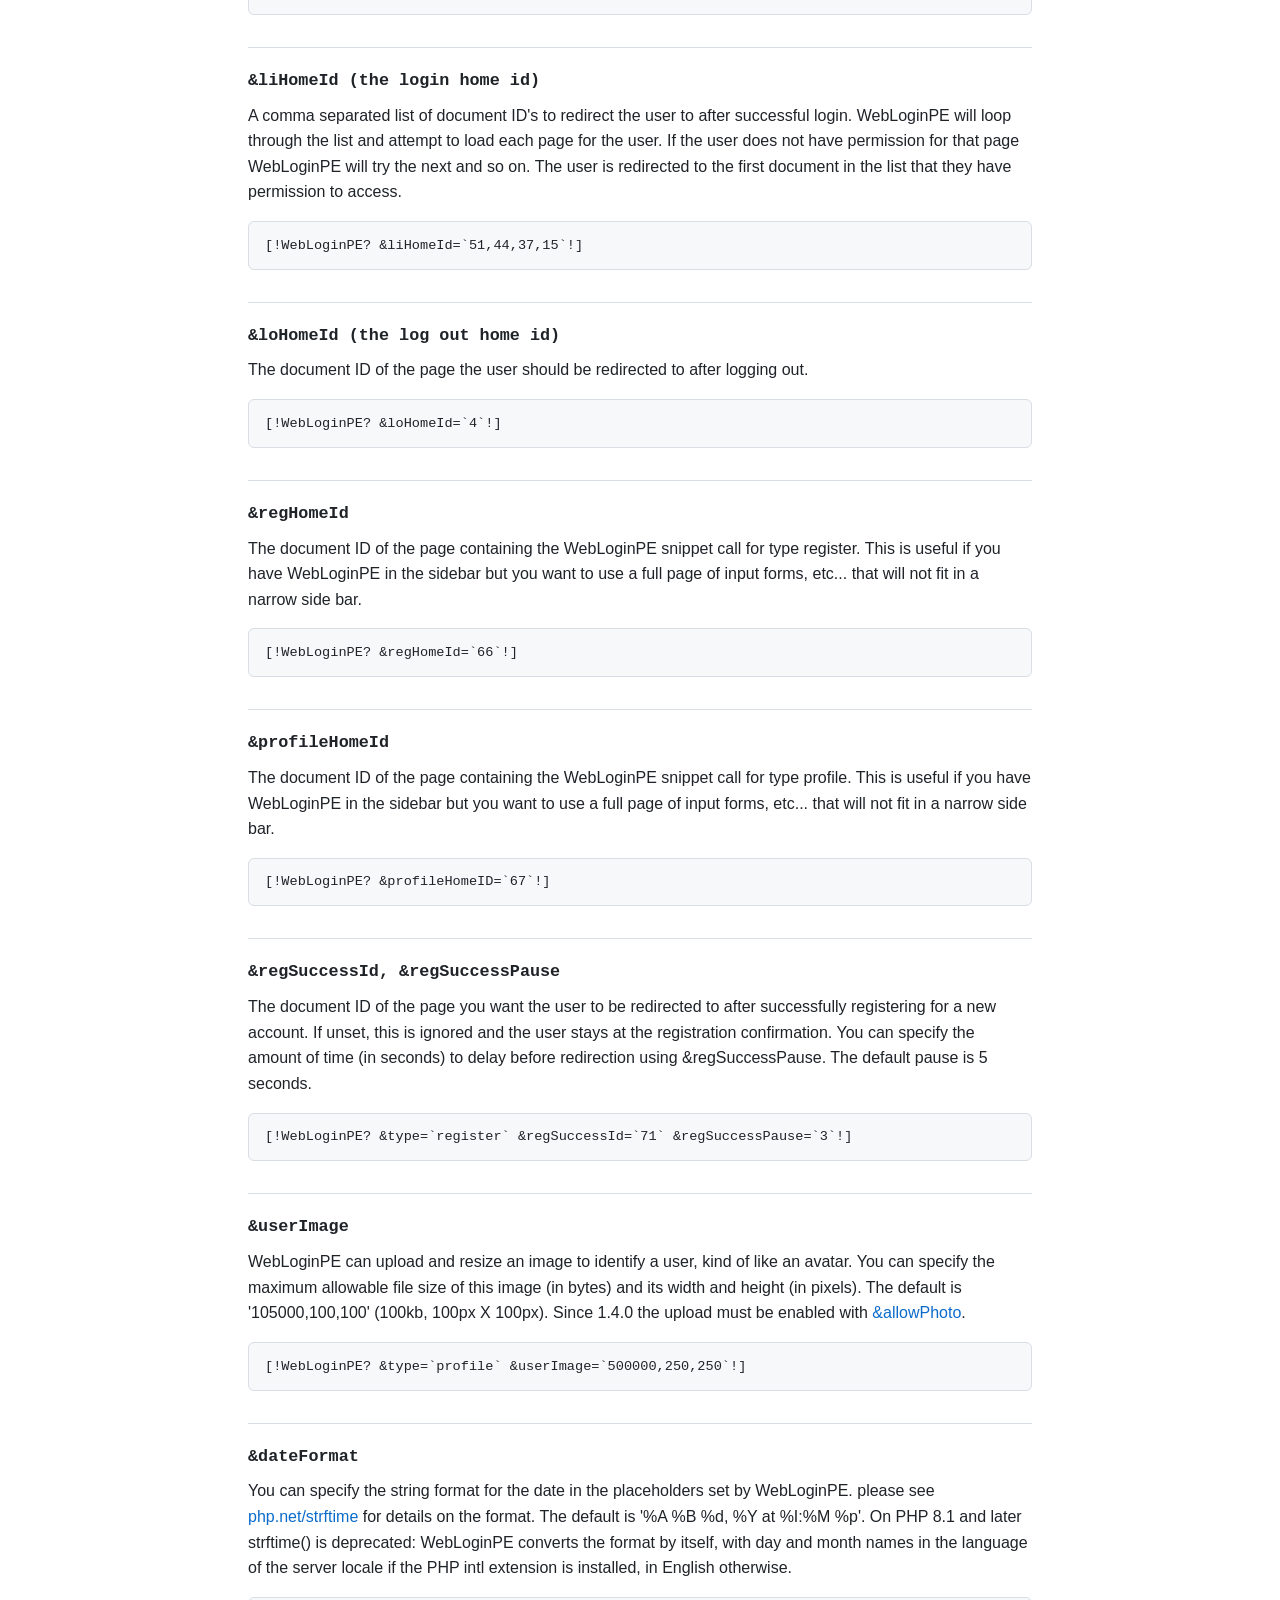
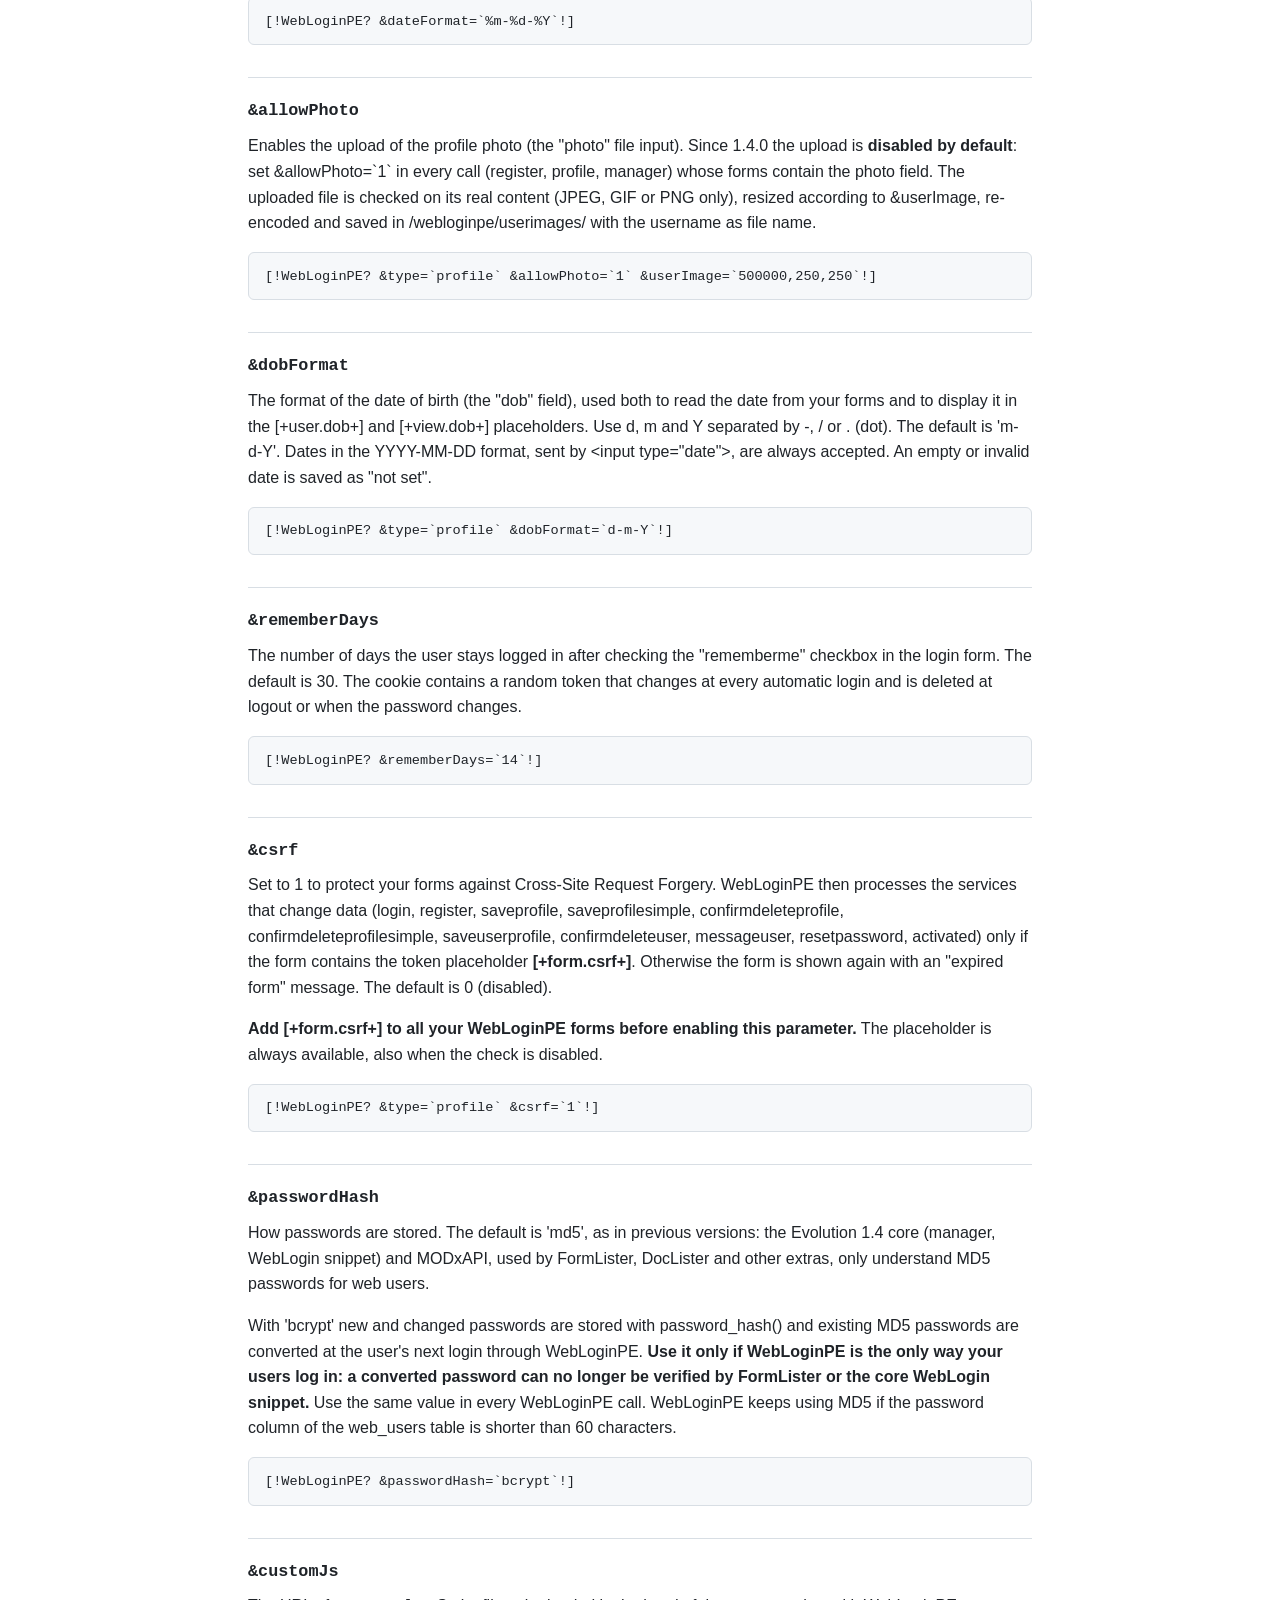
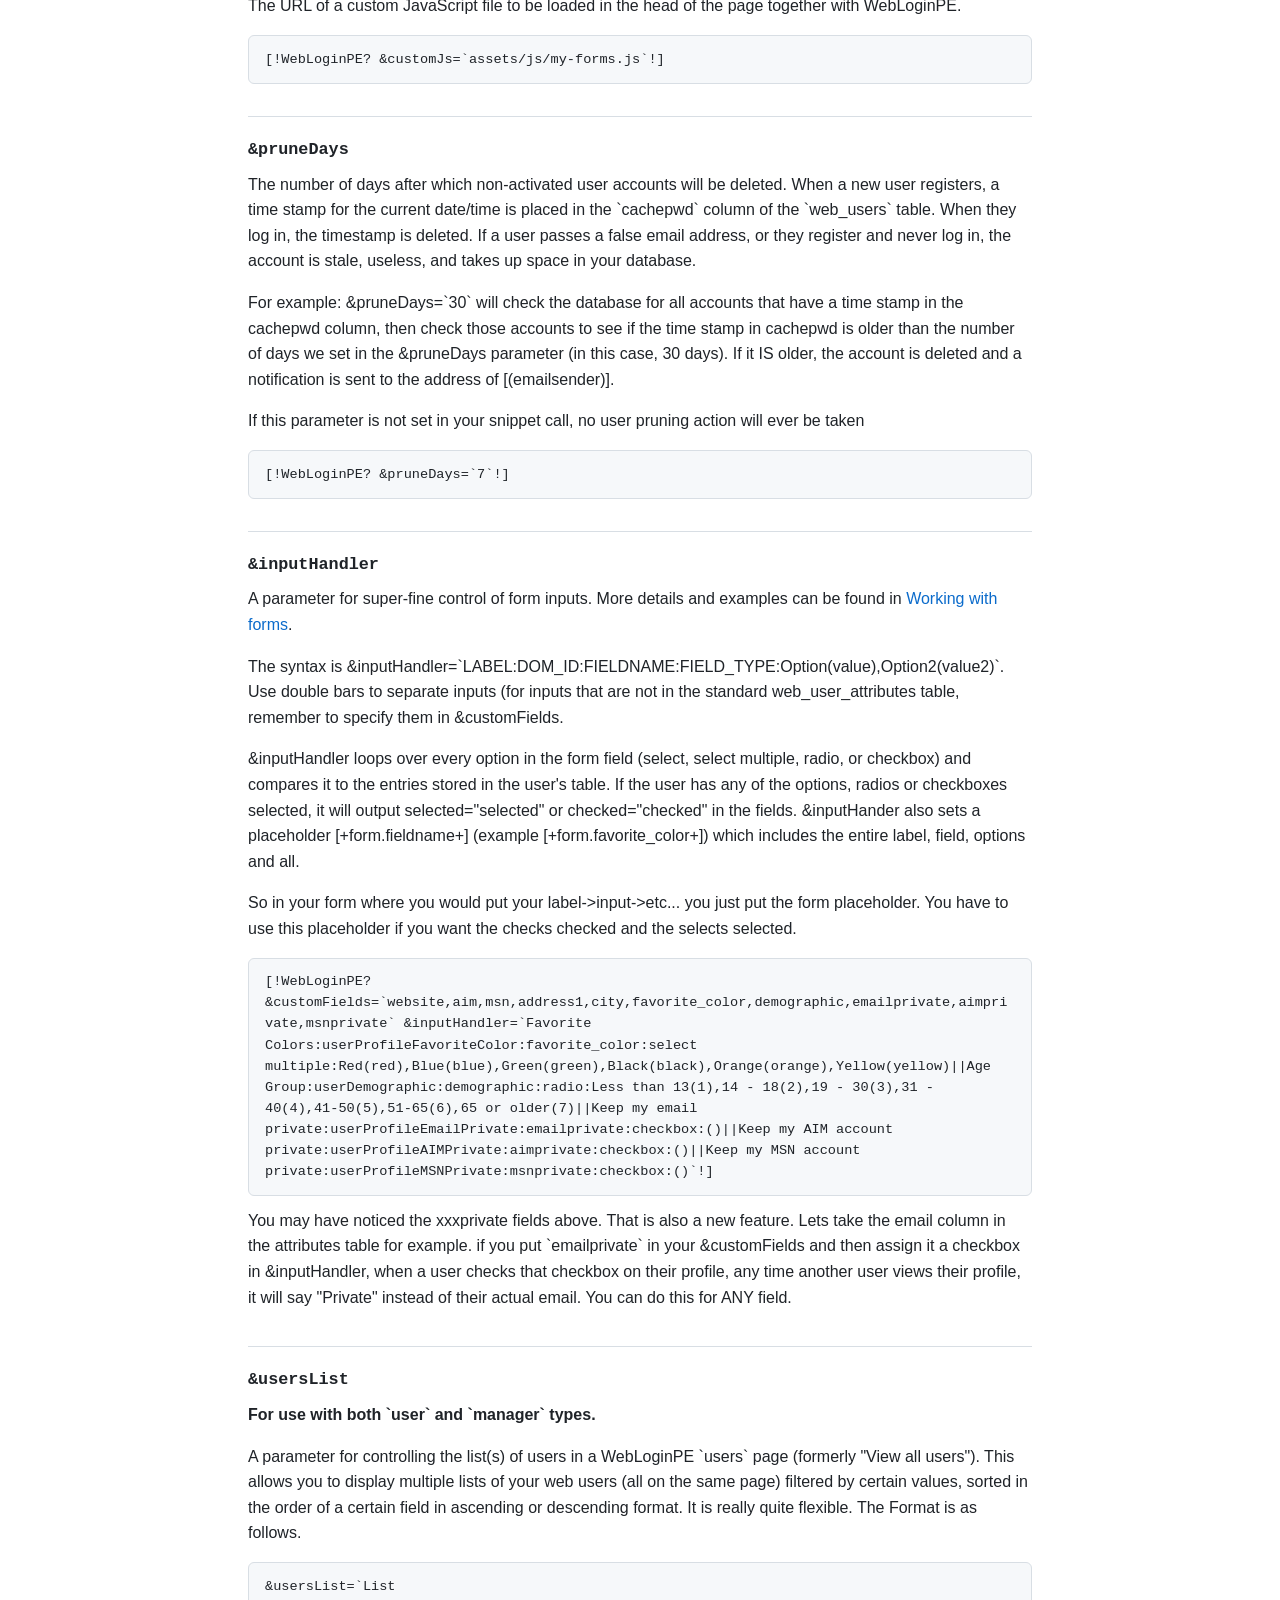
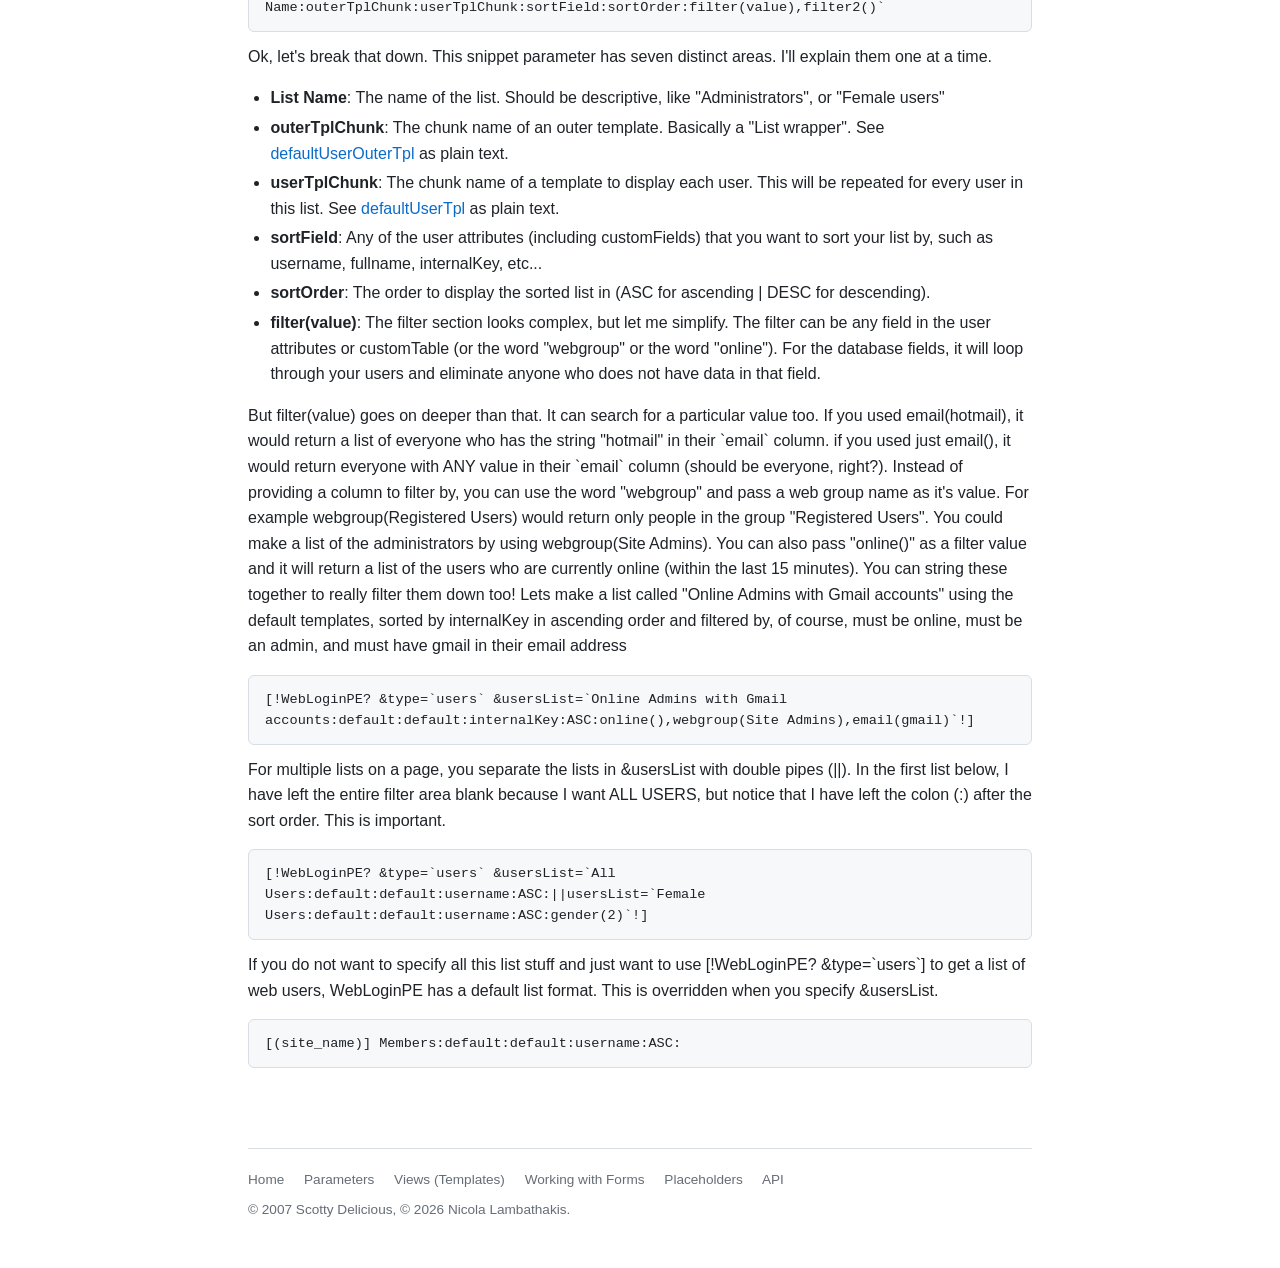
<file: assets/snippets/webloginpe/docs/parameters.html>
<!DOCTYPE html PUBLIC "-//W3C//DTD XHTML 1.0 Transitional//EN"
	"http://www.w3.org/TR/xhtml1/DTD/xhtml1-transitional.dtd">

<html xmlns="http://www.w3.org/1999/xhtml" xml:lang="en" lang="en">
<head>
	<meta http-equiv="Content-Type" content="text/html; charset=utf-8"/>

	<title>WebLoginPE: Documentation</title>
	<script type="text/javascript" src="style/webloginpe.js"></script>
	<link rel="stylesheet" href="style/webloginpe.css" type="text/css" media="screen" title="WebLoginPE [Screen]" charset="utf-8">
	<link rel="alternate stylesheet" href="style/webloginpe.print.css" type="text/css" media="print,all" title="WebLoginPE [Print]" charset="utf-8">
	
</head>

<body>
	<div id="wrapper">
		<div id="head">
			<h1>WebLoginPE: Advanced User Management.</h1>
			<h2>Version 1.4.2</h2>
			<h3>By Dr. Scotty Delicious, Scientist DFPA. <br/>Maintained by Nicola Lambathakis.</h3>
		</div>
		<div id="select">
			<ul id="menu">
				<li><a href="index.html"><span>Home</span>:</a></li>
				<li><a class="here" href="parameters.html"><span>Parameters</span></a></li>
				<li><a href="views.html"><span>Views (Templates)</span></a></li>
				<li><a href="forms.html"><span>Working with Forms</span></a></li>
				<li><a href="placeholders.html"><span>Placeholders</span></a></li>
				<li><a href="api.html"><span>API</span></a></li>
			</ul>
		</div>
		<div id="content">
			<h4>Control Parameters</h4>
			<div id="paramList1">
				
				<div class="parameter">
					<h5>&amp;lang</h5>
					<p class="details">
					WebLoginPE separates all language specific strings into a separate file stored in /webloginpe/lang/ (the default is english "en.php"). You can help by translating en.php into another language if you are multi-lingual.
					</p>
					<div class="example">
						[!WebLoginPE? &amp;lang=`fr`!]
					</div>
				</div>
				
			</div>
			<div id="paramList">
				
				<a name="type"></a>	
				<div class="parameter">
					<h5>&amp;type</h5>
					<p class="details">
						WebLoginPE has many functions (and each of those functions has many functions). There are five basic types. They are 'simple', 'register', 'profile', 'users' and 'manager'.</p>
						<p class="details">The 'simple' WebLoginPE can handle most of the tasks involved in user management (Login, Logout, Registration, Profile editing, etc...).</p>
						<p class="details">Type 'register' handles all the functions of creating new users. Type 'profile' allows a user to manage the details of their account (their attributes).</p>
						<p class="details">Type 'users' displays a list of all registered users (customizable and templateable) and provides links to view the user attributes individually as well as message the user.</p>
						<p class="details">Type 'manager' much like 'users' displays a list of the web users, but adds the ability to edit or delete any users. This should be accessible to Admins only
					</p>
						<p class="details">The default type is 'simple'. The 'taconite' type (AJAX) was removed in 1.4.0.</p>
					<div class="example">
						[!WebLoginPE? &type=`users`!]
					</div>
				</div>
				
				<div class="parameter">
					<h5>&amp;regType</h5>
					<p class="details">
						WebLoginPE has two types of registration, 'instant' and 'verify'. The main difference is that an 'instant' registration allows a user to choose their password and log in... well, instantly with the username and password they just chose. In regType 'verify', the applicant provides an email address and chooses a username and WebLoginPE generates a password for them, then emails it to them (using the web signup email template in the manager configuration), in effect forcing them to 'verify' that they are using a REAL email address.
					</p>
					<div class="example">
						[!WebLoginPE? &amp;type=`register` &amp;regType=`verify`!]
					</div>
				</div>
				
				<div class="parameter">
					<h5>&amp;regRequired</h5>
					<p class="details">
						WebLoginPE allows you to specify which inputs in your form are required for registration. The regRequired parameter is a comma separated list of form field "name" attributes that the user MUST fill out. If the form is submitted and one of your required fields is blank, WebLoginPE will display a message notifying the user of which required fields they left blank. If you want to verify/confirm form fields (e.g. a password field or email field), give the field a name attribute of the field name you want to confirm plus ".confirm". To confirm a password:
					</p>
					<div class="example">
						&lt;input type=&quot;password&quot; name=&quot;password&quot; /&gt;<br />
						&lt;input type=&quot;password&quot; name=&quot;password.confirm&quot; /&gt;
					</div>
					<div class="example">
						[!WebLoginPE? &amp;type=`register` &amp;regRequired=`email,username,fullname,password,formcode,tos`!]
					</div>
				</div>
				
				<div class="parameter">
					<h5>&amp;customTable, &amp;customFields</h5>
					<p class="details">
						For total control, WebLoginPE creates a table in your EVO database to store as many user attributes as you want. The default name for this table is 'web_user_attributes_extended', but you can override that with the customTable parameter. You can specify an unlimited amount of column names for this table using the customFields parameter.
					</p>
					<div class="example">
						[!WebLoginPE? &amp;customTable=`my_web_users` &amp;customFields=`website,aim,msn,city,address1`!]
					</div>
				</div>
				
				<a name="prefixTable"></a>
				<div class="parameter">
					<h5>&amp;prefixTable</h5>
					<p class="details">
						WebLoginPE will create a table for storing extended user attributes, but if you have already created your own table (and specified it in &amp;customTable) and it does not use the table prefix you entered when you installed MODx, you can use &amp;prefixTable=`0` (default is 1) and WebLoginPE will not auto append the EVO table prefix to the table when it searches for it.
					</p>
					<div class="example">
						[!WebLoginPE? &amp;customTable=`a_table_i_created` &amp;prefixTable=`0`!]
					</div>
				</div>
				
				<a name="disableServices"></a>
				<div class="parameter">
					<h5>&amp;disableServices</h5>
					<p class="details">
						This parameter will accept a comma separated list of services to disable.You can disable individual services like "deleteprofile" and "viewprofile" as well as entire types like "register" and "users".
					</p>
					<div class="example">
						[!WebLoginPE? &amp;disableServices=`deleteprofile,users` !]
					</div>
					<p class="details">
						If you want to disable front end registration (only the admin can add users)
					</p>
					<div class="example">
						[!WebLoginPE? &amp;disableServices=`register` !]
					</div>
				</div>
				
				<a name="tableCheck"></a>
				<div class="parameter">
					<h5>&amp;tableCheck</h5>
					<p class="details">
						When you run WebLoginPE, it checks for the existence of the extra user attributes table and creates it if it does not exist. In 1.3.0 it also creates some new Web Access Service Events for plugins if they do not already exist. By setting &amp;tableCheck to 0 (default is 1) you can skip these checks for a little speed bump. <span class="warning">If you have not let WebLoginPE create your table and System Events yet, they will not be created.</span>
					</p>
					<div class="example">
						[!WebLoginPE? &amp;tableCheck=`0`!]
					</div>
				</div>
				
				<div class="parameter">
					<h5>&amp;groups</h5>
					<p class="details">
						You can specify which document user group your new applicants will be added to on successful registration. The parameter &amp;groups is a comma separated list of 'Web User Groups' (See "Security > Web Permissions" in the manager).
					</p>
					<div class="example">
						[!WebLoginPE? &amp;type=`register` &amp;groups=`Registered Users`!]<br />
						or, to add them to more than one group...<br />
						[!WebLoginPE? &amp;type=`register` &amp;groups=`Cadets,New Applicants,Limited`!]
					</div>
				</div>
				
				<div class="parameter">
					<h5>&amp;notify</h5>
					<p class="details">
						A comma separated list of email addresses to be notified on new user registration.
					</p>
					<div class="example">
						[!WebLoginPE? &amp;type=`register` &amp;notify=`webmaster@yoursite.com, admin@mysite.url`!]
					</div>
				</div>
				
				<div class="parameter">
					<h5>&amp;liHomeId (the login home id)</h5>
					<p class="details">
						A comma separated list of document ID's to redirect the user to after successful login. WebLoginPE will loop through the list and attempt to load each page for the user. If the user does not have permission for that page WebLoginPE will try the next and so on. The user is redirected to the first document in the list that they have permission to access.
					</p>
					<div class="example">
						[!WebLoginPE? &amp;liHomeId=`51,44,37,15`!]
					</div>
				</div>
				
				<div class="parameter">
					<h5>&amp;loHomeId (the log out home id)</h5>
					<p class="details">
						The document ID of the page the user should be redirected to after logging out.
					</p>
					<div class="example">
						[!WebLoginPE? &amp;loHomeId=`4`!]
					</div>
				</div>
				
				<div class="parameter">
					<h5>&amp;regHomeId</h5>
					<p class="details">
						The document ID of the page containing the WebLoginPE snippet call for type register. This is useful if you have WebLoginPE in the sidebar but you want to use a full page of input forms, etc... that will not fit in a narrow side bar.
					</p>
					<div class="example">
						[!WebLoginPE? &amp;regHomeId=`66`!]
					</div>
				</div>
				
				<div class="parameter">
					<h5>&amp;profileHomeId</h5>
					<p class="details">
						The document ID of the page containing the WebLoginPE snippet call for type profile. This is useful if you have WebLoginPE in the sidebar but you want to use a full page of input forms, etc... that will not fit in a narrow side bar.
					</p>
					<div class="example">
						[!WebLoginPE? &amp;profileHomeID=`67`!]
					</div>
				</div>
				
				<div class="parameter">
					<h5>&amp;regSuccessId, &amp;regSuccessPause</h5>
					<p class="details">
						The document ID of the page you want the user to be redirected to after successfully registering for a new account. If unset, this is ignored and the user stays at the registration confirmation. You can specify the amount of time (in seconds) to delay before redirection using &amp;regSuccessPause. The default pause is 5 seconds.
					</p>
					<div class="example">
						[!WebLoginPE? &amp;type=`register` &amp;regSuccessId=`71` &amp;regSuccessPause=`3`!]
					</div>
				</div>
				
				<div class="parameter">
					<h5>&amp;userImage</h5>
					<p class="details">
						WebLoginPE can upload and resize an image to identify a user, kind of like an avatar. You can specify the maximum allowable file size of this image (in bytes) and its width and height (in pixels). The default is '105000,100,100' (100kb, 100px X 100px). Since 1.4.0 the upload must be enabled with <a href="#allowPhoto">&amp;allowPhoto</a>.
					</p>
					<div class="example">
						[!WebLoginPE? &amp;type=`profile` &amp;userImage=`500000,250,250`!]
					</div>
				</div>
				
				<div class="parameter">
					<h5>&amp;dateFormat</h5>
					<p class="details">
						You can specify the string format for the date in the placeholders set by WebLoginPE. please see <a href="http://php.net/strftime">php.net/strftime</a> for details on the format. The default is '%A %B %d, %Y at %I:%M %p'. On PHP 8.1 and later strftime() is deprecated: WebLoginPE converts the format by itself, with day and month names in the language of the server locale if the PHP intl extension is installed, in English otherwise.
					</p>
					<div class="example">
						[!WebLoginPE? &amp;dateFormat=`%m-%d-%Y`!]
					</div>
				</div>
				
				<a name="allowPhoto"></a>
				<div class="parameter">
					<h5>&amp;allowPhoto</h5>
					<p class="details">
						Enables the upload of the profile photo (the "photo" file input). Since 1.4.0 the upload is <strong>disabled by default</strong>: set &amp;allowPhoto=`1` in every call (register, profile, manager) whose forms contain the photo field. The uploaded file is checked on its real content (JPEG, GIF or PNG only), resized according to &amp;userImage, re-encoded and saved in /webloginpe/userimages/ with the username as file name.
					</p>
					<div class="example">
						[!WebLoginPE? &amp;type=`profile` &amp;allowPhoto=`1` &amp;userImage=`500000,250,250`!]
					</div>
				</div>
				
				<a name="dobFormat"></a>
				<div class="parameter">
					<h5>&amp;dobFormat</h5>
					<p class="details">
						The format of the date of birth (the "dob" field), used both to read the date from your forms and to display it in the [+user.dob+] and [+view.dob+] placeholders. Use d, m and Y separated by -, / or . (dot). The default is 'm-d-Y'. Dates in the YYYY-MM-DD format, sent by &lt;input type=&quot;date&quot;&gt;, are always accepted. An empty or invalid date is saved as "not set".
					</p>
					<div class="example">
						[!WebLoginPE? &amp;type=`profile` &amp;dobFormat=`d-m-Y`!]
					</div>
				</div>
				
				<a name="rememberDays"></a>
				<div class="parameter">
					<h5>&amp;rememberDays</h5>
					<p class="details">
						The number of days the user stays logged in after checking the "rememberme" checkbox in the login form. The default is 30. The cookie contains a random token that changes at every automatic login and is deleted at logout or when the password changes.
					</p>
					<div class="example">
						[!WebLoginPE? &amp;rememberDays=`14`!]
					</div>
				</div>
				
				<a name="csrf"></a>
				<div class="parameter">
					<h5>&amp;csrf</h5>
					<p class="details">
						Set to 1 to protect your forms against Cross-Site Request Forgery. WebLoginPE then processes the services that change data (login, register, saveprofile, saveprofilesimple, confirmdeleteprofile, confirmdeleteprofilesimple, saveuserprofile, confirmdeleteuser, messageuser, resetpassword, activated) only if the form contains the token placeholder <strong>[+form.csrf+]</strong>. Otherwise the form is shown again with an "expired form" message. The default is 0 (disabled).
					</p>
					<p class="details">
						<span class="warning">Add [+form.csrf+] to all your WebLoginPE forms before enabling this parameter.</span> The placeholder is always available, also when the check is disabled.
					</p>
					<div class="example">
						[!WebLoginPE? &amp;type=`profile` &amp;csrf=`1`!]
					</div>
				</div>
				
				<a name="passwordHash"></a>
				<div class="parameter">
					<h5>&amp;passwordHash</h5>
					<p class="details">
						How passwords are stored. The default is 'md5', as in previous versions: the Evolution 1.4 core (manager, WebLogin snippet) and MODxAPI, used by FormLister, DocLister and other extras, only understand MD5 passwords for web users.
					</p>
					<p class="details">
						With 'bcrypt' new and changed passwords are stored with password_hash() and existing MD5 passwords are converted at the user's next login through WebLoginPE. <span class="warning">Use it only if WebLoginPE is the only way your users log in: a converted password can no longer be verified by FormLister or the core WebLogin snippet.</span> Use the same value in every WebLoginPE call. WebLoginPE keeps using MD5 if the password column of the web_users table is shorter than 60 characters.
					</p>
					<div class="example">
						[!WebLoginPE? &amp;passwordHash=`bcrypt`!]
					</div>
				</div>
				
				<div class="parameter">
					<h5>&amp;customJs</h5>
					<p class="details">
						The URL of a custom JavaScript file to be loaded in the head of the page together with WebLoginPE.
					</p>
					<div class="example">
						[!WebLoginPE? &amp;customJs=`assets/js/my-forms.js`!]
					</div>
				</div>
				
				<div class="parameter">
					<h5>&amp;pruneDays</h5>
					<p class="details">
						The number of days after which non-activated user accounts will be deleted. When a new user registers, a time stamp for the current date/time is placed in the `cachepwd` column of the `web_users` table. When they log in, the timestamp is deleted. If a user passes a false email address, or they register and never log in, the account is stale, useless, and takes up space in your database.</p>
					<p class="details">For example: &amp;pruneDays=`30` will check the database for all accounts that have a time stamp in the cachepwd column, then check those accounts to see if the time stamp in cachepwd is older than the number of days we set in the &amp;pruneDays parameter (in this case, 30 days). If it IS older, the account is deleted and a notification is sent to the address of [(emailsender)].</p>
					<p class="details">If this parameter is not set in your snippet call, no user pruning action will ever be taken
					</p>
					<div class="example">
						[!WebLoginPE? &amp;pruneDays=`7`!]
					</div>
				</div>
				
				<div class="parameter">
					<h5>&amp;inputHandler</h5>
					<p class="details">
						A parameter for super-fine control of form inputs. More details and examples can be found in <a href="forms.html#inputHandler">Working with forms</a>.</p>
					<p class="details">
						The syntax is &amp;inputHandler=`LABEL:DOM_ID:FIELDNAME:FIELD_TYPE:Option(value),Option2(value2)`. Use double bars to separate inputs (for inputs that are not in the standard web_user_attributes table, remember to specify them in &amp;customFields.
					</p>
					<p class="details">
						&amp;inputHandler loops over every option in the form field (select, select multiple, radio, or checkbox) and compares it to the entries stored in the user's table. If the user has any of the options, radios or checkboxes selected, it will output selected="selected" or checked="checked" in the fields. &amp;inputHander also sets a placeholder [+form.fieldname+] (example [+form.favorite_color+]) which includes the entire label, field, options and all.
					</p>
					<p class="details">
						So in your form where you would put your label->input->etc... you just put the form placeholder. You have to use this placeholder if you want the checks checked and the selects selected.
					</p>
					<div class="example">
						[!WebLoginPE? &amp;customFields=`website,aim,msn,address1,city,favorite_color,demographic,emailprivate,aimprivate,msnprivate` &amp;inputHandler=`Favorite Colors:userProfileFavoriteColor:favorite_color:select multiple:Red(red),Blue(blue),Green(green),Black(black),Orange(orange),Yellow(yellow)||Age Group:userDemographic:demographic:radio:Less than 13(1),14 - 18(2),19 - 30(3),31 - 40(4),41-50(5),51-65(6),65 or older(7)||Keep my email private:userProfileEmailPrivate:emailprivate:checkbox:()||Keep my AIM account private:userProfileAIMPrivate:aimprivate:checkbox:()||Keep my MSN account private:userProfileMSNPrivate:msnprivate:checkbox:()`!]
					</div>
					<p class="details">
						You may have noticed the xxxprivate fields above. That is also a new feature. Lets take the email column in the attributes table for example. if you put `emailprivate` in your &amp;customFields and then assign it a checkbox in &amp;inputHandler, when a user checks that checkbox on their profile, any time another user views their profile, it will say "Private" instead of their actual email. You can do this for ANY field.
					</p>
				</div>
				
				<a name="usersList"></a>
				<div class="parameter">
					<h5>&amp;usersList</h5>
					<p><strong>For use with both `user` and `manager` types.</strong></p>
					<p class="details">
						A parameter for controlling the list(s) of users in a WebLoginPE `users` page (formerly "View all users"). This allows you to display multiple lists of your web users (all on the same page) filtered by certain values, sorted in the order of a certain field in ascending or descending format. It is really quite flexible. The Format is as follows.
					</p>
					<div class="example">
						&amp;usersList=`List Name:outerTplChunk:userTplChunk:sortField:sortOrder:filter(value),filter2()`
					</div>
					<p class="details">
						Ok, let's break that down. This snippet parameter has seven distinct areas. I'll explain them one at a time.
						<ul>
							<li><strong>List Name</strong>: The name of the list. Should be descriptive, like "Administrators", or "Female users"</li>
							<li><strong>outerTplChunk</strong>: The chunk name of an outer template. Basically a "List wrapper". See <a href="javascript:viewTemplateAsText('defaultUserOuterTpl')">defaultUserOuterTpl</a> as plain text.</li>
							<li><strong>userTplChunk</strong>: The chunk name of a template to display each user. This will be repeated for every user in this list. See <a href="javascript:viewTemplateAsText('defaultUserTpl')">defaultUserTpl</a> as plain text.</li>
							<li><strong>sortField</strong>: Any of the user attributes (including customFields) that you want to sort your list by, such as username, fullname, internalKey, etc...</li>
							<li><strong>sortOrder</strong>: The order to display the sorted list in (ASC for ascending | DESC for descending).</li>
							<li><strong>filter(value)</strong>: The filter section looks complex, but let me simplify. The filter can be any field in the user attributes or customTable (or the word "webgroup" or the word "online"). For the database fields, it will loop through your users and eliminate anyone who does not have data in that field.</li>
						</ul>
					</p>
					<p class="details">
						But filter(value) goes on deeper than that. It can search for a particular value too. If you used email(hotmail), it would return a list of everyone who has the string "hotmail" in their `email` column. if you used just email(), it would return everyone with ANY value in their `email` column (should be everyone, right?). Instead of providing a column to filter by, you can use the word "webgroup" and pass a web group name as it's value. For example webgroup(Registered Users) would return only people in the group "Registered Users". You could make a list of the administrators by using webgroup(Site Admins). You can also pass "online()" as a filter value and it will return a list of the users who are currently online (within the last 15 minutes). You can string these together to really filter them down too! Lets make a list called "Online Admins with Gmail accounts" using the default templates, sorted by internalKey in ascending order and filtered by, of course, must be online, must be an admin, and must have gmail in their email address
					</p>
					<div class="example">
						[!WebLoginPE? &amp;type=`users` &amp;usersList=`Online Admins with Gmail accounts:default:default:internalKey:ASC:online(),webgroup(Site Admins),email(gmail)`!]
					</div>
					<p class="details">
						For multiple lists on a page, you separate the lists in &amp;usersList with double pipes (||). In the first list below, I have left the entire filter area blank because I want ALL USERS, but notice that I have left the colon (:) after the sort order. This is important.
					</p>
					<div class="example">
						[!WebLoginPE? &amp;type=`users` &amp;usersList=`All Users:default:default:username:ASC:||usersList=`Female Users:default:default:username:ASC:gender(2)`!]
					</div>
					<p class="details">
						If you do not want to specify all this list stuff and just want to use [!WebLoginPE? &amp;type=`users`] to get a list of web users, WebLoginPE has a default list format. This is overridden when you specify &amp;usersList.
					</p>
					<div class="example">
						[(site_name)] Members:default:default:username:ASC:
					</div>
				</div>
				
			</div>
		</div>
		
		
		<div id="foot">
			<p id="footmenu">
				<a href="index.html">Home</a>
				<a href="parameters.html">Parameters</a>
				<a href="views.html">Views (Templates)</a>
				<a href="forms.html">Working with Forms</a>
				<a href="placeholders.html">Placeholders</a>
				<a href="api.html">API</a>
			</p>
			<p id="credits">&copy; 2007 Scotty Delicious, &copy; 2026 Nicola Lambathakis.</p>
		</div>
	</div>
</body>
</html>
</file>
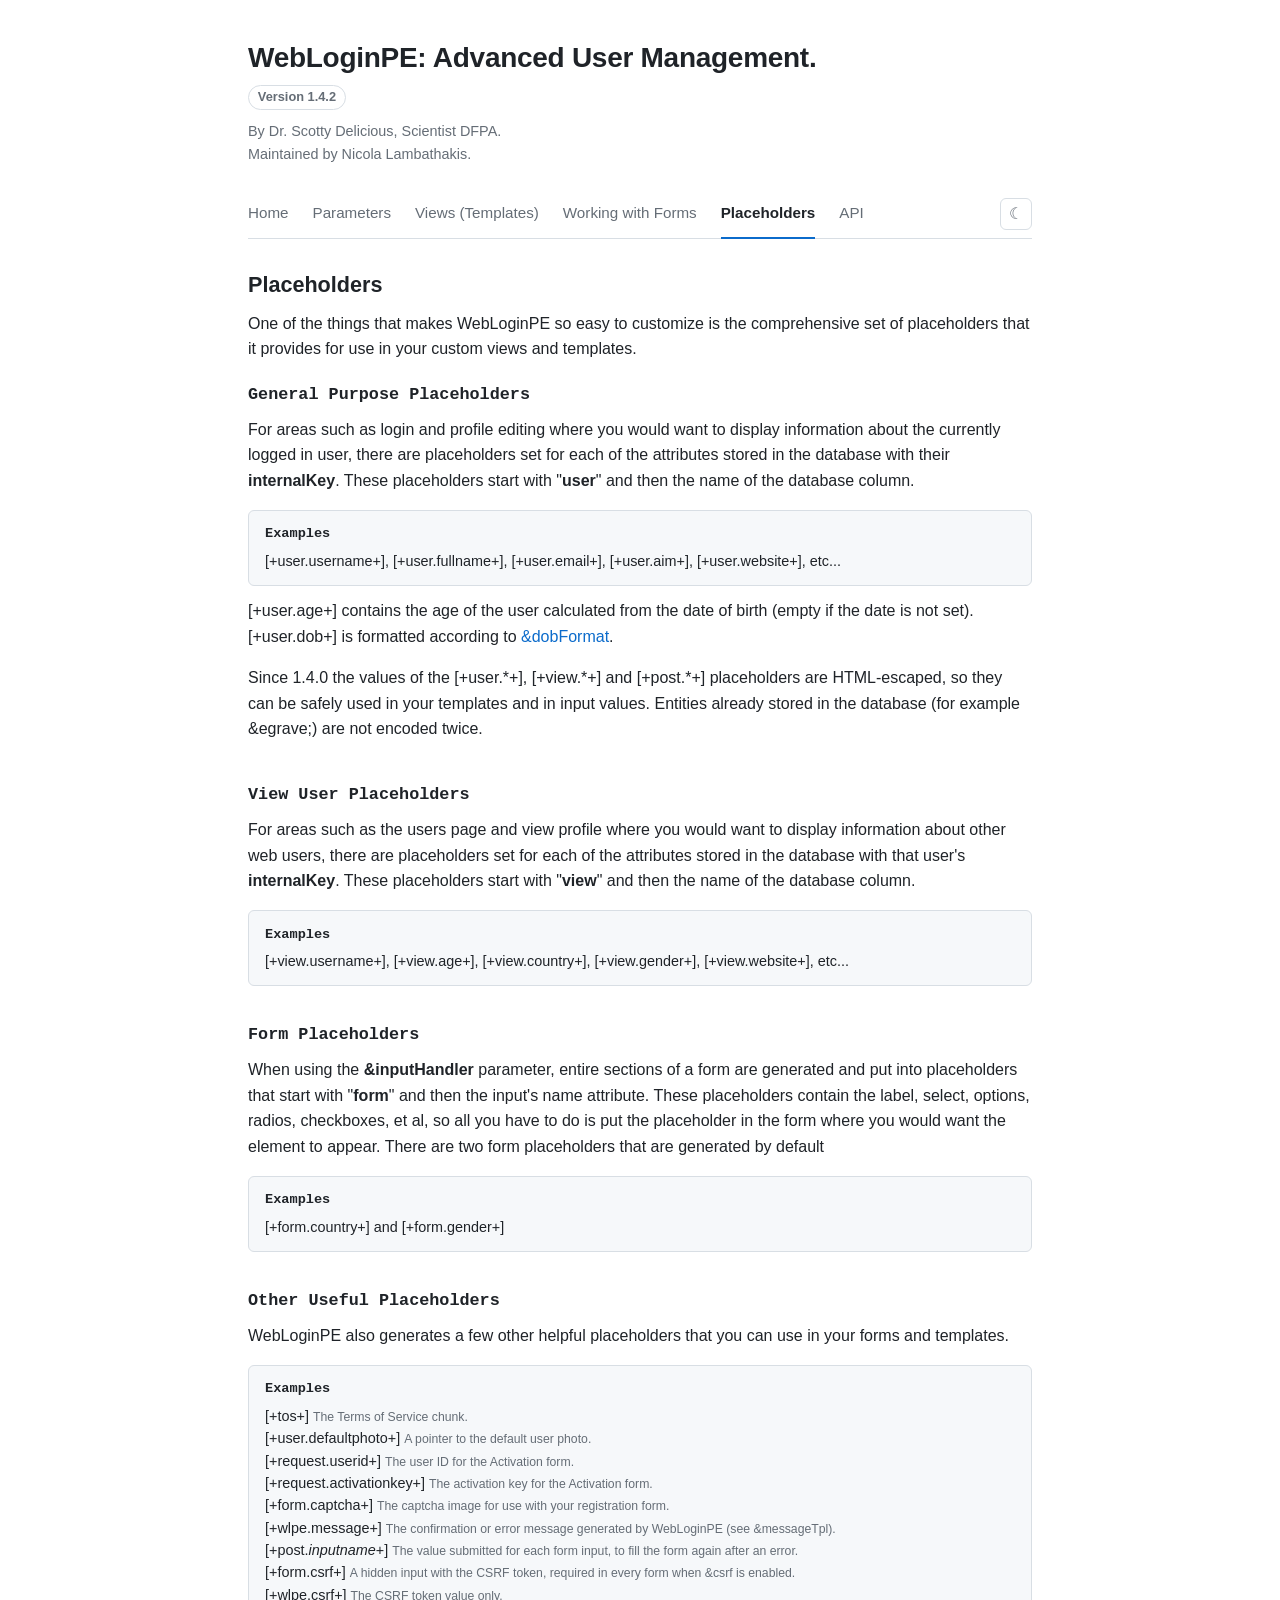
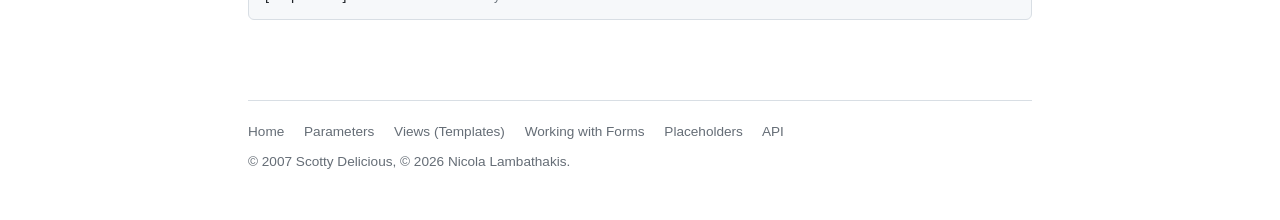
<file: assets/snippets/webloginpe/docs/placeholders.html>
<!DOCTYPE html PUBLIC "-//W3C//DTD XHTML 1.0 Transitional//EN"
	"http://www.w3.org/TR/xhtml1/DTD/xhtml1-transitional.dtd">

<html xmlns="http://www.w3.org/1999/xhtml" xml:lang="en" lang="en">
<head>
	<meta http-equiv="Content-Type" content="text/html; charset=utf-8"/>

	<title>WebLoginPE: Documentation</title>
	<script type="text/javascript" src="style/webloginpe.js"></script>
	<link rel="stylesheet" href="style/webloginpe.css" type="text/css" media="screen" title="WebLoginPE [Screen]" charset="utf-8">
	<link rel="alternate stylesheet" href="style/webloginpe.print.css" type="text/css" media="print,all" title="WebLoginPE [Print]" charset="utf-8">
	
</head>

<body>
	<div id="wrapper">
		<div id="head">
			<h1>WebLoginPE: Advanced User Management.</h1>
			<h2>Version 1.4.2</h2>
			<h3>By Dr. Scotty Delicious, Scientist DFPA. <br/>Maintained by Nicola Lambathakis.</h3>
		</div>
		<div id="select">
			<ul id="menu">
				<li><a href="index.html"><span>Home</span>:</a></li>
				<li><a href="parameters.html"><span>Parameters</span></a></li>
				<li><a href="views.html"><span>Views (Templates)</span></a></li>
				<li><a href="forms.html"><span>Working with Forms</span></a></li>
				<li><a class="here" href="placeholders.html"><span>Placeholders</span></a></li>
				<li><a href="api.html"><span>API</span></a></li>
			</ul>
		</div>
		<div id="content">
			<h4>Placeholders</h4>
			<p>
				One of the things that makes WebLoginPE so easy to customize is the comprehensive set of placeholders that it provides for use in your custom views and templates.
			</p>
			
			<div class="paramList">
				<div class="parameter">
					<h5>General Purpose Placeholders</h5>
					<p>
						For areas such as login and profile editing where you would want to display information about the currently logged in user, there are placeholders set for each of the attributes stored in the database with their <strong>internalKey</strong>. These placeholders start with "<strong>user</strong>" and then the name of the database column.
					</p>
					<div class="example">
						<h6>Examples</h6>
						[+user.username+], [+user.fullname+], [+user.email+], [+user.aim+], [+user.website+], etc...
					</div>
					<p>
						[+user.age+] contains the age of the user calculated from the date of birth (empty if the date is not set). [+user.dob+] is formatted according to <a href="parameters.html#dobFormat">&amp;dobFormat</a>.
					</p>
					<p>
						Since 1.4.0 the values of the [+user.*+], [+view.*+] and [+post.*+] placeholders are HTML-escaped, so they can be safely used in your templates and in input values. Entities already stored in the database (for example &amp;egrave;) are not encoded twice.
					</p>
				</div>
			</div>
			
			<div class="paramList">
				<div class="parameter">
					<h5>View User Placeholders</h5>
					<p>
						For areas such as the users page and view profile where you would want to display information about other web users, there are placeholders set for each of the attributes stored in the database with that user's <strong>internalKey</strong>. These placeholders start with "<strong>view</strong>" and then the name of the database column.
					</p>
					<div class="example">
						<h6>Examples</h6>
						[+view.username+], [+view.age+], [+view.country+], [+view.gender+], [+view.website+], etc...
					</div>
				</div>
			</div>
			
			<div class="paramList">
				<div class="parameter">
					<h5>Form Placeholders</h5>
					<p>
						When using the <strong>&amp;inputHandler</strong> parameter, entire sections of a form are generated and put into placeholders that start with "<strong>form</strong>" and then the input's name attribute. These placeholders contain the label, select, options, radios, checkboxes, et al, so all you have to do is put the placeholder in the form where you would want the element to appear. There are two form placeholders that are generated by default
					</p>
					<div class="example">
						<h6>Examples</h6>
						[+form.country+] and [+form.gender+]
					</div>
				</div>
			</div>
			
			<div class="paramList">
				<div class="parameter">
					<h5>Other Useful Placeholders</h5>
					<p>
						WebLoginPE also generates a few other helpful placeholders that you can use in your forms and templates.
					</p>
					<div class="example">
						<h6>Examples</h6>
						[+tos+] <span class="sidenote">The Terms of Service chunk.</span><br/>
						[+user.defaultphoto+] <span class="sidenote">A pointer to the default user photo.</span><br/>
						[+request.userid+] <span class="sidenote">The user ID for the Activation form.</span><br/>
						[+request.activationkey+] <span class="sidenote">The activation key for the Activation form.</span><br/>
						[+form.captcha+] <span class="sidenote">The captcha image for use with your registration form.</span><br/>
						[+wlpe.message+] <span class="sidenote">The confirmation or error message generated by WebLoginPE (see &amp;messageTpl).</span><br/>
						[+post.<em>inputname</em>+] <span class="sidenote">The value submitted for each form input, to fill the form again after an error.</span><br/>
						[+form.csrf+] <span class="sidenote">A hidden input with the CSRF token, required in every form when &amp;csrf is enabled.</span><br/>
						[+wlpe.csrf+] <span class="sidenote">The CSRF token value only.</span>
					</div>
				</div>
			</div>
			
		</div>
		
		
		<div id="foot">
			<p id="footmenu">
				<a href="index.html">Home</a>
				<a href="parameters.html">Parameters</a>
				<a href="views.html">Views (Templates)</a>
				<a href="forms.html">Working with Forms</a>
				<a href="placeholders.html">Placeholders</a>
				<a href="api.html">API</a>
			</p>
			<p id="credits">&copy; 2007 Scotty Delicious, &copy; 2026 Nicola Lambathakis.</p>
		</div>
	</div>
</body>
</html>
</file>
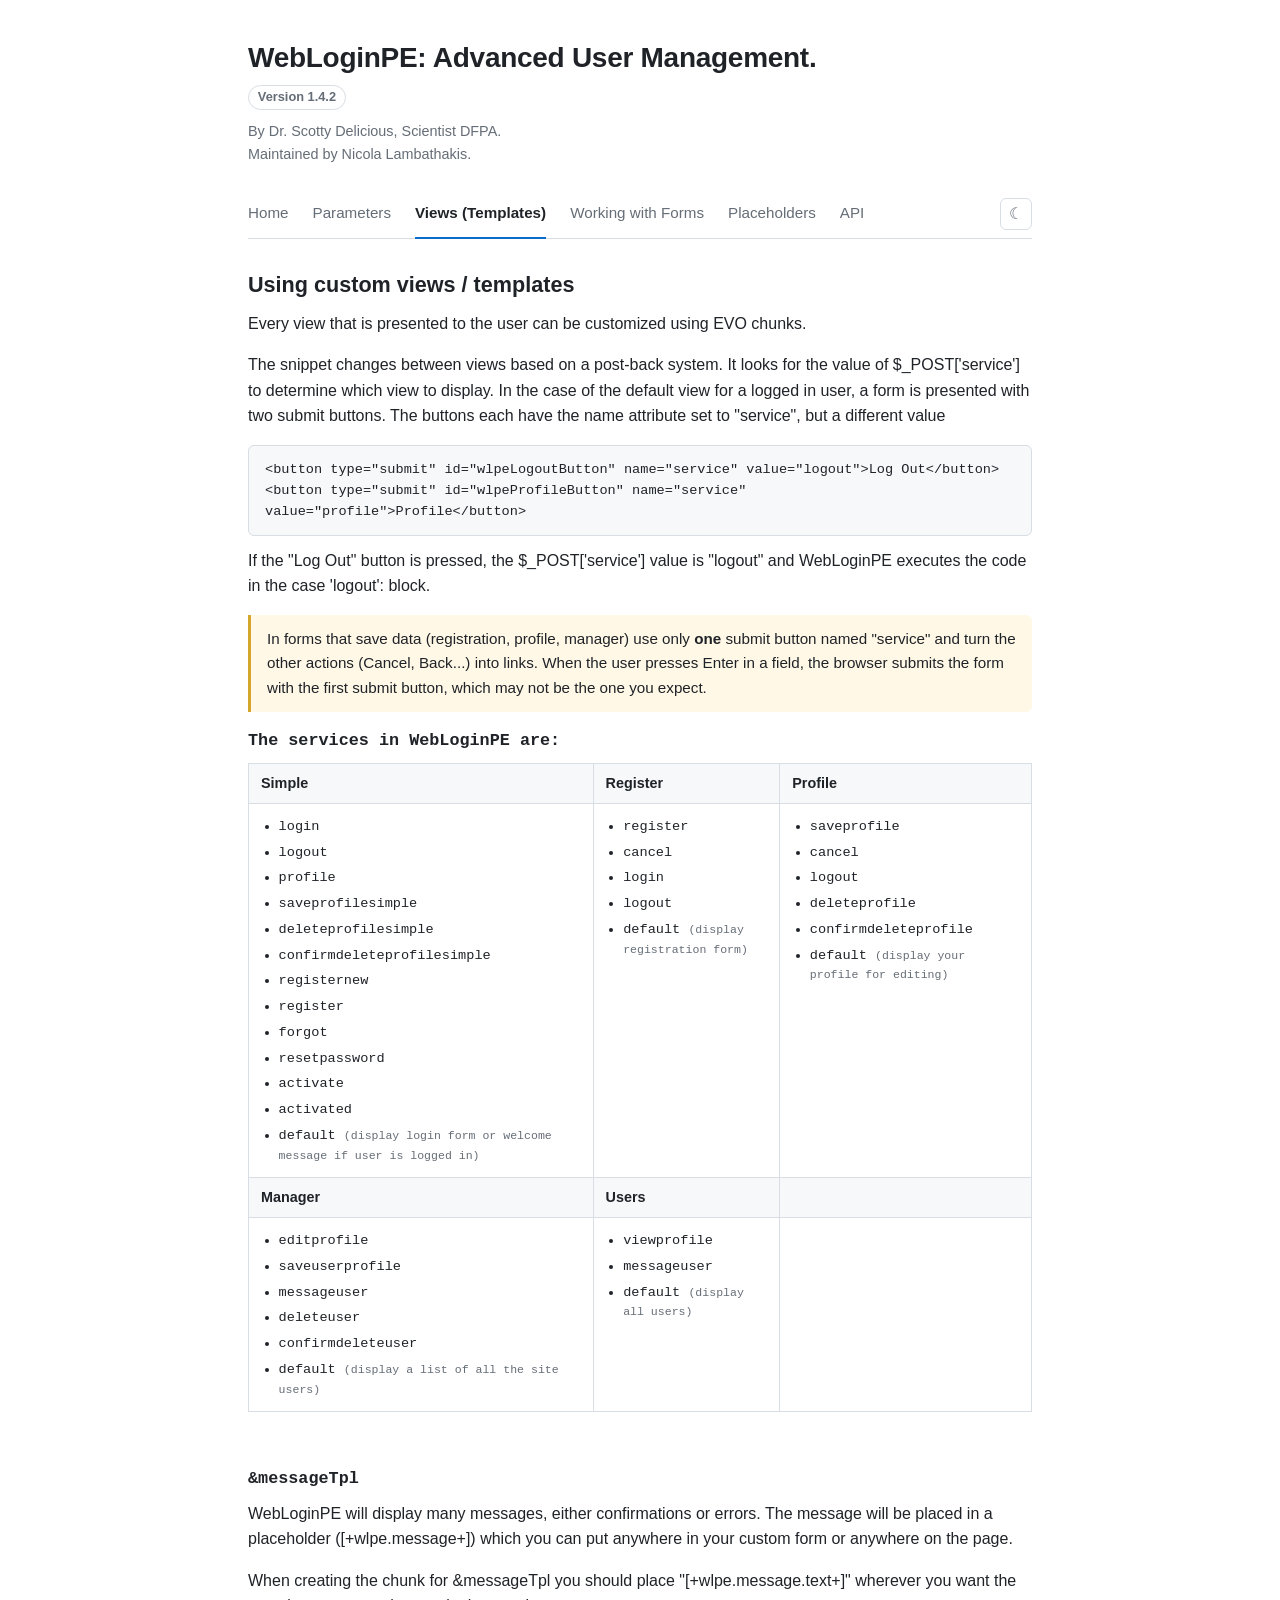
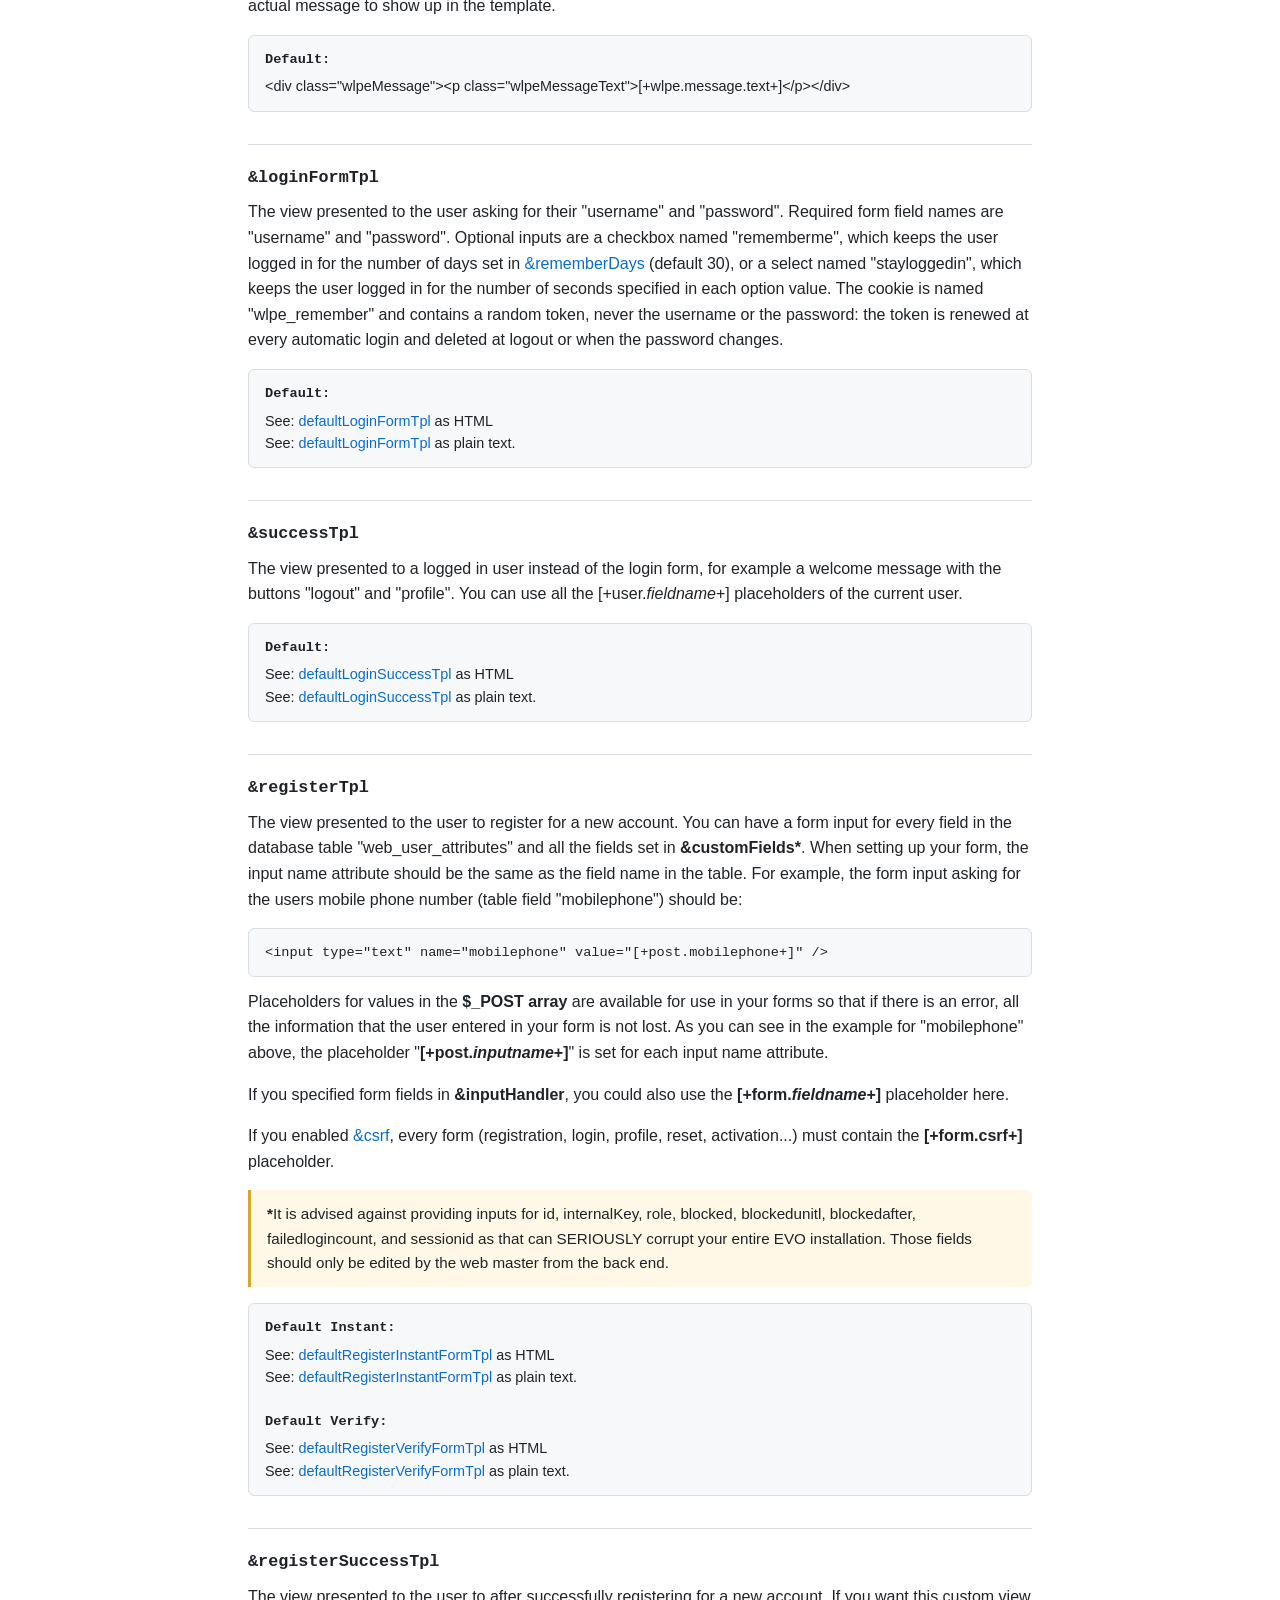
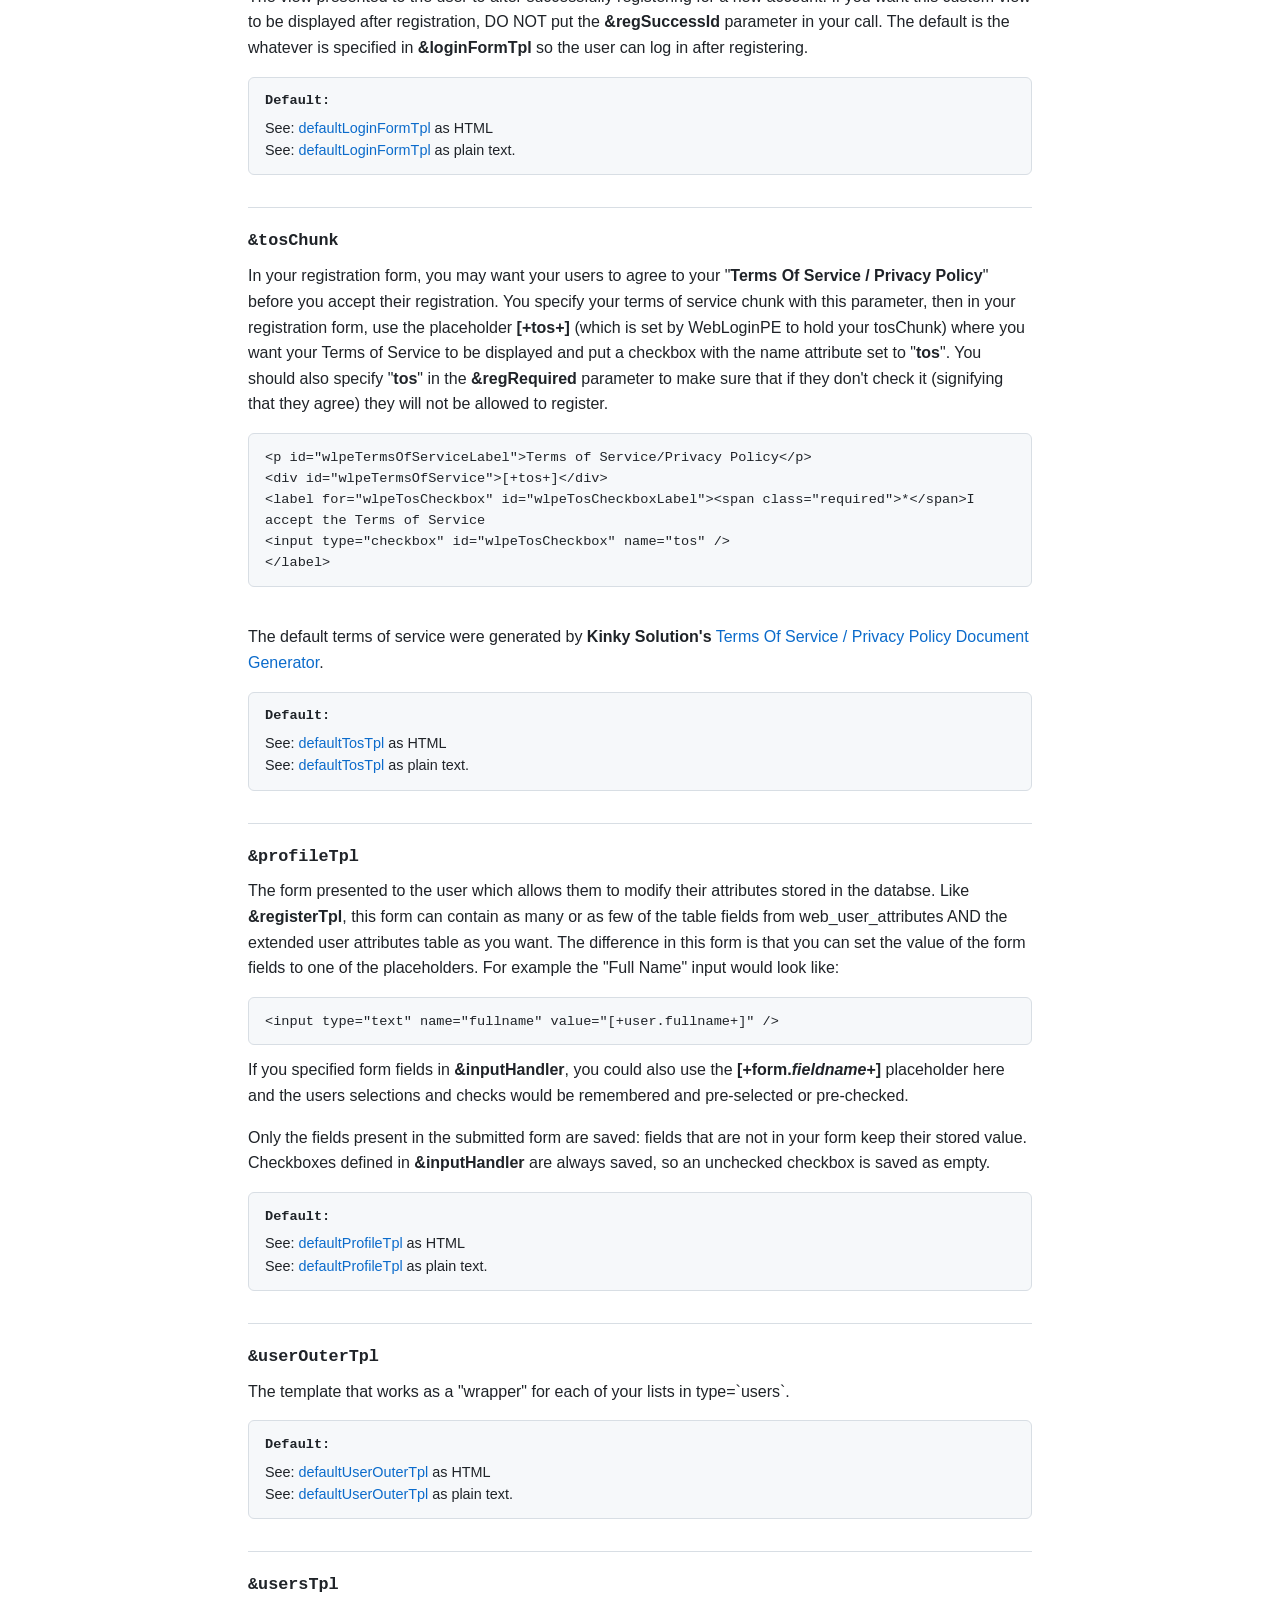
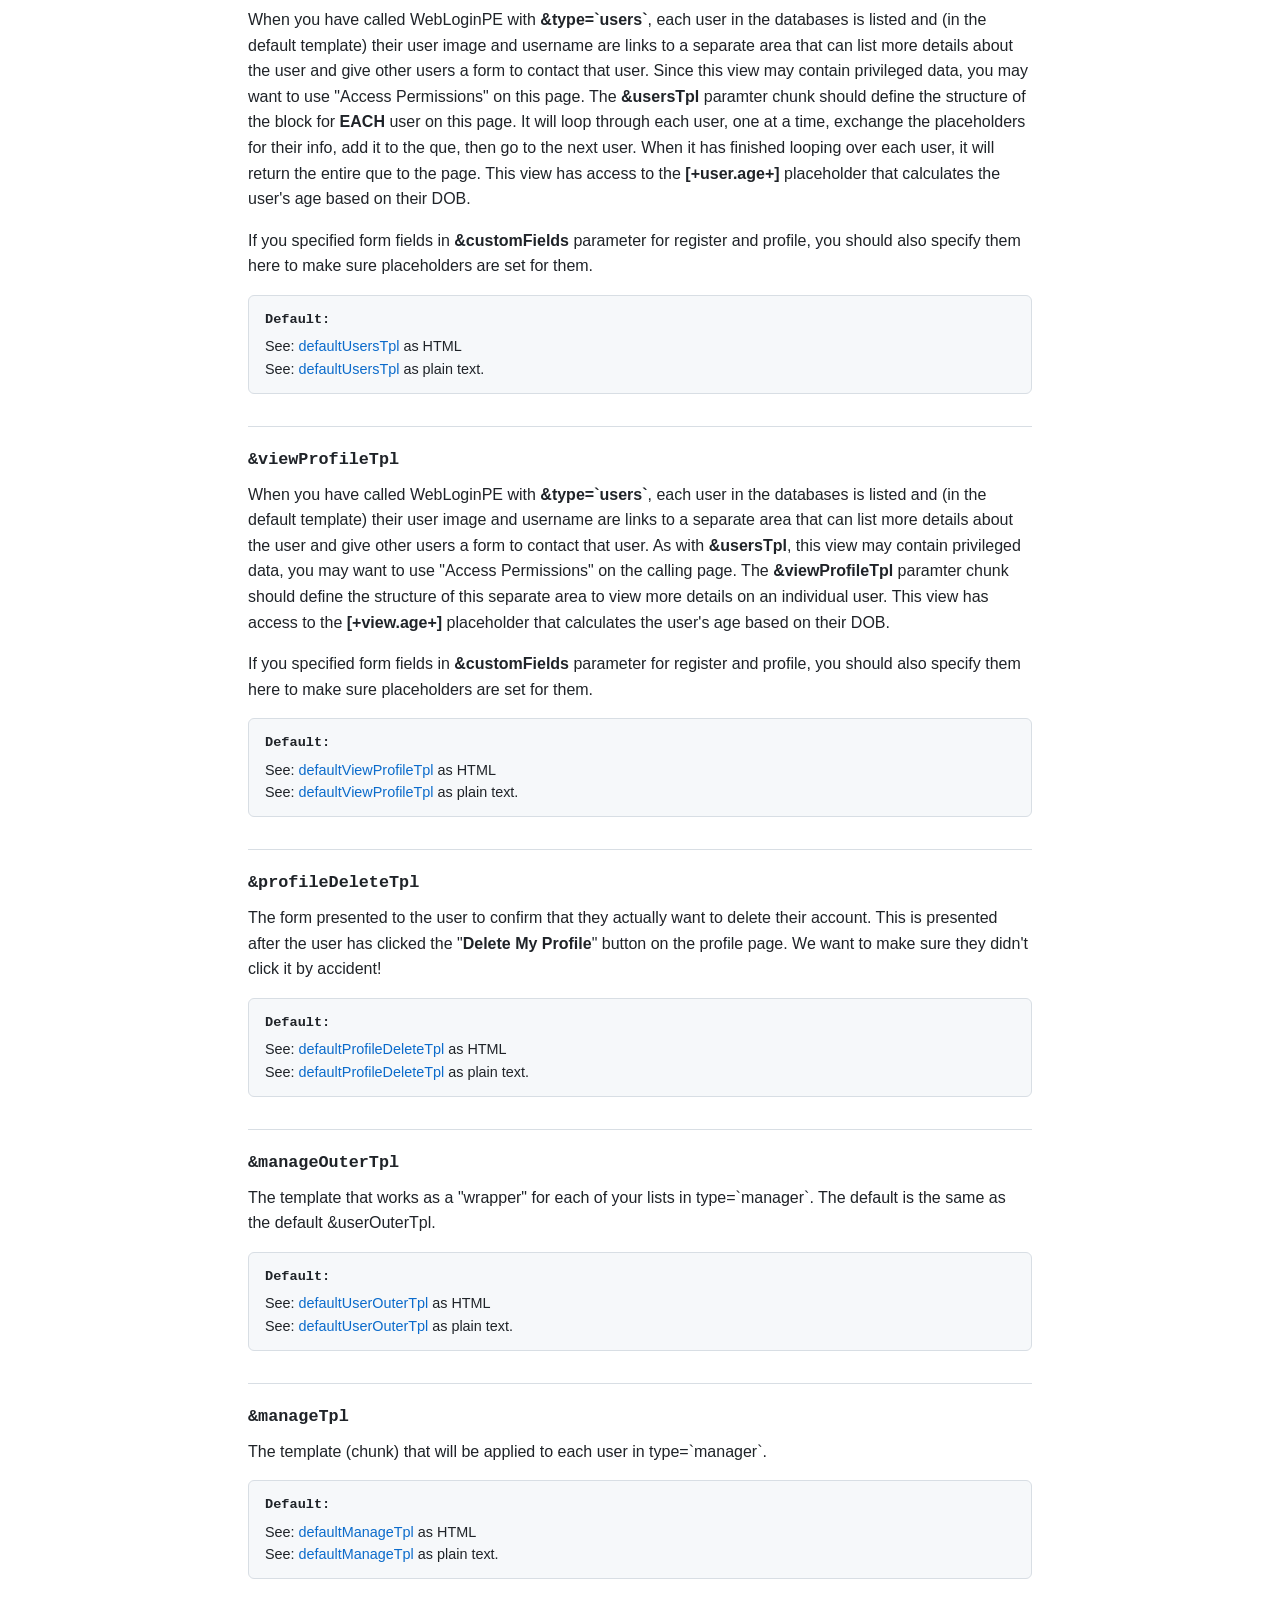
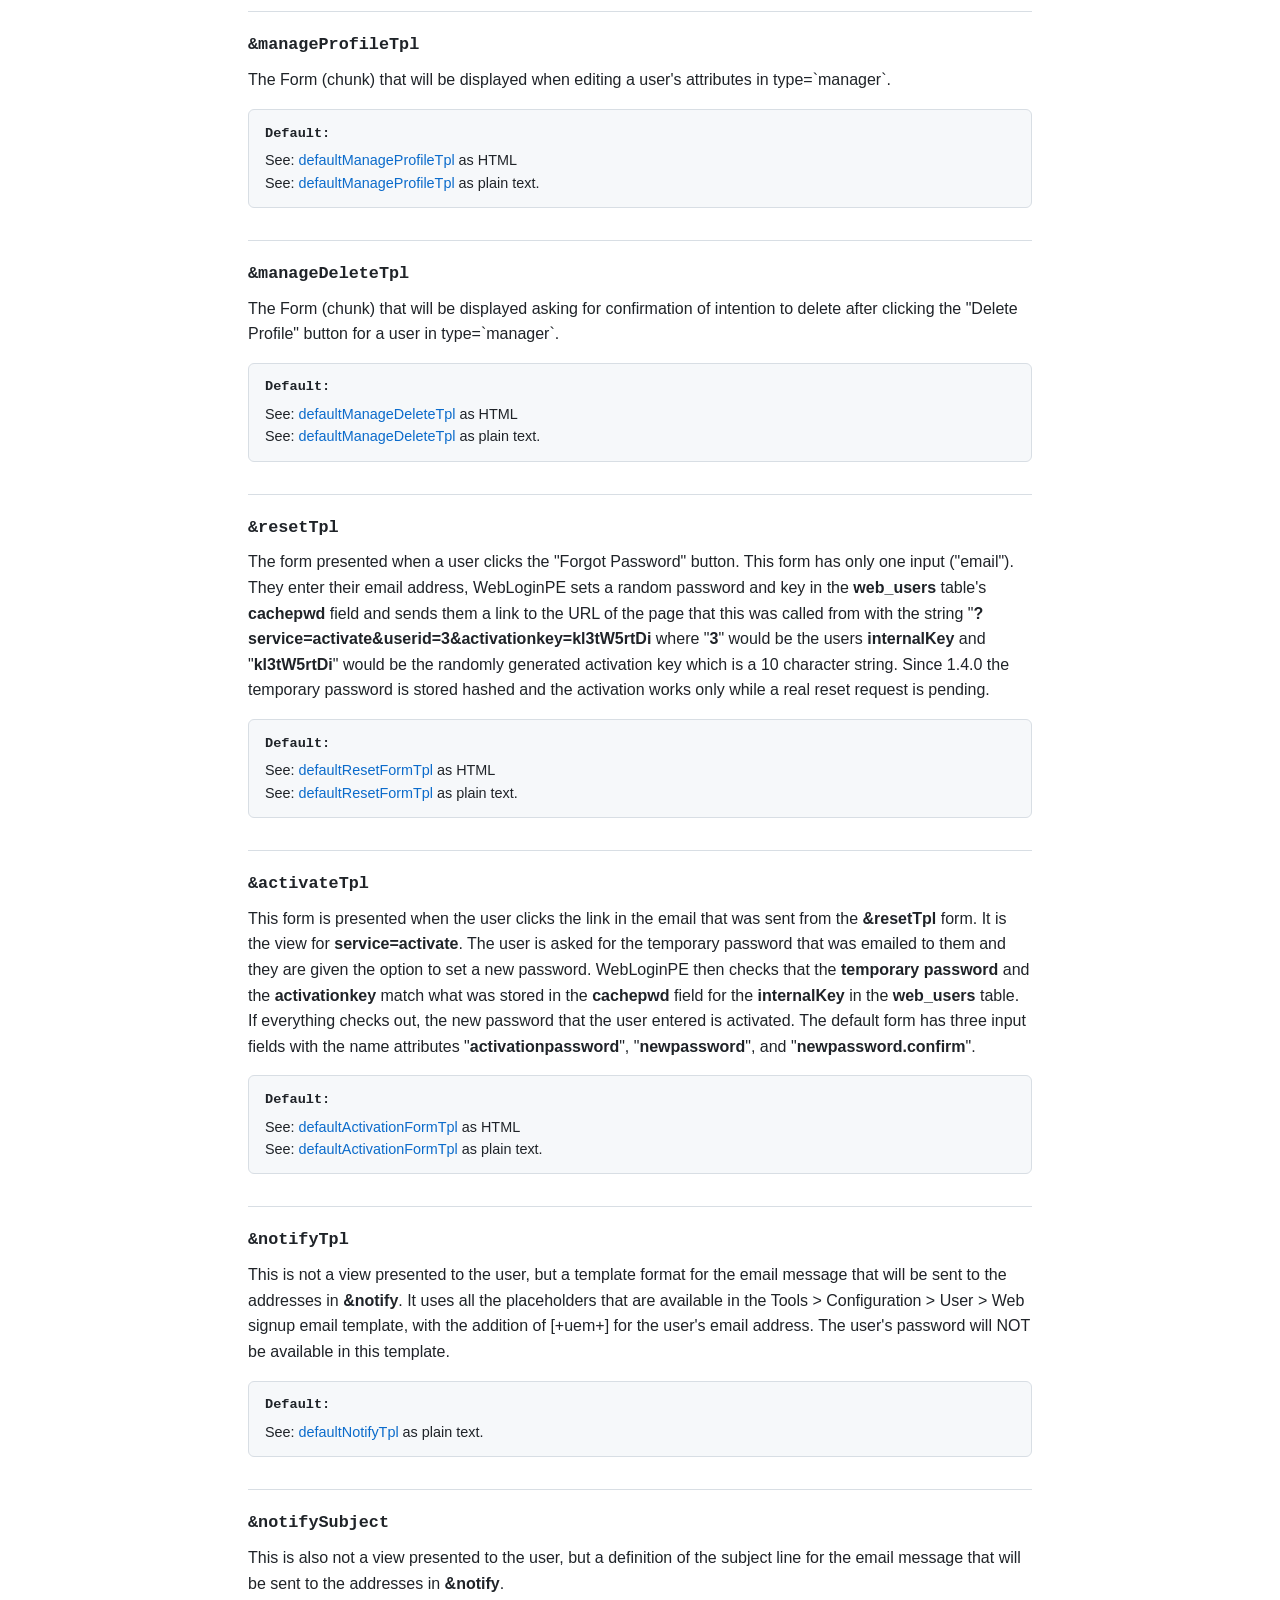
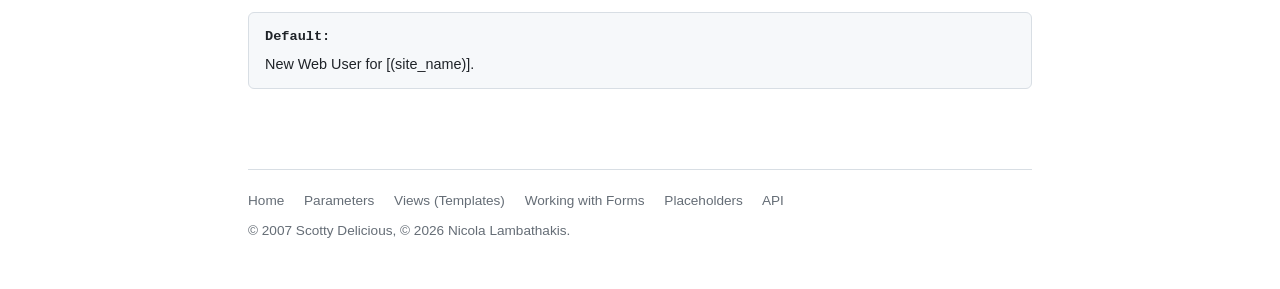
<file: assets/snippets/webloginpe/docs/views.html>
<!DOCTYPE html PUBLIC "-//W3C//DTD XHTML 1.0 Transitional//EN"
	"http://www.w3.org/TR/xhtml1/DTD/xhtml1-transitional.dtd">

<html xmlns="http://www.w3.org/1999/xhtml" xml:lang="en" lang="en">
<head>
	<meta http-equiv="Content-Type" content="text/html; charset=utf-8"/>

	<title>WebLoginPE: Documentation</title>
	<script type="text/javascript" src="style/webloginpe.js"></script>
	<link rel="stylesheet" href="style/webloginpe.css" type="text/css" media="screen" title="WebLoginPE [Screen]" charset="utf-8">
	<link rel="alternate stylesheet" href="style/webloginpe.print.css" type="text/css" media="print,all" title="WebLoginPE [Print]" charset="utf-8">
	
</head>

<body>
	<div id="wrapper">
		<div id="head">
			<h1>WebLoginPE: Advanced User Management.</h1>
			<h2>Version 1.4.2</h2>
			<h3>By Dr. Scotty Delicious, Scientist DFPA. <br/>Maintained by Nicola Lambathakis.</h3>
		</div>
		<div id="select">
			<ul id="menu">
				<li><a href="index.html"><span>Home</span>:</a></li>
				<li><a href="parameters.html"><span>Parameters</span></a></li>
				<li><a class="here" href="views.html"><span>Views (Templates)</span></a></li>
				<li><a href="forms.html"><span>Working with Forms</span></a></li>
				<li><a href="placeholders.html"><span>Placeholders</span></a></li>
				<li><a href="api.html"><span>API</span></a></li>
			</ul>
		</div>
		<div id="content">
			<h4>Using custom views / templates</h4>
			<p>Every view that is presented to the user can be customized using EVO chunks.</p>
			<p>The snippet changes between views based on a post-back system. It looks for the value of $_POST['service'] to determine which view to display. In the case of the default view for a logged in user, a form is presented with two submit buttons. The buttons each have the name attribute set to "service", but a different value</p>
			<div class="code"><div class="parameter">
				&lt;button type=&quot;submit&quot; id=&quot;wlpeLogoutButton&quot; name=&quot;service&quot; value=&quot;logout&quot;&gt;Log Out&lt;/button&gt; <br />
				&lt;button type=&quot;submit&quot; id=&quot;wlpeProfileButton&quot; name=&quot;service&quot; value=&quot;profile&quot;&gt;Profile&lt;/button&gt;
			</div></div>
			<p>If the "Log Out" button is pressed, the $_POST['service'] value is "logout" and WebLoginPE executes the code in the case 'logout': block.</p>
			<p class="warning">In forms that save data (registration, profile, manager) use only <strong>one</strong> submit button named "service" and turn the other actions (Cancel, Back...) into links. When the user presses Enter in a field, the browser submits the form with the first submit button, which may not be the one you expect.</p>
			<h5>The services in WebLoginPE are:</h5>
			<table id="servicesTable">
				<tr>
					<td class="servicesHead">Simple</td>
					<td class="servicesHead">Register</td>
					<td class="servicesHead">Profile</td>
				</tr>
				<tr>
					<td class="servicesList">
						<ul>
							<li>login</li>
							<li>logout</li>
							<li>profile</li>
							<li>saveprofilesimple</li>
							<li>deleteprofilesimple</li>
							<li>confirmdeleteprofilesimple</li>
							<li>registernew</li>
							<li>register</li>
							<li>forgot</li>
							<li>resetpassword</li>
							<li>activate</li>
							<li>activated</li>
							<li>default <span class="sidenote">(display login form or welcome message if user is logged in)</span></li>
						</ul>
					</td>
					<td class="servicesList">
						<ul>
							<li>register</li>
							<li>cancel</li>
							<li>login</li>
							<li>logout</li>
							<li>default <span class="sidenote">(display registration form)</span></li>
						</ul>
					</td>
					<td class="servicesList">
						<ul>
							<li>saveprofile</li>
							<li>cancel</li>
							<li>logout</li>
							<li>deleteprofile</li>
							<li>confirmdeleteprofile</li>
							<li>default <span class="sidenote">(display your profile for editing)</span></li>
						</ul>
					</td>
				</tr>
				<tr>
					<td class="servicesHead">Manager</td>
					<td class="servicesHead">Users</td>
					<td class="servicesHead">&nbsp;</td>
				</tr>
				<tr>
					<td class="servicesList">
						<ul>
							<li>editprofile</li>
							<li>saveuserprofile</li>
							<li>messageuser</li>
							<li>deleteuser</li>
							<li>confirmdeleteuser</li>
							<li>default <span class="sidenote">(display a list of all the site users)</span></li>
						</ul>
					</td>
					<td class="servicesList">
						<ul>
							<li>viewprofile</li>
							<li>messageuser</li>
							<li>default <span class="sidenote">(display all users)</span></li>
						</ul>
					</td>
					<td class="servicesList">&nbsp;</td>
				</tr>
			</table>
				
			<br />	
			<div id="paramList">
					
				<div class="parameter">
					<h5>&amp;messageTpl</h5>
					<p class="details">
						WebLoginPE will display many messages, either confirmations or errors. The message will be placed in a placeholder ([+wlpe.message+]) which you can put anywhere in your custom form or anywhere on the page.
					</p>
					<p class="details">
						When creating the chunk for &amp;messageTpl you should place "[+wlpe.message.text+]" wherever you want the actual message to show up in the template.
					</p>
					<div class="example">
						<h6>Default:</h6>
						&lt;div class=&quot;wlpeMessage&quot;&gt;&lt;p class=&quot;wlpeMessageText&quot;&gt;[+wlpe.message.text+]&lt;/p&gt;&lt;/div&gt;
					</div>
				</div>
				
				<div class="parameter">
					<h5>&amp;loginFormTpl</h5>
					<p class="details">
						The view presented to the user asking for their "username" and "password". Required form field names are "username" and "password". Optional inputs are a checkbox named "rememberme", which keeps the user logged in for the number of days set in <a href="parameters.html#rememberDays">&amp;rememberDays</a> (default 30), or a select named "stayloggedin", which keeps the user logged in for the number of seconds specified in each option value. The cookie is named "wlpe_remember" and contains a random token, never the username or the password: the token is renewed at every automatic login and deleted at logout or when the password changes.
					</p>
					<div class="example">
						<h6>Default:</h6>
						See: <a href="javascript:viewTemplate('defaultLoginFormTpl')">defaultLoginFormTpl</a> as HTML<br />
						See: <a href="javascript:viewTemplateAsText('defaultLoginFormTpl')">defaultLoginFormTpl</a> as plain text.
					</div>
				</div>
				
				<div class="parameter">
					<h5>&amp;successTpl</h5>
					<p class="details">
						The view presented to a logged in user instead of the login form, for example a welcome message with the buttons "logout" and "profile". You can use all the [+user.<em>fieldname</em>+] placeholders of the current user.
					</p>
					<div class="example">
						<h6>Default:</h6>
						See: <a href="javascript:viewTemplate('defaultLoginSuccessTpl')">defaultLoginSuccessTpl</a> as HTML<br />
						See: <a href="javascript:viewTemplateAsText('defaultLoginSuccessTpl')">defaultLoginSuccessTpl</a> as plain text.
					</div>
				</div>
				
				<div class="parameter">
					<h5>&amp;registerTpl</h5>
					<p class="details">
						The view presented to the user to register for a new account. You can have a form input for every field in the database table "web_user_attributes" and all the fields set in <strong>&amp;customFields</strong><span class="warning">*</span>. When setting up your form, the input name attribute should be the same as the field name in the table. For example, the form input asking for the users mobile phone number (table field "mobilephone") should be:</p>
						<div class="example">
							&lt;input type=&quot;text&quot; name=&quot;mobilephone&quot; value=&quot;[+post.mobilephone+]&quot; /&gt;
						</div>
						<p class="details">
							Placeholders for values in the <strong>$_POST array</strong> are available for use in your forms so that if there is an error, all the information that the user entered in your form is not lost. As you can see in the example for "mobilephone" above, the placeholder "<strong>[+post.<em>inputname</em>+]</strong>" is set for each input name attribute.
						</p>
						<p class="details">
							If you specified form fields in <strong>&amp;inputHandler</strong>, you could also use the <strong>[+form.<em>fieldname</em>+]</strong> placeholder here.
						</p>
						<p class="details">
							If you enabled <a href="parameters.html#csrf">&amp;csrf</a>, every form (registration, login, profile, reset, activation...) must contain the <strong>[+form.csrf+]</strong> placeholder.
						</p>
					<p class="warning">
						<strong>*</strong>It is advised against providing inputs for id, internalKey, role, blocked, blockedunitl, blockedafter, failedlogincount, and sessionid as that can SERIOUSLY corrupt your entire EVO installation. Those fields should only be edited by the web master from the back end.
					</p>
					<div class="example">
						<h6>Default Instant:</h6>
						See: <a href="javascript:viewTemplate('defaultRegisterInstantFormTpl')">defaultRegisterInstantFormTpl</a> as HTML<br />
						See: <a href="javascript:viewTemplateAsText('defaultRegisterInstantFormTpl')">defaultRegisterInstantFormTpl</a> as plain text.<br /><br />
						<h6>Default Verify:</h6>
						See: <a href="javascript:viewTemplate('defaultRegisterVerifyFormTpl')">defaultRegisterVerifyFormTpl</a> as HTML<br />
						See: <a href="javascript:viewTemplateAsText('defaultRegisterVerifyFormTpl')">defaultRegisterVerifyFormTpl</a> as plain text.
					</div>
				</div>
				
				<div class="parameter">
					<h5>&amp;registerSuccessTpl</h5>
					<p class="details">
						The view presented to the user to after successfully registering for a new account. If you want this custom view to be displayed after registration, DO NOT put the <strong>&amp;regSuccessId</strong> parameter in your call. The default is the whatever is specified in <strong>&amp;loginFormTpl</strong> so the user can log in after registering.
					</p>
					<div class="example">
						<h6>Default:</h6>
						See: <a href="javascript:viewTemplate('defaultLoginFormTpl')">defaultLoginFormTpl</a> as HTML<br />
						See: <a href="javascript:viewTemplateAsText('defaultLoginFormTpl')">defaultLoginFormTpl</a> as plain text.
					</div>
				</div>
				
				<div class="parameter">
					<h5>&amp;tosChunk</h5>
					<p class="details">
						In your registration form, you may want your users to agree to your "<strong>Terms Of Service / Privacy Policy</strong>" before you accept their registration. You specify your terms of service chunk with this parameter, then in your registration form, use the placeholder <strong>[+tos+]</strong> (which is set by WebLoginPE to hold your tosChunk) where you want your Terms of Service to be displayed and put a checkbox with the name attribute set to "<strong>tos</strong>". You should also specify "<strong>tos</strong>" in the <strong>&amp;regRequired</strong> parameter to make sure that if they don't check it (signifying that they agree) they will not be allowed to register.
					</p>
					<div class="example">
						&lt;p id=&quot;wlpeTermsOfServiceLabel&quot;&gt;Terms of Service/Privacy Policy&lt;/p&gt;<br />
						&lt;div id=&quot;wlpeTermsOfService&quot;&gt;[+tos+]&lt;/div&gt;<br />
						&lt;label for=&quot;wlpeTosCheckbox&quot; id=&quot;wlpeTosCheckboxLabel&quot;&gt;&lt;span class=&quot;required&quot;&gt;*&lt;/span&gt;I accept the Terms of Service<br />
							&lt;input type=&quot;checkbox&quot; id=&quot;wlpeTosCheckbox&quot; name=&quot;tos&quot; /&gt;<br />
						&lt;/label&gt;<br />
					</div><br />
					<p class="details">
						The default terms of service were generated by <strong>Kinky Solution's</strong> <a href="http://www.bennadel.com/blog/819-Terms-Of-Service-Privacy-Policy-Document-Generator.htm">Terms Of Service / Privacy Policy Document Generator</a>.
					</p>
					<div class="example">
						<h6>Default:</h6>
						See: <a href="javascript:viewTemplate('defaultTosTpl')">defaultTosTpl</a> as HTML<br />
						See: <a href="javascript:viewTemplateAsText('defaultTosTpl')">defaultTosTpl</a> as plain text.
					</div>
				</div>
				
				<div class="parameter">
					<h5>&amp;profileTpl</h5>
					<p class="details">
						The form presented to the user which allows them to modify their attributes stored in the databse. Like <strong>&amp;registerTpl</strong>, this form can contain as many or as few of the table fields from web_user_attributes AND the extended user attributes table as you want. The difference in this form is that you can set the value of the form fields to one of the placeholders. For example the "Full Name" input would look like:
					</p>
					<div class="example">
						&lt;input type=&quot;text&quot; name=&quot;fullname&quot; value=&quot;[+user.fullname+]&quot; /&gt;
					</div>
					<p class="details">
						If you specified form fields in <strong>&amp;inputHandler</strong>, you could also use the <strong>[+form.<em>fieldname</em>+]</strong> placeholder here and the users selections and checks would be remembered and pre-selected or pre-checked.
					</p>
					<p class="details">
						Only the fields present in the submitted form are saved: fields that are not in your form keep their stored value. Checkboxes defined in <strong>&amp;inputHandler</strong> are always saved, so an unchecked checkbox is saved as empty.
					</p>
					
					<div class="example">
						<h6>Default:</h6>
						See: <a href="javascript:viewTemplate('defaultProfileTpl')">defaultProfileTpl</a> as HTML<br />
						See: <a href="javascript:viewTemplateAsText('defaultProfileTpl')">defaultProfileTpl</a> as plain text.
					</div>
				</div>
				
				<div class="parameter">
					<h5>&amp;userOuterTpl</h5>
					<p class="details">
						The template that works as a "wrapper" for each of your lists in type=`users`.
					</p>
					<div class="example">
						<h6>Default:</h6>
						See: <a href="javascript:viewTemplate('defaultUserOuterTpl')">defaultUserOuterTpl</a> as HTML<br />
						See: <a href="javascript:viewTemplateAsText('defaultUserOuterTpl')">defaultUserOuterTpl</a> as plain text.
					</div>
				</div>
				
				<div class="parameter">
					<h5>&amp;usersTpl</h5>
					<p class="details">
						When you have called WebLoginPE with <strong>&amp;type=`users`</strong>, each user in the databases is listed and (in the default template) their user image and username are links to a separate area that can list more details about the user and give other users a form to contact that user. Since this view may contain privileged data, you may want to use "Access Permissions" on this page. The <strong>&amp;usersTpl</strong> paramter chunk should define the structure of the block for <strong>EACH</strong> user on this page. It will loop through each user, one at a time, exchange the placeholders for their info, add it to the que, then go to the next user. When it has finished looping over each user, it will return the entire que to the page. This view has access to the <strong>[+user.age+]</strong> placeholder that calculates the user's age based on their DOB.
					</p>
					<p class="details">
						If you specified form fields in <strong>&amp;customFields</strong> parameter for register and profile, you should also specify them here to make sure placeholders are set for them.
					</p>
					<div class="example">
						<h6>Default:</h6>
						See: <a href="javascript:viewTemplate('defaultUsersTpl')">defaultUsersTpl</a> as HTML<br />
						See: <a href="javascript:viewTemplateAsText('defaultUsersTpl')">defaultUsersTpl</a> as plain text.
					</div>
				</div>
				
				<div class="parameter">
					<h5>&amp;viewProfileTpl</h5>
					<p class="details">
						When you have called WebLoginPE with <strong>&amp;type=`users`</strong>, each user in the databases is listed and (in the default template) their user image and username are links to a separate area that can list more details about the user and give other users a form to contact that user. As with <strong>&amp;usersTpl</strong>, this view may contain privileged data, you may want to use "Access Permissions" on the calling page. The <strong>&amp;viewProfileTpl</strong> paramter chunk should define the structure of this separate area to view more details on an individual user. This view has access to the <strong>[+view.age+]</strong> placeholder that calculates the user's age based on their DOB.
					</p>
					<p class="details">
						If you specified form fields in <strong>&amp;customFields</strong> parameter for register and profile, you should also specify them here to make sure placeholders are set for them.
					</p>
					<div class="example">
						<h6>Default:</h6>
						See: <a href="javascript:viewTemplate('defaultViewProfileTpl')">defaultViewProfileTpl</a> as HTML<br />
						See: <a href="javascript:viewTemplateAsText('defaultViewProfileTpl')">defaultViewProfileTpl</a> as plain text.
					</div>
				</div>
				
				<div class="parameter">
					<h5>&amp;profileDeleteTpl</h5>
					<p class="details">
						The form presented to the user to confirm that they actually want to delete their account. This is presented after the user has clicked the "<strong>Delete My Profile</strong>" button on the profile page. We want to make sure they didn't click it by accident!
					</p>
					<div class="example">
						<h6>Default:</h6>
						See: <a href="javascript:viewTemplate('defaultProfileDeleteTpl')">defaultProfileDeleteTpl</a> as HTML<br />
						See: <a href="javascript:viewTemplateAsText('defaultProfileDeleteTpl')">defaultProfileDeleteTpl</a> as plain text.
					</div>
				</div>
				
				<div class="parameter">
					<h5>&amp;manageOuterTpl</h5>
					<p class="details">
						The template that works as a "wrapper" for each of your lists in type=`manager`. The default is the same as the default &amp;userOuterTpl.
					</p>
					<div class="example">
						<h6>Default:</h6>
						See: <a href="javascript:viewTemplate('defaultUserOuterTpl')">defaultUserOuterTpl</a> as HTML<br />
						See: <a href="javascript:viewTemplateAsText('defaultUserOuterTpl')">defaultUserOuterTpl</a> as plain text.
					</div>
				</div>
				
				<div class="parameter">
					<h5>&amp;manageTpl</h5>
					<p class="details">
						The template (chunk) that will be applied to each user in type=`manager`.
					</p>
					<div class="example">
						<h6>Default:</h6>
						See: <a href="javascript:viewTemplate('defaultManageTpl')">defaultManageTpl</a> as HTML<br />
						See: <a href="javascript:viewTemplateAsText('defaultManageTpl')">defaultManageTpl</a> as plain text.
					</div>
				</div>
				
				<div class="parameter">
					<h5>&amp;manageProfileTpl</h5>
					<p class="details">
						The Form (chunk) that will be displayed when editing a user's attributes in type=`manager`.
					</p>
					<div class="example">
						<h6>Default:</h6>
						See: <a href="javascript:viewTemplate('defaultManageProfileTpl')">defaultManageProfileTpl</a> as HTML<br />
						See: <a href="javascript:viewTemplateAsText('defaultManageProfileTpl')">defaultManageProfileTpl</a> as plain text.
					</div>
				</div>
				
				<div class="parameter">
					<h5>&amp;manageDeleteTpl</h5>
					<p class="details">
						The Form (chunk) that will be displayed asking for confirmation of intention to delete after clicking the "Delete Profile" button for a user in type=`manager`.
					</p>
					<div class="example">
						<h6>Default:</h6>
						See: <a href="javascript:viewTemplate('defaultManageDeleteTpl')">defaultManageDeleteTpl</a> as HTML<br />
						See: <a href="javascript:viewTemplateAsText('defaultManageDeleteTpl')">defaultManageDeleteTpl</a> as plain text.
					</div>
				</div>
				
				<div class="parameter">
					<h5>&amp;resetTpl</h5>
					<p class="details">
						The form presented when a user clicks the "Forgot Password" button. This form has only one input ("email"). They enter their email address, WebLoginPE sets a random password and key in the <strong>web_users</strong> table's <strong>cachepwd</strong> field and sends them a link to the URL of the page that this was called from with the string "<strong>?service=activate&amp;userid=3&amp;activationkey=kl3tW5rtDi</strong> where "<strong>3</strong>" would be the users <strong>internalKey</strong> and "<strong>kl3tW5rtDi</strong>" would be the randomly generated activation key which is a 10 character string. Since 1.4.0 the temporary password is stored hashed and the activation works only while a real reset request is pending.
					</p>
					<div class="example">
						<h6>Default:</h6>
						See: <a href="javascript:viewTemplate('defaultResetFormTpl')">defaultResetFormTpl</a> as HTML<br />
						See: <a href="javascript:viewTemplateAsText('defaultResetFormTpl')">defaultResetFormTpl</a> as plain text.
					</div>
				</div>
				
				<div class="parameter">
					<h5>&amp;activateTpl</h5>
					<p class="details">
						This form is presented when the user clicks the link in the email that was sent from the <strong>&amp;resetTpl</strong> form. It is the view for <strong>service=activate</strong>. The user is asked for the temporary password that was emailed to them and they are given the option to set a new password. WebLoginPE then checks that the <strong>temporary password</strong> and the <strong>activationkey</strong> match what was stored in the <strong>cachepwd</strong> field for the <strong>internalKey</strong> in the <strong>web_users</strong> table. If everything checks out, the new password that the user entered is activated. The default form has three input fields with the name attributes "<strong>activationpassword</strong>", "<strong>newpassword</strong>", and "<strong>newpassword.confirm</strong>".
					</p>
					<div class="example">
						<h6>Default:</h6>
						See: <a href="javascript:viewTemplate('defaultActivationFormTpl')">defaultActivationFormTpl</a> as HTML<br />
						See: <a href="javascript:viewTemplateAsText('defaultActivationFormTpl')">defaultActivationFormTpl</a> as plain text.
					</div>
				</div>
				
				<div class="parameter">
					<h5>&amp;notifyTpl</h5>
					<p class="details">
						This is not a view presented to the user, but a template format for the email message that will be sent to the addresses in <strong>&amp;notify</strong>. It uses all the placeholders that are available in the Tools > Configuration > User > Web signup email template, with the addition of [+uem+] for the user's email address. The user's password will NOT be available in this template.
					<div class="example">
						<h6>Default:</h6>
						See: <a href="javascript:viewTemplateAsText('defaultNotifyTpl')">defaultNotifyTpl</a> as plain text.
					</div>
				</div>
				
				<div class="parameter">
					<h5>&amp;notifySubject</h5>
					<p class="details">
						This is also not a view presented to the user, but a definition of the subject line for the email message that will be sent to the addresses in <strong>&amp;notify</strong>.
					<div class="example">
						<h6>Default:</h6>
						New Web User for [(site_name)].
					</div>
				</div>
				
			</div>
		</div>
		
		
		<div id="foot">
			<p id="footmenu">
				<a href="index.html">Home</a>
				<a href="parameters.html">Parameters</a>
				<a href="views.html">Views (Templates)</a>
				<a href="forms.html">Working with Forms</a>
				<a href="placeholders.html">Placeholders</a>
				<a href="api.html">API</a>
			</p>
			<p id="credits">&copy; 2007 Scotty Delicious, &copy; 2026 Nicola Lambathakis.</p>
		</div>
	</div>
</body>
</html>
</file>
<file: assets/snippets/webloginpe/docs/style/webloginpe.css>
/*
 * WebLoginPE documentation - minimal style (1.4.x)
 * No images, no JavaScript required for the layout.
 */

:root {
	--text: #1f2328;
	--muted: #656d76;
	--bg: #ffffff;
	--soft: #f6f8fa;
	--line: #d8dee4;
	--accent: #0b6bcb;
	--warn-bg: #fff8e6;
	--warn-line: #d4a72c;
	--mono: ui-monospace, SFMono-Regular, Menlo, Consolas, "Liberation Mono", monospace;
}

/* dark: system setting, unless the reader chose light with the switch in the menu */
@media (prefers-color-scheme: dark) {
	:root:not([data-theme="light"]) {
		--text: #e6edf3;
		--muted: #9198a1;
		--bg: #0d1117;
		--soft: #161b22;
		--line: #30363d;
		--accent: #4493f8;
		--warn-bg: #2a2109;
		--warn-line: #9e7c1f;
	}
}
:root[data-theme="dark"] {
	--text: #e6edf3;
	--muted: #9198a1;
	--bg: #0d1117;
	--soft: #161b22;
	--line: #30363d;
	--accent: #4493f8;
	--warn-bg: #2a2109;
	--warn-line: #9e7c1f;
}

* { box-sizing: border-box; }

html { -webkit-text-size-adjust: 100%; }

body {
	margin: 0;
	background: var(--bg);
	color: var(--text);
	font: 16px/1.6 -apple-system, BlinkMacSystemFont, "Segoe UI", Roboto, "Helvetica Neue", Arial, sans-serif;
}

a { color: var(--accent); text-decoration: none; }
a:hover { text-decoration: underline; }

#wrapper {
	max-width: 52rem;
	margin: 0 auto;
	padding: 2.5rem 1.5rem 3rem;
}

/* ---------- header ---------- */
#head { margin-bottom: 1.5rem; }
#head h1 {
	margin: 0;
	font-size: 1.75rem;
	line-height: 1.25;
	font-weight: 700;
	letter-spacing: -0.01em;
}
#head h2 {
	display: inline-block;
	margin: 0.6rem 0 0;
	padding: 0.1rem 0.55rem;
	border: 1px solid var(--line);
	border-radius: 999px;
	font-size: 0.8rem;
	font-weight: 600;
	color: var(--muted);
}
#head h3 {
	margin: 0.6rem 0 0;
	font-size: 0.9rem;
	font-weight: 400;
	color: var(--muted);
}

/* ---------- navigation ---------- */
#select {
	position: sticky;
	top: 0;
	z-index: 1;
	background: var(--bg);
	border-bottom: 1px solid var(--line);
	margin: 0 0 2rem;
}
#menu {
	display: flex;
	flex-wrap: wrap;
	gap: 0 1.5rem;
	margin: 0;
	padding: 0;
	list-style: none;
}
#menu li { margin: 0; }
#menu li.theme-switch { margin-left: auto; display: flex; align-items: center; }
#theme-toggle {
	width: 2rem;
	height: 2rem;
	padding: 0;
	border: 1px solid var(--line);
	border-radius: 6px;
	background: transparent;
	color: var(--muted);
	font-size: 1rem;
	line-height: 1;
	cursor: pointer;
}
#theme-toggle:hover { color: var(--text); border-color: var(--muted); }
#menu a span { font-size: 0.95rem; }
#menu a {
	display: inline-block;
	font-size: 0; /* hides the ":" after "Home" in the markup */
	padding: 0.7rem 0;
	color: var(--muted);
	border-bottom: 2px solid transparent;
	margin-bottom: -1px;
}
#menu a:hover { color: var(--text); text-decoration: none; }
#menu a.here { color: var(--text); font-weight: 600; border-bottom-color: var(--accent); }

/* ---------- content ---------- */
#content h4 {
	margin: 2.5rem 0 0.75rem;
	font-size: 1.35rem;
	line-height: 1.3;
}
#content > h4:first-child { margin-top: 0; }
#content h5 {
	margin: 0 0 0.5rem;
	font-size: 1.05rem;
	font-family: var(--mono);
	font-weight: 600;
}
#content h6 {
	margin: 0 0 0.35rem;
	font-family: var(--mono);
	font-size: 0.85rem;
	font-weight: 600;
	color: var(--text);
}
p { margin: 0 0 1rem; }
ul, ol { padding-left: 1.4rem; }
li { margin: 0.25rem 0; }
code {
	font-family: var(--mono);
	font-size: 0.875em;
	background: var(--soft);
	border: 1px solid var(--line);
	border-radius: 4px;
	padding: 0.05rem 0.3rem;
}
hr, hr.hr {
	border: 0;
	border-top: 1px solid var(--line);
	margin: 2rem 0;
}

/* changelog and install steps: <ol><h5>title</h5><li>... */
#content ol {
	margin: 0 0 1.75rem;
	padding-left: 1.4rem;
}
#content ol > h5 {
	margin: 0 0 0.5rem -1.4rem;
	font-family: inherit;
	font-size: 1rem;
}

/* ---------- parameters, events, methods ---------- */
.paramList, #paramList, #paramList1 { margin: 0; }
.parameter {
	padding: 1.25rem 0;
	border-top: 1px solid var(--line);
}
.paramList > .parameter:first-child,
#paramList > .parameter:first-child,
#paramList1 > .parameter:first-child { border-top: 0; padding-top: 0.25rem; }
.details { color: var(--text); }

.example, .code {
	margin: 0.75rem 0;
	padding: 0.8rem 1rem;
	background: var(--soft);
	border: 1px solid var(--line);
	border-radius: 6px;
	font-family: var(--mono);
	font-size: 0.85rem;
	line-height: 1.55;
	overflow-x: auto;
	word-break: break-word;
}
.example .example {
	margin: 0.4rem 0 0;
	padding: 0;
	background: none;
	border: 0;
	font-family: inherit;
	font-size: 0.95rem;
}
.code .parameter { padding: 0; border: 0; }
/* blocks with a title (API descriptions, "Default:" boxes) are prose, not code */
.example:has(> h6) { font-family: inherit; font-size: 0.9rem; }

.sidenote {
	color: var(--muted);
	font-family: inherit;
	font-size: 0.85em;
	font-weight: 400;
}
.warning {
	color: inherit;
}
p.warning {
	padding: 0.75rem 1rem;
	background: var(--warn-bg);
	border-left: 3px solid var(--warn-line);
	border-radius: 0 6px 6px 0;
	font-size: 0.95rem;
}
span.warning { font-weight: 600; }

/* ---------- services table ---------- */
#servicesTable {
	width: 100%;
	border-collapse: collapse;
	margin: 0.5rem 0 1.5rem;
	font-size: 0.9rem;
}
#servicesTable td {
	vertical-align: top;
	padding: 0.5rem 0.75rem;
	border: 1px solid var(--line);
}
.servicesHead {
	background: var(--soft);
	font-weight: 600;
}
.servicesList ul { margin: 0; padding-left: 1.1rem; font-family: var(--mono); font-size: 0.85rem; }

/* ---------- live form samples in forms.html ---------- */
#content label { display: inline-block; margin: 0.25rem 0; }
#content select, #content input, #content button {
	font: inherit;
	font-size: 0.9rem;
}

/* ---------- footer ---------- */
#foot {
	margin-top: 3rem;
	padding-top: 1.25rem;
	border-top: 1px solid var(--line);
	color: var(--muted);
	font-size: 0.85rem;
}
#footmenu { margin: 0 0 0.5rem; }
#footmenu a { color: var(--muted); margin-right: 1rem; }
#footmenu a:hover { color: var(--text); }
#credits { margin: 0; }

@media (max-width: 40rem) {
	#wrapper { padding: 1.5rem 1rem 2rem; }
	#head h1 { font-size: 1.4rem; }
	#menu { gap: 0 1rem; }
}
</file>
<file: assets/snippets/webloginpe/docs/style/webloginpe.print.css>
/* WebLoginPE documentation - print style (1.4.x) */
body { margin: 0; color: #000; background: #fff; font: 11pt/1.5 Georgia, "Times New Roman", serif; }
#wrapper { max-width: none; padding: 0; }
#select, #footmenu { display: none; }
a { color: #000; text-decoration: none; }
#head h1 { font-size: 18pt; margin: 0; }
#head h2, #head h3 { font-size: 10pt; font-weight: normal; margin: 2pt 0; }
h4 { font-size: 14pt; margin: 18pt 0 6pt; page-break-after: avoid; }
h5 { font-size: 11pt; margin: 0 0 4pt; page-break-after: avoid; }
.parameter { padding: 8pt 0; border-top: 0.5pt solid #999; page-break-inside: avoid; }
.example, .code { font-family: "Courier New", monospace; font-size: 9pt; border: 0.5pt solid #999; padding: 6pt; margin: 6pt 0; }
p.warning { border-left: 2pt solid #000; padding-left: 6pt; }
#servicesTable { border-collapse: collapse; width: 100%; }
#servicesTable td { border: 0.5pt solid #999; padding: 4pt; vertical-align: top; }
#foot { margin-top: 18pt; font-size: 9pt; }
</file>
